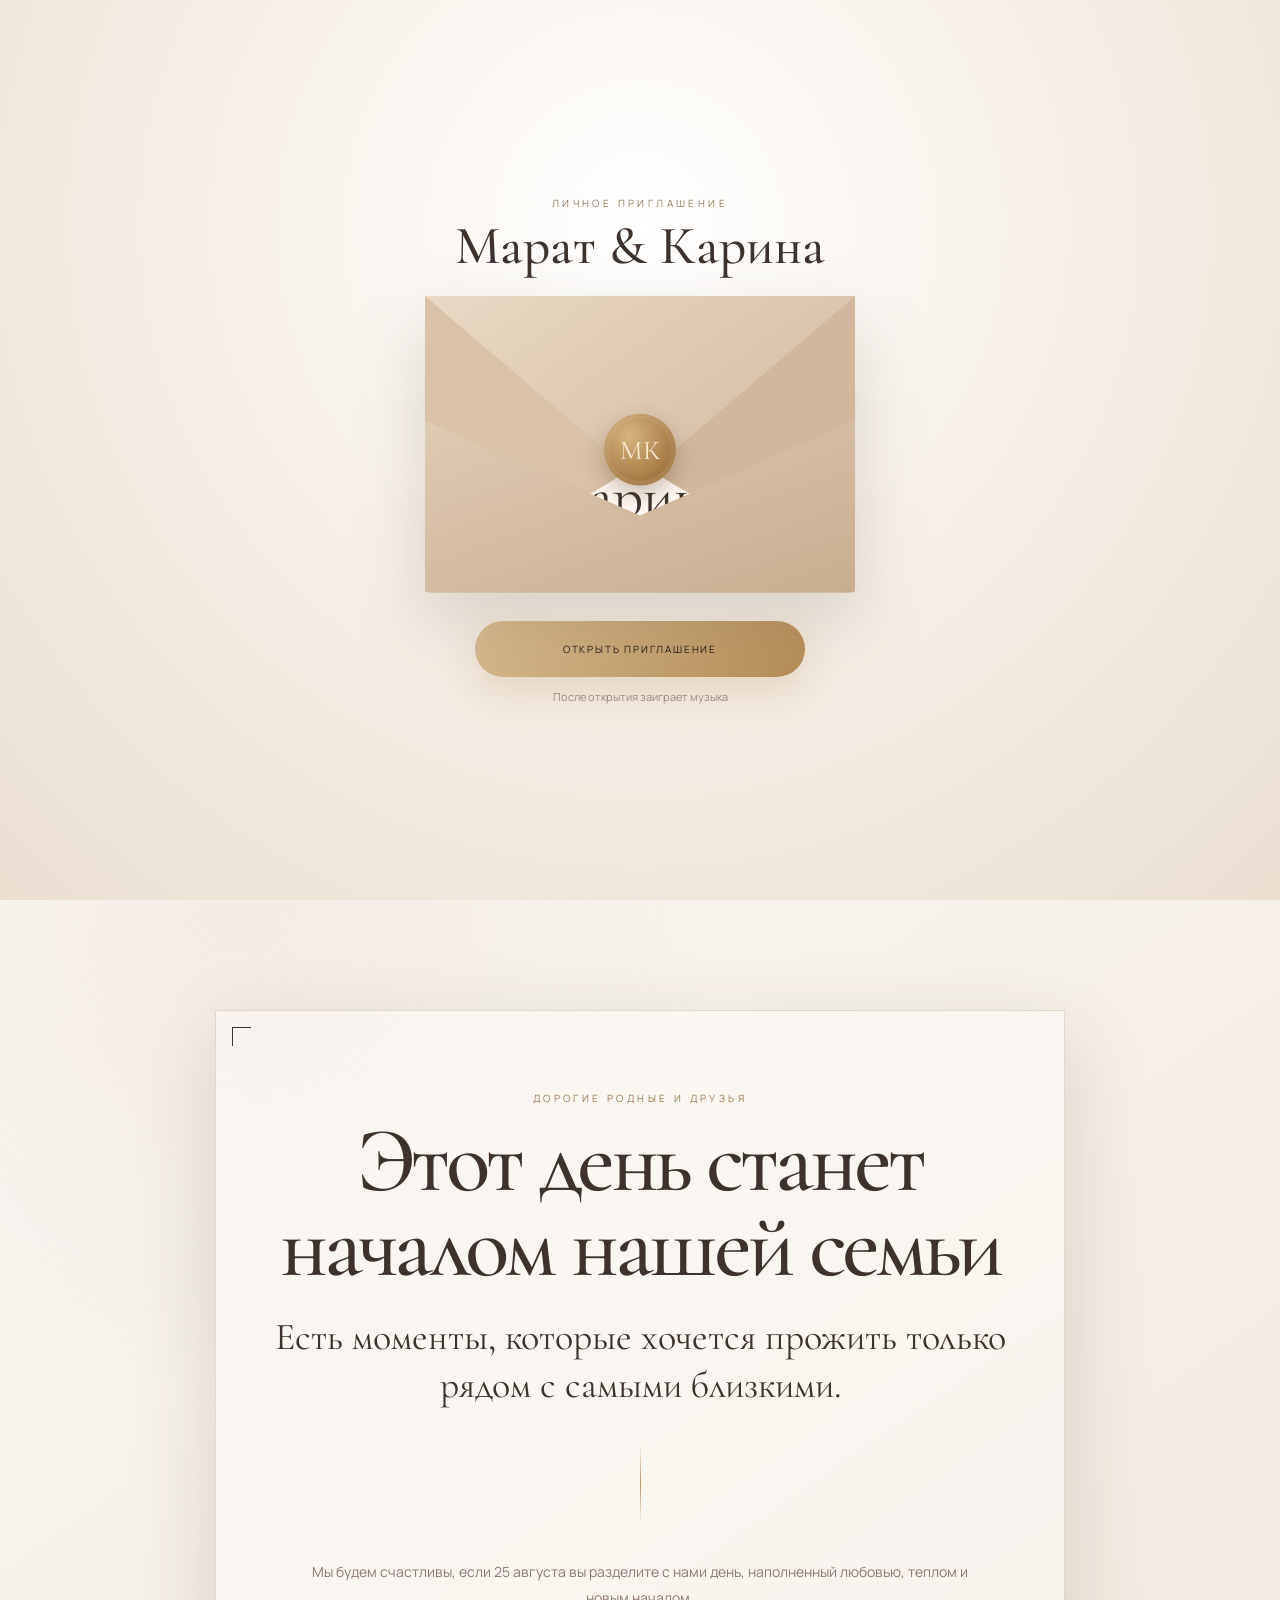
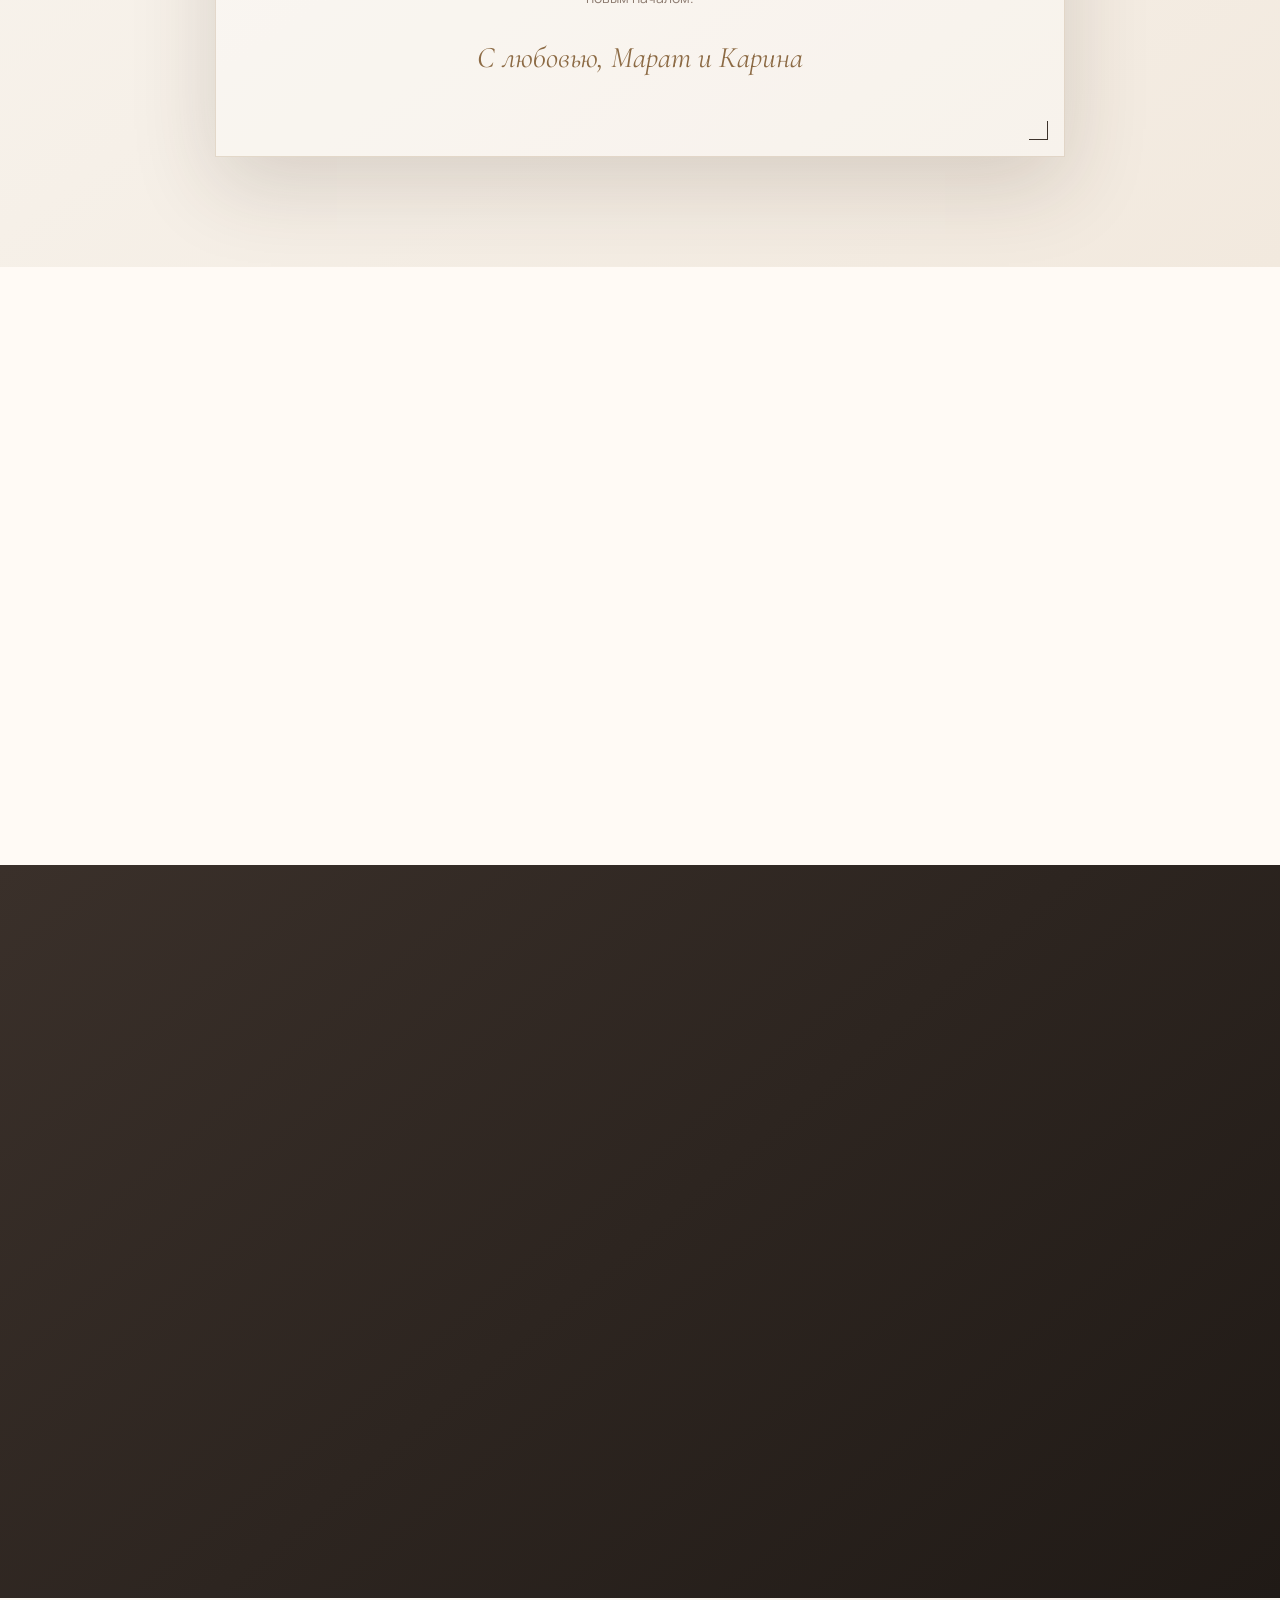
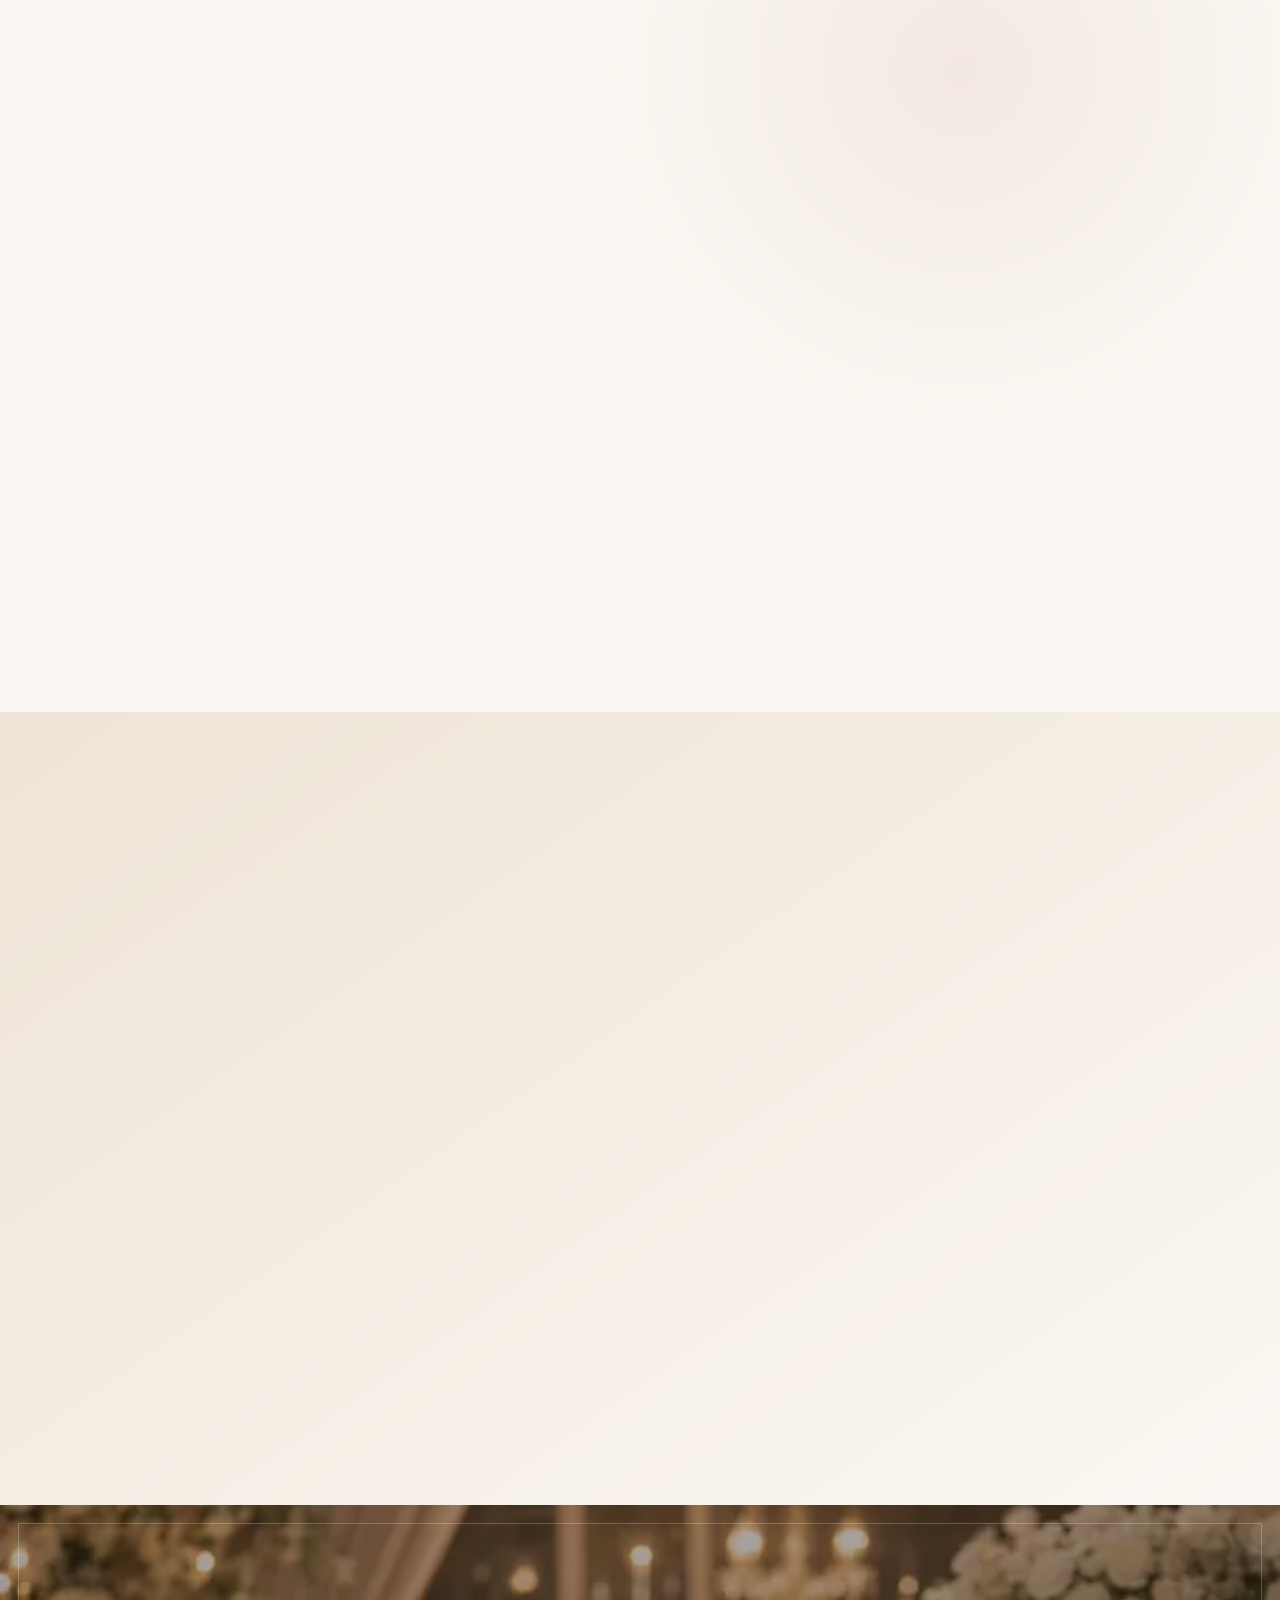
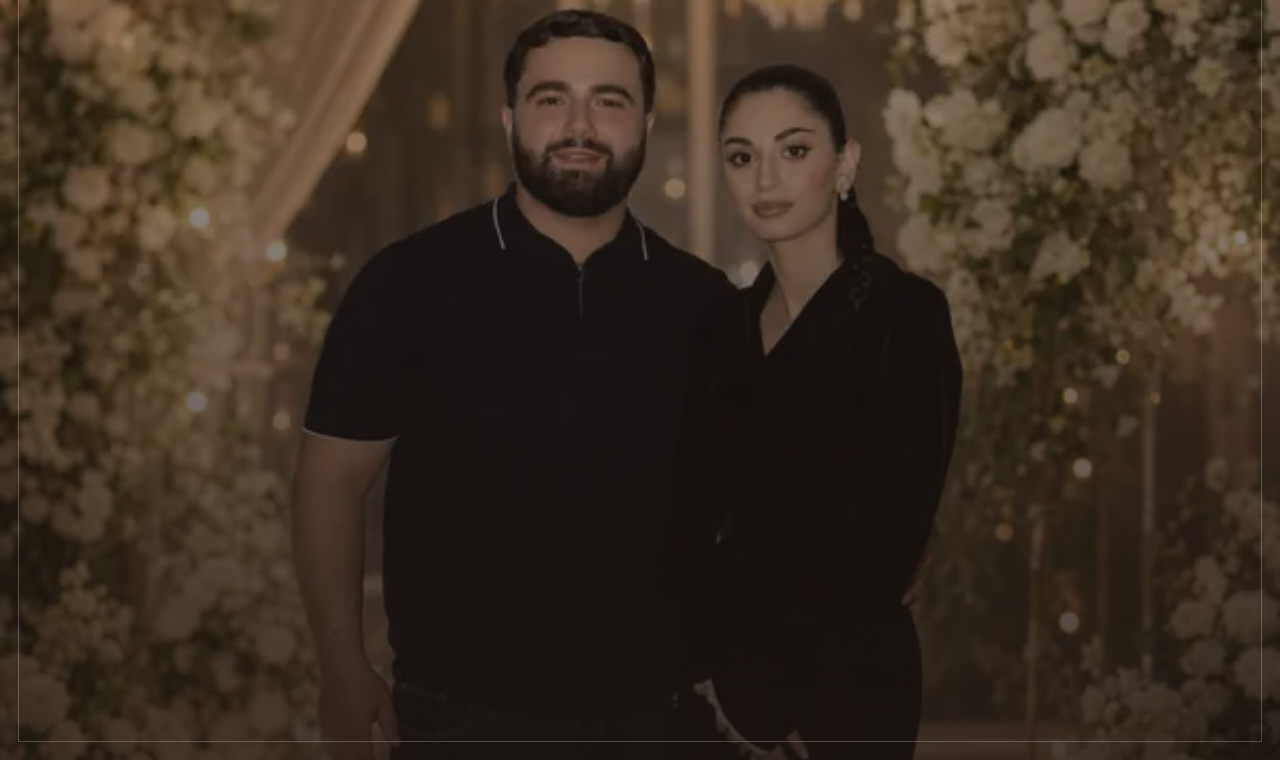
<file: index.html>
<!doctype html>
<html lang="ru">
<head>
<meta charset="utf-8">
<meta name="viewport" content="width=device-width,initial-scale=1,viewport-fit=cover">
<meta name="theme-color" content="#f3eee7">
<title>Марат & Карина — 25 августа 2026</title>
<style>
html,body{margin:0;height:100%;background:#f6efe7;color:#6e5b4f;font-family:Georgia,serif}
.loading{height:100%;display:grid;place-items:center;text-align:center;padding:24px}
.loading b{display:block;font-size:44px;font-weight:400;margin-bottom:14px}
.loading span{font:10px system-ui;letter-spacing:.28em;text-transform:uppercase}
</style>
</head>
<body>
<div class="loading"><div><b>Марат & Карина</b><span>открываем приглашение…</span></div></div>
<script>
Promise.all([
 fetch('parts/html01.txt').then(r=>{if(!r.ok)throw Error('html01');return r.text()}),
 fetch('parts/html02.txt').then(r=>{if(!r.ok)throw Error('html02');return r.text()}),
 fetch('parts/img01.txt').then(r=>{if(!r.ok)throw Error('img01');return r.text()}),
 fetch('parts/img02.txt').then(r=>{if(!r.ok)throw Error('img02');return r.text()}),
 fetch('parts/img03.txt').then(r=>{if(!r.ok)throw Error('img03');return r.text()}),
 fetch('parts/img04.txt').then(r=>{if(!r.ok)throw Error('img04');return r.text()})
]).then(([a,b,i1,i2,i3,i4])=>{
 const image=(i1+i2+i3+i4).replace(/\s/g,'');
 const page=(a+b).replaceAll('__HERO__','data:image/webp;base64,'+image);
 document.open();document.write(page);document.close();
}).catch(()=>{
 document.body.innerHTML='<div class="loading"><div><b>Марат & Карина</b><span>обновите страницу</span></div></div>';
});
</script>
</body>
</html>
</file>
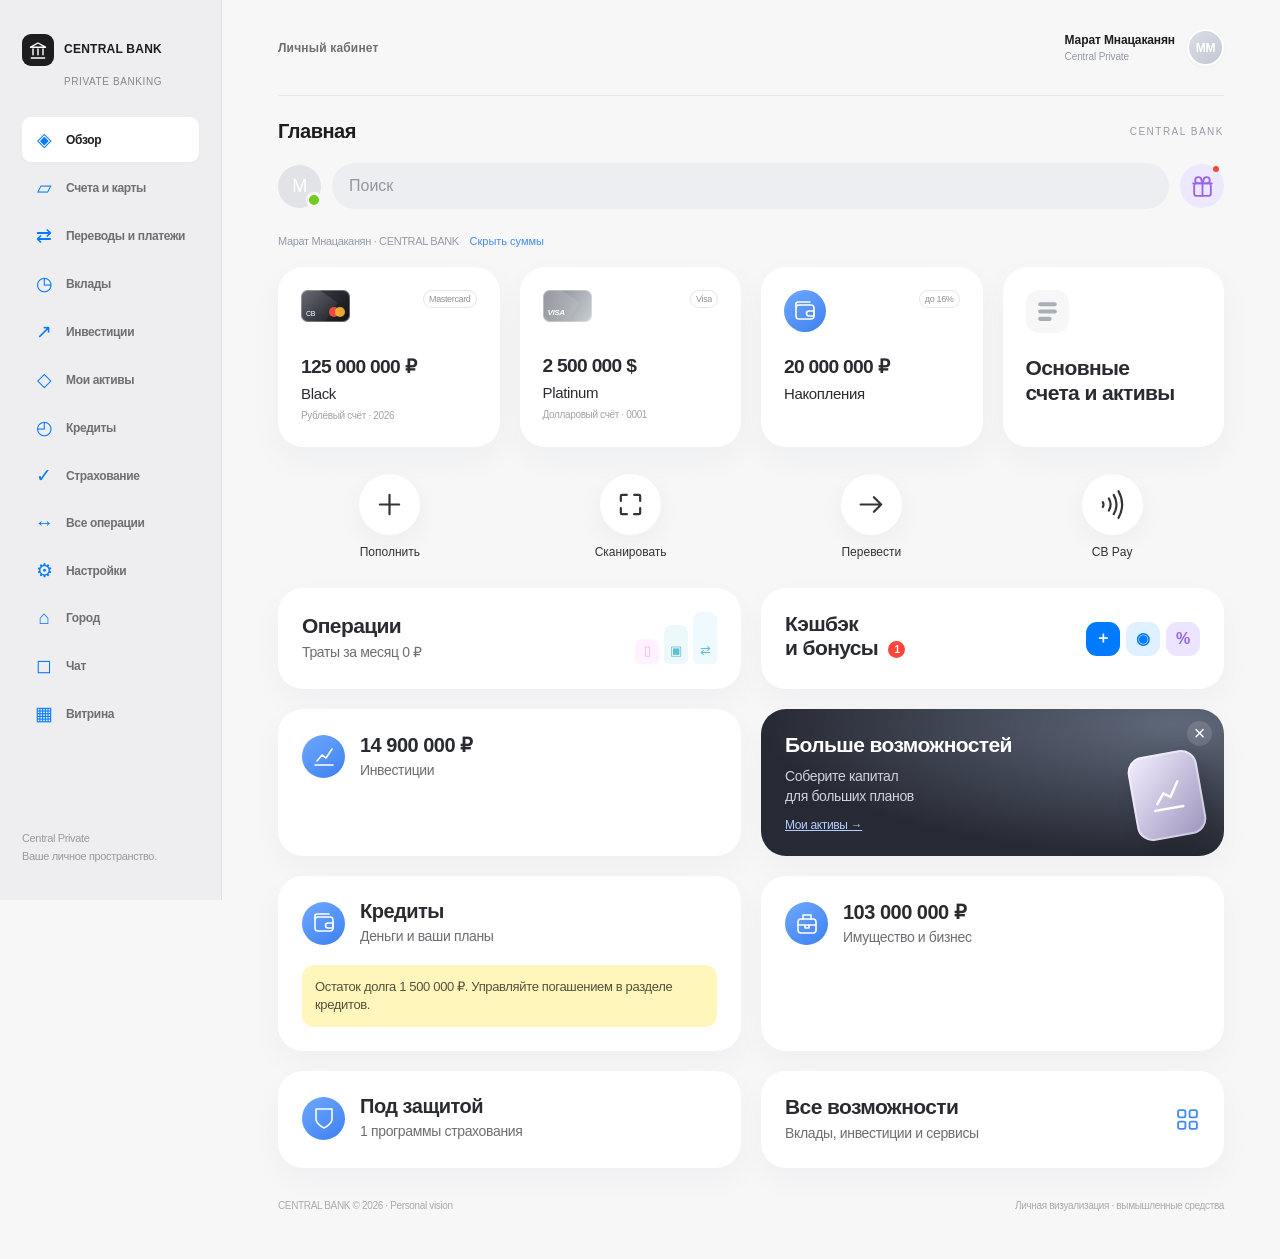
<file: central-bank/index.html>
<!doctype html>
<html lang="ru">
<head>
<meta charset="UTF-8"><meta name="viewport" content="width=device-width, initial-scale=1, maximum-scale=1, user-scalable=no, viewport-fit=cover"><meta name="theme-color" content="#f5f5f7">
<title>CENTRAL BANK — личный капитал</title>
<style>
:root{--bg:#f5f5f7;--panel:#fff;--text:#1d1d1f;--muted:#86868b;--line:#e7e7eb;--blue:#007aff;--gold:#007aff;--green:#248a3d}*{box-sizing:border-box}html{scroll-behavior:smooth}body{margin:0;color:var(--text);background:var(--bg);font:14px -apple-system,BlinkMacSystemFont,"SF Pro Display","Helvetica Neue",Arial,sans-serif;-webkit-font-smoothing:antialiased;letter-spacing:-.025em}button,input,select{font:inherit}button,a{-webkit-tap-highlight-color:transparent}button{cursor:pointer;color:inherit}button:focus-visible,a:focus-visible,input:focus-visible,select:focus-visible{outline:3px solid #007aff80;outline-offset:4px}button{transition:background .2s,transform .2s}button:active{transform:scale(.97)}svg{display:block}.ui-icon{width:21px;height:21px;stroke:currentColor;stroke-width:1.7;fill:none;stroke-linecap:round;stroke-linejoin:round;flex-shrink:0}aside{position:fixed;inset:0 auto 0 0;width:222px;border-right:1px solid #dedee5;background:#eeeef1;padding:34px 22px;display:flex;flex-direction:column;z-index:2}.brand{display:flex;gap:10px;align-items:center;font-size:12px;letter-spacing:.02em;font-weight:750;line-height:1.3}.brand br{display:none}.mark{width:32px;height:32px;display:grid;place-items:center;border-radius:9px;color:#fff;background:#1d1d1f}.mark .ui-icon{width:20px}.private{margin:10px 0 54px 42px;color:var(--muted);font-size:10px;letter-spacing:.06em}.nav{display:grid;gap:7px}.nav a{display:flex;gap:12px;align-items:center;color:#6e6e73;text-decoration:none;padding:12px 14px;border-radius:9px;font-weight:550;font-size:13px}.nav a.active{background:#fff;color:#1d1d1f;box-shadow:0 2px 5px #00000005}.nav a:hover{background:#ffffff99}.nav a.active .ui-icon{color:var(--blue)}.aside-bottom{margin-top:auto;color:#99999f;font-size:11px;line-height:1.7}.main{max-width:1520px;margin-left:222px;padding:0 56px 30px}header{height:96px;display:flex;align-items:center;justify-content:space-between;border-bottom:1px solid var(--line)}.eyebrow{font-size:12px;font-weight:550;letter-spacing:.015em;color:var(--muted)}.header-label{color:#6e6e73}.profile{display:flex;align-items:center;gap:12px}.profile-name{font-size:12px;font-weight:600;letter-spacing:-.01em}.profile small{display:block;color:var(--muted);font-size:10px;font-weight:400;margin-top:4px}.avatar{width:37px;height:37px;display:grid;place-items:center;border-radius:50%;background:linear-gradient(140deg,#dadde5,#c2c8d3);color:#fff;font-size:12px;font-weight:600;border:2px solid #fff;box-shadow:0 1px 4px #0000000a}.intro{margin:35px 0 26px;display:flex;align-items:center;justify-content:space-between}h1{font-size:39px;letter-spacing:-1.8px;line-height:1.1;margin:0 0 10px;font-weight:700}p{margin:0;color:var(--muted);line-height:1.5}.intro p{font-size:13px}.badge{font-size:10px;font-weight:600;color:#6e6e73;background:#e9e9ed;padding:7px 10px;border-radius:6px;letter-spacing:.03em}.wealth{position:relative;padding:7px 0 27px}.wealth-top{display:flex;align-items:center;gap:8px}.icon-btn{background:transparent;border:0;padding:5px;color:#a0a0a6}.icon-btn .ui-icon{width:17px;height:17px}.total{font-size:clamp(36px,4vw,58px);font-weight:650;letter-spacing:-2.4px;line-height:1.15;margin:10px 0 17px;font-variant-numeric:tabular-nums}.wealth-footer{display:flex;align-items:center;justify-content:space-between;gap:15px}.gain{display:flex;align-items:center;gap:6px;font-size:11px;color:#248a3d}.gain .ui-icon{width:14px;height:14px}.rate{font-size:11px;color:#99999f}.section-title{display:flex;justify-content:space-between;align-items:center;margin:10px 0 17px}h2{font-size:21px;font-weight:650;letter-spacing:-.7px;margin:0}.text-button{display:flex;align-items:center;gap:5px;background:none;border:0;color:var(--blue);font-size:12px;padding:7px 0}.text-button .ui-icon{width:14px;height:14px}.cards{display:grid;grid-template-columns:1fr 1fr;gap:24px}.card{position:relative;isolation:isolate;overflow:hidden;aspect-ratio:1.65;padding:25px 28px 23px;border-radius:19px;color:#37373c;background:radial-gradient(ellipse at 30% 0%,#fff 0%,transparent 50%),linear-gradient(120deg,#dddfe3,#f4f4f5 48%,#bfc2ca);box-shadow:0 16px 25px -15px #575b6470,inset 0 0 0 1px #fff9;display:flex;flex-direction:column;transition:transform .35s,box-shadow .35s;min-width:0}.card:before{content:'';position:absolute;inset:0;z-index:-1;opacity:.15;pointer-events:none;background-image:url("data:image/svg+xml,%3Csvg xmlns='http://www.w3.org/2000/svg' width='150' height='150'%3E%3Cfilter id='n'%3E%3CfeTurbulence type='fractalNoise' baseFrequency='.8' numOctaves='3' stitchTiles='stitch'/%3E%3C/filter%3E%3Crect width='100%25' height='100%25' opacity='.4' filter='url(%23n)'/%3E%3C/svg%3E")}.card:after{content:'';position:absolute;inset:-100% -30%;z-index:-1;background:linear-gradient(115deg,transparent 46%,#ffffff50 50%,transparent 54%);transform:translateX(-22%);pointer-events:none}.card:hover{transform:translateY(-5px);box-shadow:0 24px 32px -18px #575b6470}.card.dark{color:#f5f5f7;background:radial-gradient(ellipse at 0% 0%,#505157,transparent 60%),linear-gradient(125deg,#2e2f34,#121316 70%,#34353b);box-shadow:0 16px 25px -15px #1118,inset 0 0 0 1px #ffffff20}.card-top{display:flex;justify-content:space-between;align-items:center;font-size:11px;letter-spacing:1.2px;font-weight:650}.currency{font-size:10px;font-weight:500;letter-spacing:.6px;border:1px solid #00000020;border-radius:5px;padding:5px 7px}.dark .currency{border-color:#ffffff30;color:#b8b8bf}.card-label{font-size:10px;color:#71717a;margin-top:27px}.dark .card-label{color:#aaaab1}.card-balance{font-size:clamp(23px,2.7vw,36px);font-weight:550;letter-spacing:-1.2px;margin-top:7px;font-variant-numeric:tabular-nums;white-space:nowrap}.card-number{font-size:10px;letter-spacing:2px;margin-top:13px;color:#7d7d86}.dark .card-number{color:#93939b}.card-bottom{display:flex;align-items:end;justify-content:space-between;margin-top:auto;padding-top:20px;gap:8px}.card-bottom>span{font-size:9px;letter-spacing:1.3px;font-weight:500}.network{width:58px;height:27px;flex-shrink:0}.network.visa{width:57px;height:23px;fill:#f5f5f7}.actions{display:grid;grid-template-columns:repeat(3,1fr);gap:12px;margin:25px 0 0}.action{border:0;background:#fff;border-radius:13px;display:flex;align-items:center;justify-content:center;gap:10px;padding:18px 12px;font-size:12px;font-weight:550;box-shadow:0 2px 8px #00000003}.action:hover{background:#eaf2ff}.action i{color:var(--blue);font-style:normal}.action .ui-icon{width:19px;height:19px}.lower{display:grid;grid-template-columns:1.1fr 1fr;gap:23px;margin-top:31px}.panel{background:var(--panel);border:1px solid #ededf0;border-radius:17px;padding:25px}.panel-heading{display:flex;align-items:center;justify-content:space-between;gap:14px;margin-bottom:24px}.panel h2{font-size:17px;letter-spacing:-.5px}.period{font-size:9px;letter-spacing:.02em;color:var(--muted)}.chart{width:100%;height:115px;display:block}.chart-labels{display:flex;justify-content:space-between;font-size:8px;color:#aaaab0;letter-spacing:.03em;margin-top:13px}.chart-note{font-size:10px;color:#aaaab0;margin-top:17px}.transaction{display:flex;gap:11px;align-items:center;padding:14px 0;border-top:1px solid #f0f0f2}.transaction:first-child{border:0;padding-top:0}.transaction:last-child{padding-bottom:0}.tx-icon{width:34px;height:34px;display:grid;place-items:center;border-radius:10px;background:#f2f5fa;color:var(--blue);flex-shrink:0}.tx-icon .ui-icon{width:17px;height:17px}.tx-name{font-size:12px;font-weight:550}.tx-date{font-size:10px;color:#a0a0a6;margin-top:5px}.tx-amount{margin-left:auto;font-size:12px;color:#248a3d;font-weight:500;white-space:nowrap}.empty{font-size:12px;color:#a0a0a6;max-width:260px;line-height:1.7;padding:10px 0}footer{display:flex;align-items:center;justify-content:space-between;gap:15px;margin-top:30px;font-size:10px;color:#aaaab0;line-height:1.6}dialog{border:1px solid #ffffff90;border-radius:24px;padding:30px;width:min(440px,calc(100% - 32px));color:var(--text);background:#fafafdf5;box-shadow:0 25px 100px #0003;backdrop-filter:blur(30px)}dialog::backdrop{background:#12152555;backdrop-filter:blur(7px)}dialog h2{font-size:24px;margin-bottom:12px}dialog p{font-size:12px;margin-bottom:23px}label{display:block;font-size:12px;font-weight:500;margin:17px 0 8px}input,select{width:100%;border:1px solid #dddde3;background:#fff;border-radius:10px;color:var(--text);padding:13px;min-height:46px}.dialog-actions{display:flex;gap:10px;margin-top:25px}.primary{flex:1;background:var(--blue);color:#fff;border:0;border-radius:10px;padding:14px 20px;font-weight:600}.secondary{background:#e9e9ee;border:0;border-radius:10px;padding:14px 20px}.error{font-size:12px;color:#d33a30;margin-top:12px}#toast{position:fixed;bottom:25px;left:50%;transform:translateX(-50%);padding:15px 24px;color:#fff;background:#242426ec;backdrop-filter:blur(20px);border-radius:30px;font-size:12px;box-shadow:0 8px 25px #0002;z-index:5;max-width:calc(100% - 30px);text-align:center}#toast:empty{display:none}section{scroll-margin-top:25px}@keyframes appear{from{opacity:0;transform:translateY(15px)}to{opacity:1;transform:translateY(0)}}.intro,.wealth,.cards,.lower{animation:appear .6s both}.cards{animation-delay:.1s}.lower{animation-delay:.2s}@media(min-width:1500px){.main{padding-left:80px;padding-right:80px}}@media(max-width:1100px){aside{width:190px;padding:30px 16px}.main{margin-left:190px;padding:0 30px 25px}.card{padding:21px;aspect-ratio:auto;min-height:230px}.card-balance{font-size:26px}.card-label{margin-top:22px}.lower{grid-template-columns:1fr}.brand{font-size:10px}.cards{gap:17px}.total{font-size:46px}}@media(max-width:700px){aside{position:static;width:auto;border:0;border-bottom:1px solid #e5e5ea;background:#f5f5f7;padding:18px 22px;flex-direction:row}.brand{font-size:11px;letter-spacing:.06em}.mark{width:28px;height:28px;border-radius:8px}.private,.nav,.aside-bottom{display:none}.main{margin:0;padding:0 22px 25px}header{height:76px}.header-label{font-size:10px}.profile-name{font-size:11px}.profile small{font-size:9px}.profile{gap:9px}.avatar{width:33px;height:33px;font-size:10px}.intro{margin:28px 0 23px}h1{font-size:34px;letter-spacing:-1.5px}.intro p{font-size:12px}.badge{font-size:8px;padding:6px 8px}.wealth{padding:0 0 24px}.total{font-size:40px;letter-spacing:-1.9px;margin:10px 0 14px}.wealth-footer{align-items:start;flex-direction:column;gap:9px}.gain,.rate{font-size:10px}.section-title{margin:7px 0 15px}h2{font-size:21px}.text-button{font-size:11px}.cards{grid-template-columns:1fr;gap:20px}.card{padding:25px 27px 23px;aspect-ratio:1.62;min-height:218px;border-radius:18px}.card-top{font-size:10px}.card-label{margin-top:23px;font-size:10px}.card-balance{font-size:32px}.card-number{margin-top:10px}.card-bottom{padding-top:20px}.card-bottom>span{font-size:9px}.actions{gap:8px;margin-top:22px}.action{flex-direction:column;gap:10px;padding:17px 5px;font-size:10px;border-radius:13px}.action .ui-icon{width:22px;height:22px}.lower{gap:16px;margin-top:26px}.panel{padding:23px;border-radius:17px}.panel-heading{margin-bottom:22px}.panel h2{font-size:17px}.period{font-size:8px}footer{flex-direction:column;gap:4px;align-items:start;margin-top:25px;font-size:9px}.empty{max-width:none}}@media(max-width:360px){.main{padding-left:16px;padding-right:16px}.total{font-size:35px}.card-balance{font-size:29px}.card{padding:23px}.profile-name{font-size:10px}.panel{padding:20px}}@media(prefers-reduced-motion:reduce){html{scroll-behavior:auto}*,*:before,*:after{animation:none!important;transition:none!important}}
</style>
<link rel="stylesheet" href="services.css?v=12"><link rel="stylesheet" href="experience.css?v=12">
<link rel="stylesheet" href="features.css?v=12"><link rel="manifest" href="manifest.webmanifest?v=12"><link rel="apple-touch-icon" sizes="180x180" href="icons/shield-180.png?v=12"><link rel="icon" href="icons/shield-192.png?v=12"><meta name="apple-mobile-web-app-capable" content="yes"><meta name="apple-mobile-web-app-title" content="C Bank"><meta name="apple-mobile-web-app-status-bar-style" content="default"></head>
<body>
<dialog id="welcomeScreen" class="welcome-screen" open aria-label="Центробанк — вход"><div class="welcome-content" tabindex="-1" autofocus><img class="welcome-center-shield" src="icons/shield-192.png?v=12" width="112" height="112" alt="Щит C Bank" fetchpriority="high"></div><div class="welcome-bottom"><div class="welcome-spinner" aria-hidden="true"></div><div id="welcomeAuth" hidden><button id="welcomeFace" type="button">Войти с Face ID / ключом</button><button id="welcomePinToggle" type="button">Ввести резервный код</button><form id="welcomePinForm" hidden><label for="welcomePin">Код входа</label><input id="welcomePin" type="password" inputmode="numeric" pattern="[0-9]{6}" minlength="6" maxlength="6" autocomplete="current-password" required><button type="submit">Открыть C Bank</button></form></div><p id="welcomeAuthMessage" role="status"></p><button class="welcome-skip" type="button">Открыть приложение</button></div></dialog><script src="launch.js?v=12"></script>
<aside><div><div class="brand"><span class="mark"><svg class="ui-icon" viewBox="0 0 24 24" aria-hidden="true"><path d="m3 8 9-5 9 5M4 21h16M6 10v7m6-7v7m6-7v7M3 8h18"/></svg></span><span>CENTRAL<br> BANK</span></div><div class="private">PRIVATE BANKING</div></div><nav class="nav" aria-label="Разделы банка"><a href="#overview" data-route="overview"><span aria-hidden="true">◈</span>Обзор</a><a href="#accounts" data-route="accounts"><span aria-hidden="true">▱</span>Счета и карты</a><a href="#payments" data-route="payments"><span aria-hidden="true">⇄</span>Переводы и платежи</a><a href="#deposits" data-route="deposits"><span aria-hidden="true">◷</span>Вклады</a><a href="#investments" data-route="investments"><span aria-hidden="true">↗</span>Инвестиции</a><a href="#assets" data-route="assets"><span aria-hidden="true">◇</span>Мои активы</a><a href="#loans" data-route="loans"><span aria-hidden="true">◴</span>Кредиты</a><a href="#insurance" data-route="insurance"><span aria-hidden="true">✓</span>Страхование</a><a href="#history" data-route="history"><span aria-hidden="true">↔</span>Все операции</a><a href="#settings" data-route="settings"><span aria-hidden="true">⚙</span>Настройки</a></nav><div class="aside-bottom">Central Private<br>Ваше личное пространство.</div></aside>
<main class="main" id="overview">
<header><div class="eyebrow header-label">Личный кабинет</div><div class="profile"><div class="profile-name">Марат Мнацаканян<small>Central Private</small></div><div class="avatar">ММ</div></div></header>
<div id="overviewPage"><div id="legacyOverview"><section class="intro"><div><h1>Ваш Wallet.</h1><p>Марат, всё важное — в одном месте.</p></div><span class="badge">PRIVATE</span></section>
<section class="wealth" aria-label="Общий капитал"><div class="wealth-top"><span class="eyebrow">Общий баланс</span><button class="icon-btn" id="visibility" aria-label="Скрыть балансы" aria-pressed="false"><svg class="ui-icon" viewBox="0 0 24 24" aria-hidden="true"><path d="M2 12s4-7 10-7 10 7 10 7-4 7-10 7S2 12 2 12Z"/><circle cx="12" cy="12" r="3"/></svg></button></div><div class="total" id="total"></div><div class="wealth-footer"><span class="gain"><svg class="ui-icon" viewBox="0 0 24 24" aria-hidden="true"><path d="m4 16 6-6 4 4 6-10m-6 0h6v6"/></svg>Личный капитал</span><span class="rate">Расчётный курс · 1 USD = 95 ₽</span></div></section>
<section id="cards"><div class="section-title"><h2>Мои карты</h2><button class="text-button" id="edit">Настроить</button></div><div class="cards"><article class="card"><div class="card-top"><span>CENTRAL BANK</span><span class="currency">RUB</span></div><div class="card-label">Рублёвый счёт</div><div class="card-balance" id="rubBalance"></div><div class="card-number">•••• 2026</div><div class="card-bottom"><span>MARAT MNATSAKANYAN</span><svg class="network" viewBox="0 0 70 42" role="img" aria-label="Mastercard"><circle cx="26" cy="21" r="20" fill="#eb001b"/><circle cx="45" cy="21" r="20" fill="#f79e1b"/><path d="M35.5 3.4a20 20 0 0 1 0 35.2 20 20 0 0 1 0-35.2" fill="#ff5f00"/></svg></div></article><article class="card dark"><div class="card-top"><span>CENTRAL BANK</span><span class="currency">USD</span></div><div class="card-label">Долларовый счёт</div><div class="card-balance" id="usdBalance"></div><div class="card-number">•••• 0001</div><div class="card-bottom"><span>MARAT MNATSAKANYAN</span><svg class="network visa" viewBox="0 0 100 33" role="img" aria-label="Visa"><path d="M38 1 24 32H13L5 8C4 5 2 4 0 3V1h17l6 22L32 1zm4 0h9l-6 31h-9zm36 1-2 7c-3-1-5-2-8-2-3 0-5 1-5 3 0 4 14 4 14 12 0 7-6 11-15 11-4 0-8-1-11-2l2-7c3 2 6 2 9 2 3 0 5-1 5-3 0-4-14-4-14-12C53 4 59 0 68 0c4 0 7 1 10 2zm15-1h7v31h-8l-1-5H81l-2 5h-9L85 4c1-2 3-3 8-3zm-1 8-7 12h7z"/></svg></div></article></div></section>
<div class="actions"><button class="action" id="add"><i><svg class="ui-icon" viewBox="0 0 24 24" aria-hidden="true"><path d="M12 5v14M5 12h14"/></svg></i>Пополнить</button><button class="action" id="transfer"><i><svg class="ui-icon" viewBox="0 0 24 24" aria-hidden="true"><path d="M4 8h16m-4-4 4 4-4 4M20 16H4m4-4-4 4 4 4"/></svg></i>Обменять валюту</button><button class="action" id="reset"><i><svg class="ui-icon" viewBox="0 0 24 24" aria-hidden="true"><path d="M3 11a9 9 0 1 1 2 7M3 5v6h6"/></svg></i>Начать заново</button></div>
<div class="lower"><section class="panel"><div class="panel-heading"><h2>Ваши возможности</h2><span class="period">ВЗГЛЯД В БУДУЩЕЕ</span></div><svg class="chart" viewBox="0 0 500 135" preserveAspectRatio="none" role="img" aria-label="Декоративный график роста капитала"><defs><linearGradient id="fill" x1="0" y1="0" x2="0" y2="1"><stop stop-color="#007aff" stop-opacity=".2"/><stop offset="1" stop-color="#007aff" stop-opacity="0"/></linearGradient></defs><path d="M0 35H500M0 80H500M0 125H500" stroke="#f0f0f4" fill="none"/><path d="M0 122 C35 122 40 105 65 109 S100 88 130 92 S170 70 200 78 S240 52 270 60 S310 42 335 46 S375 22 400 28 S460 10 500 5 V135 H0Z" fill="url(#fill)"/><path d="M0 122 C35 122 40 105 65 109 S100 88 130 92 S170 70 200 78 S240 52 270 60 S310 42 335 46 S375 22 400 28 S460 10 500 5" stroke="#007aff" stroke-width="2" fill="none"/></svg><div class="chart-labels"><span>МЕЧТА</span><span>НАМЕРЕНИЕ</span><span>ДЕЙСТВИЕ</span><span>БУДУЩЕЕ</span></div><div class="chart-note">Визуализация роста вашего капитала.</div></section><section class="panel" id="history"><div class="panel-heading"><h2>История операций</h2><span class="period" id="txCount"></span></div><div id="transactions"></div></section></div>
</div><div id="homeDashboard"></div></div><div id="routePage" hidden></div><footer><span>CENTRAL BANK © <span id="year"></span> · Personal vision</span><span>Личная визуализация · вымышленные средства</span></footer>
</main><nav id="bottomNav" aria-label="Основная навигация"></nav>
<dialog id="modal"><form id="form"><h2 id="modalTitle"></h2><p id="modalDescription"></p><div id="fields"></div><div class="error" id="error" role="alert"></div><div class="dialog-actions"><button class="secondary" type="button" id="cancel">Отмена</button><button class="primary" type="submit">Сохранить</button></div></form></dialog><div id="toast" role="status"></div>
<script src="vendor/jsQR.js?v=12"></script><script src="vendor/qrcode.js?v=12"></script><script src="app.js?v=12"></script><script src="features.js?v=12"></script><script src="pay.js?v=12"></script><script src="auth-ui.js?v=12"></script>
</body></html>
</file>
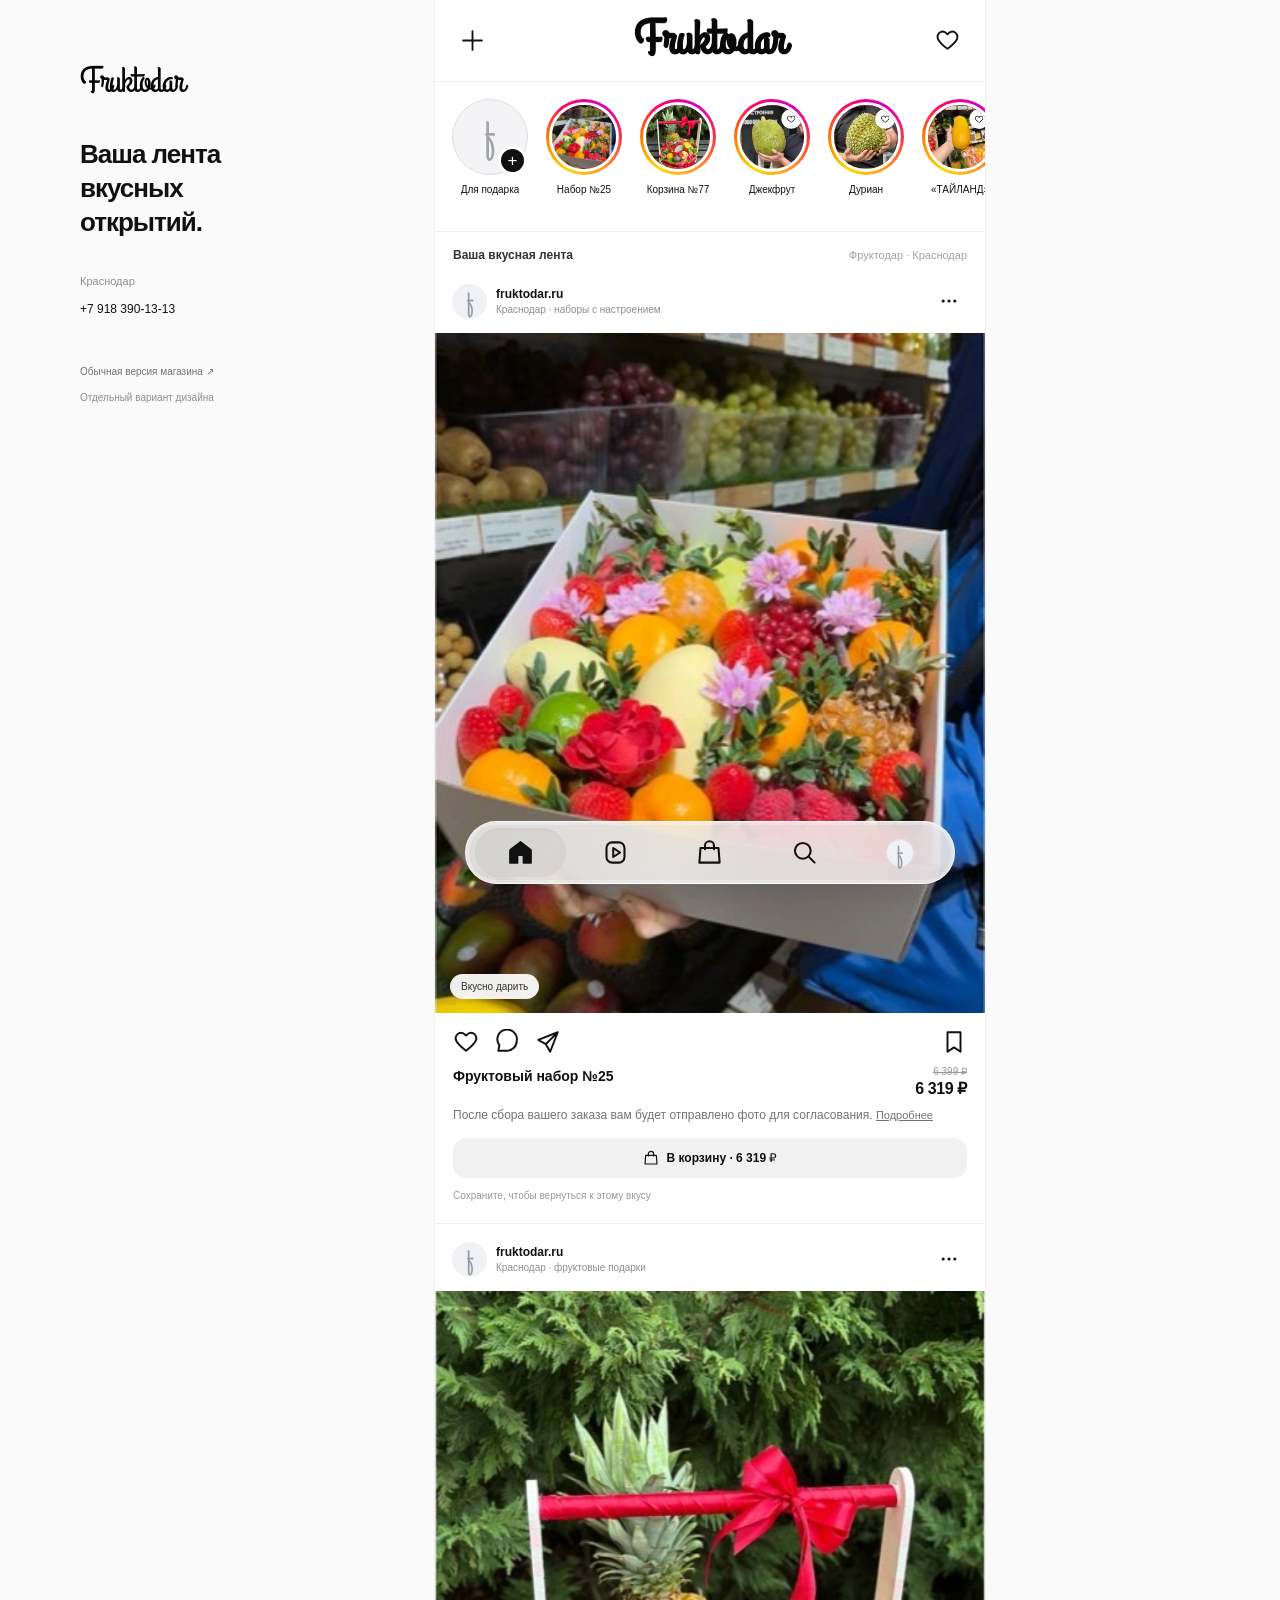
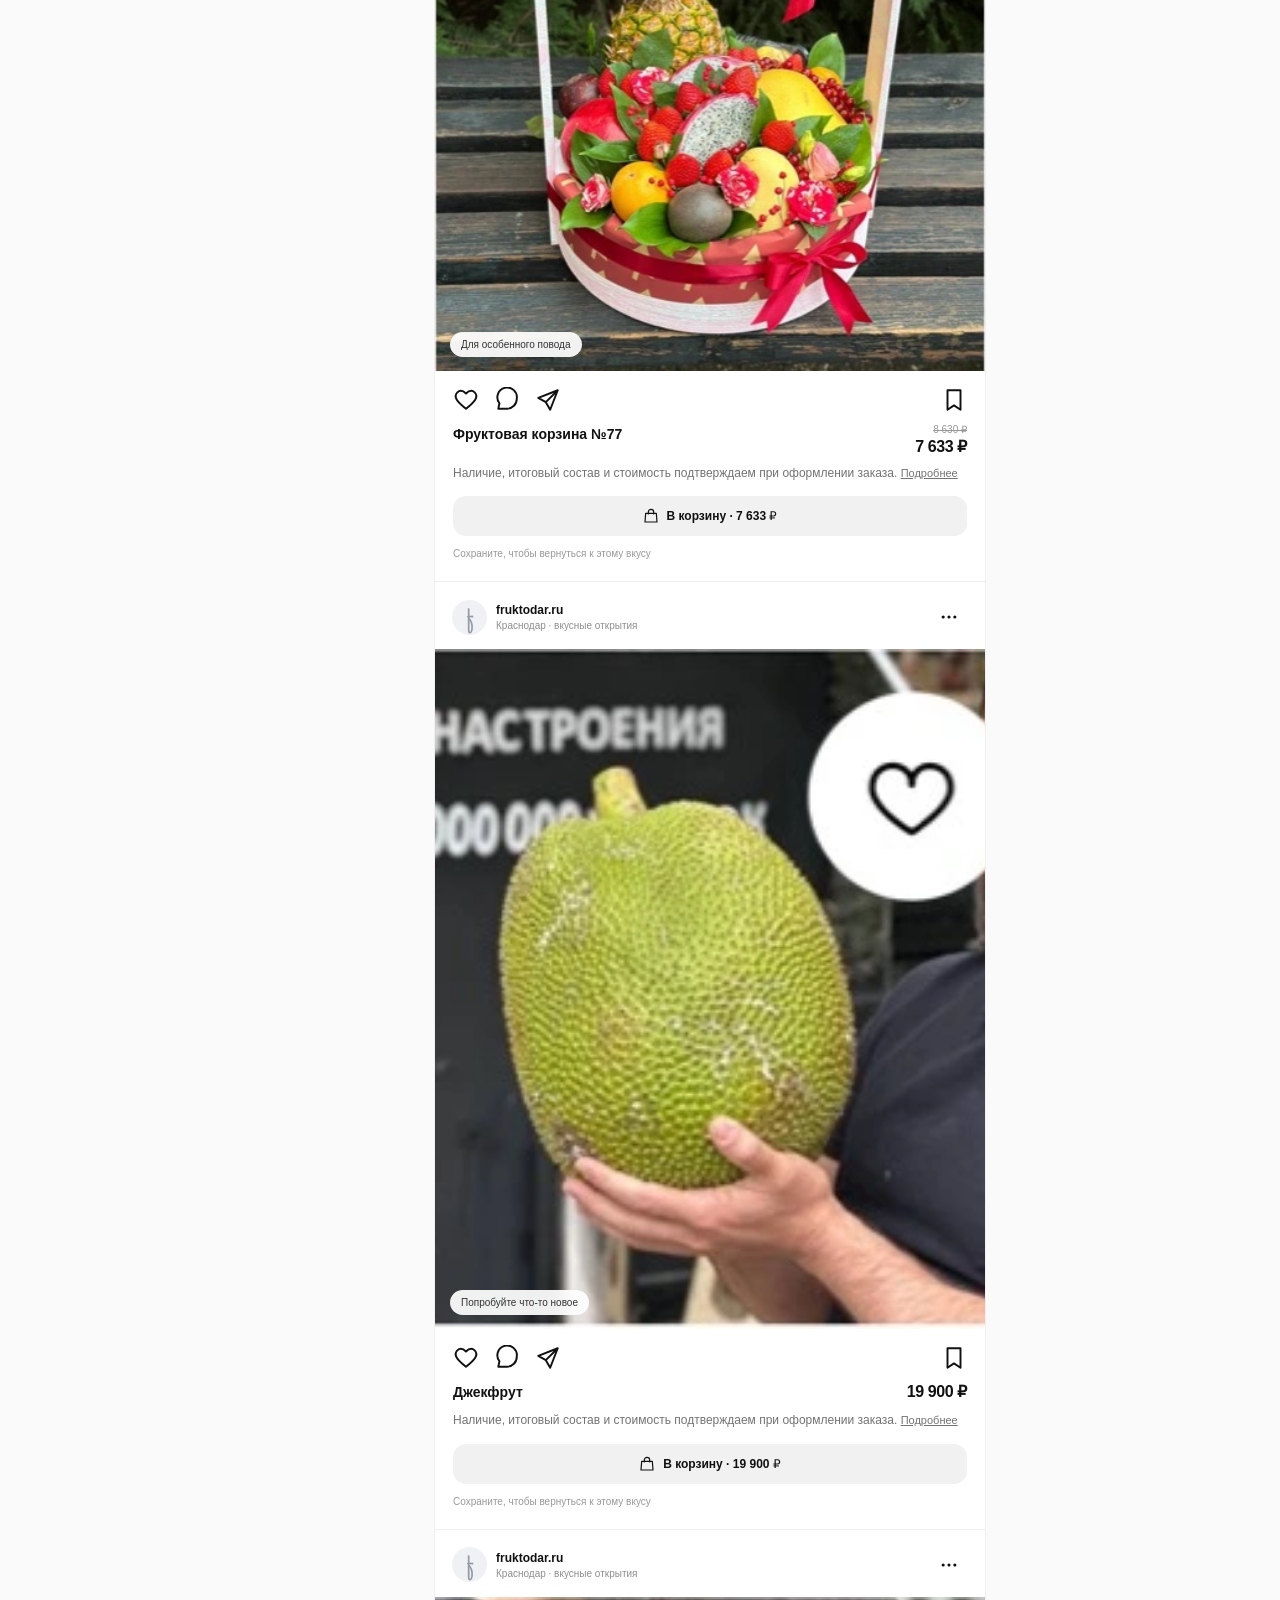
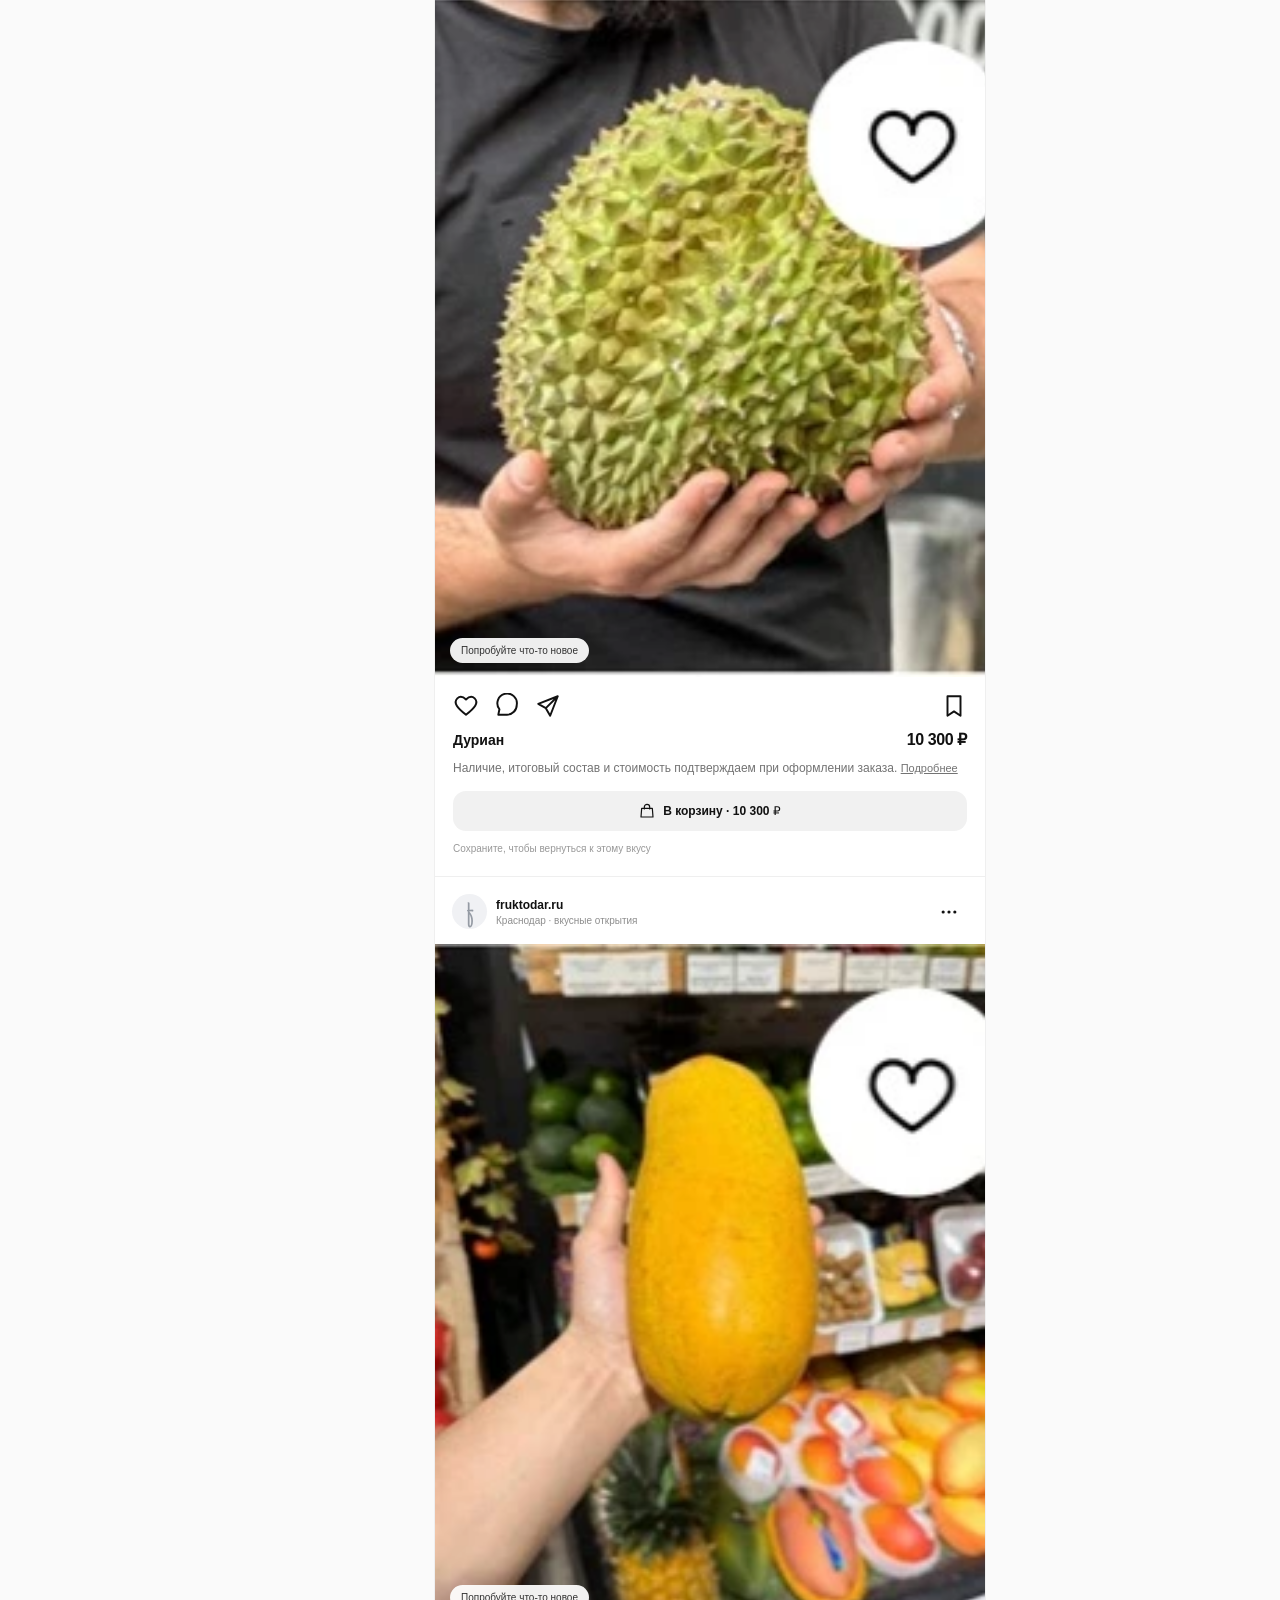
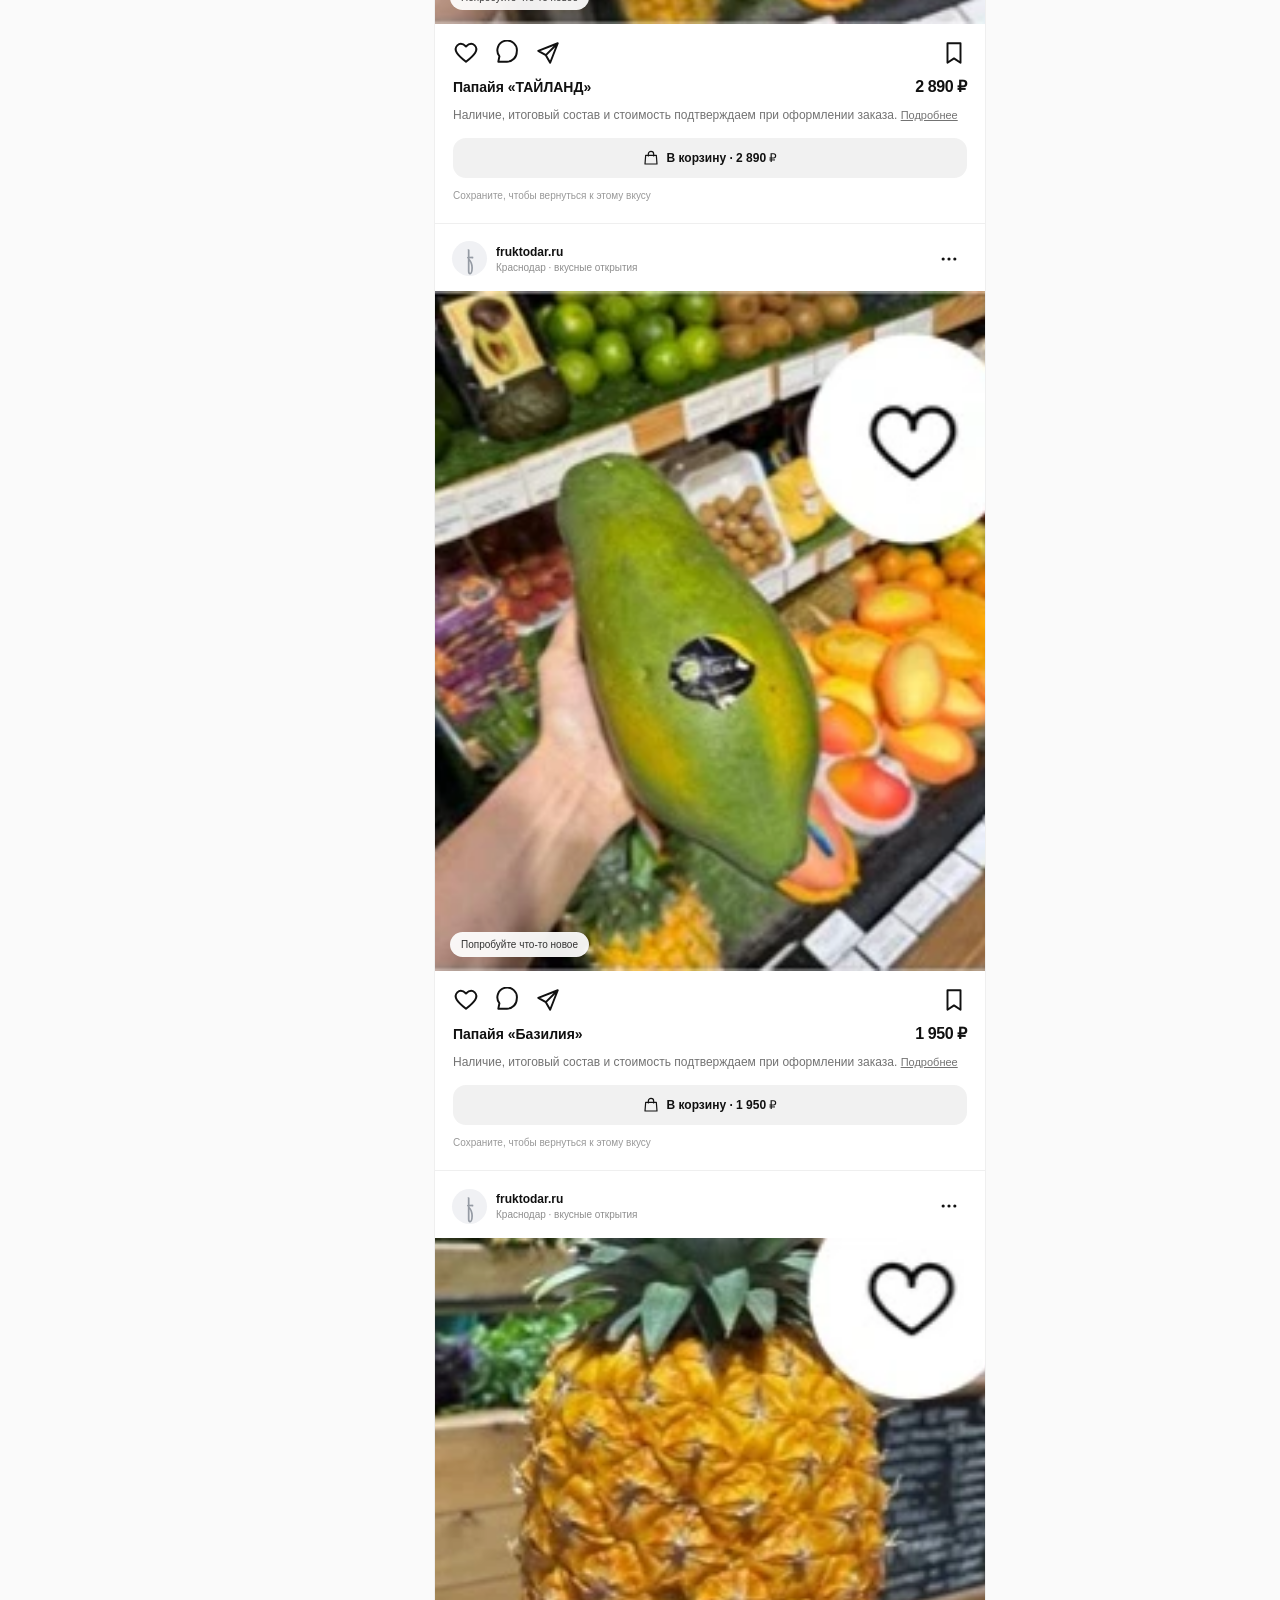
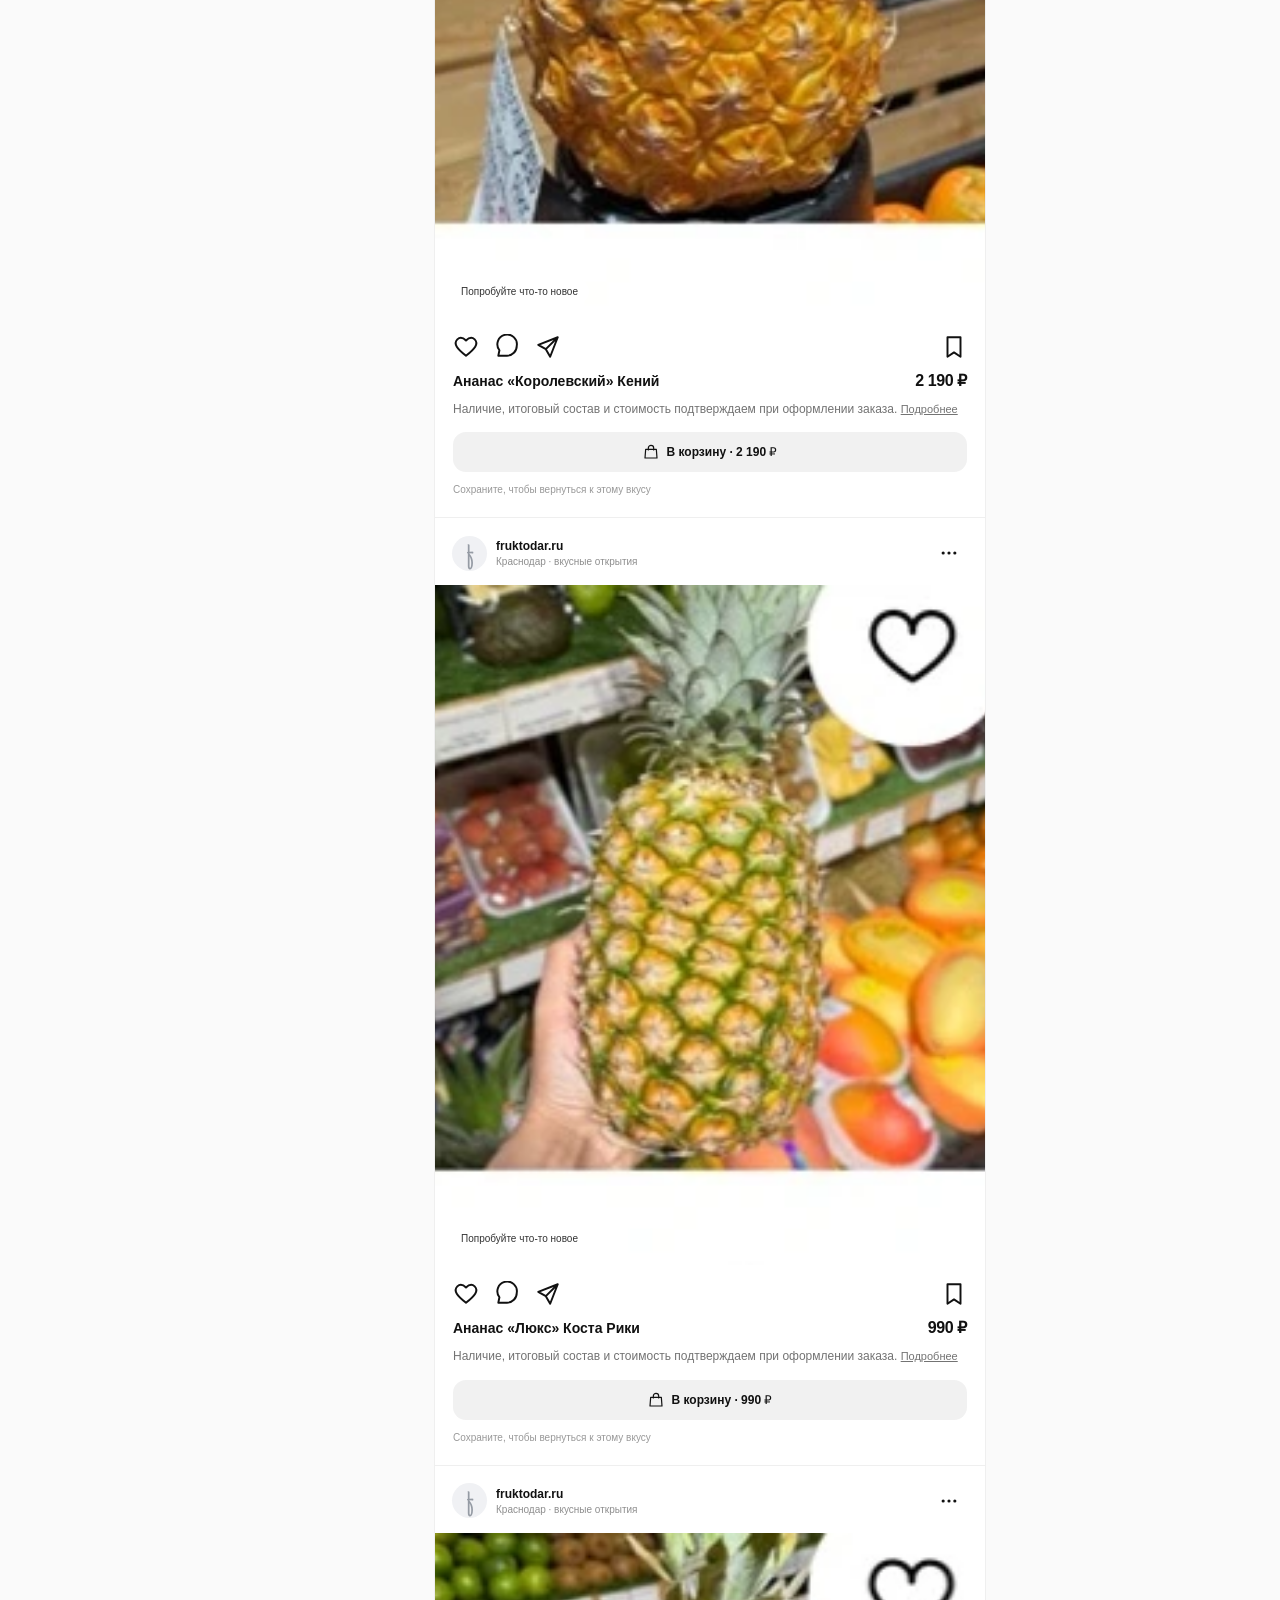
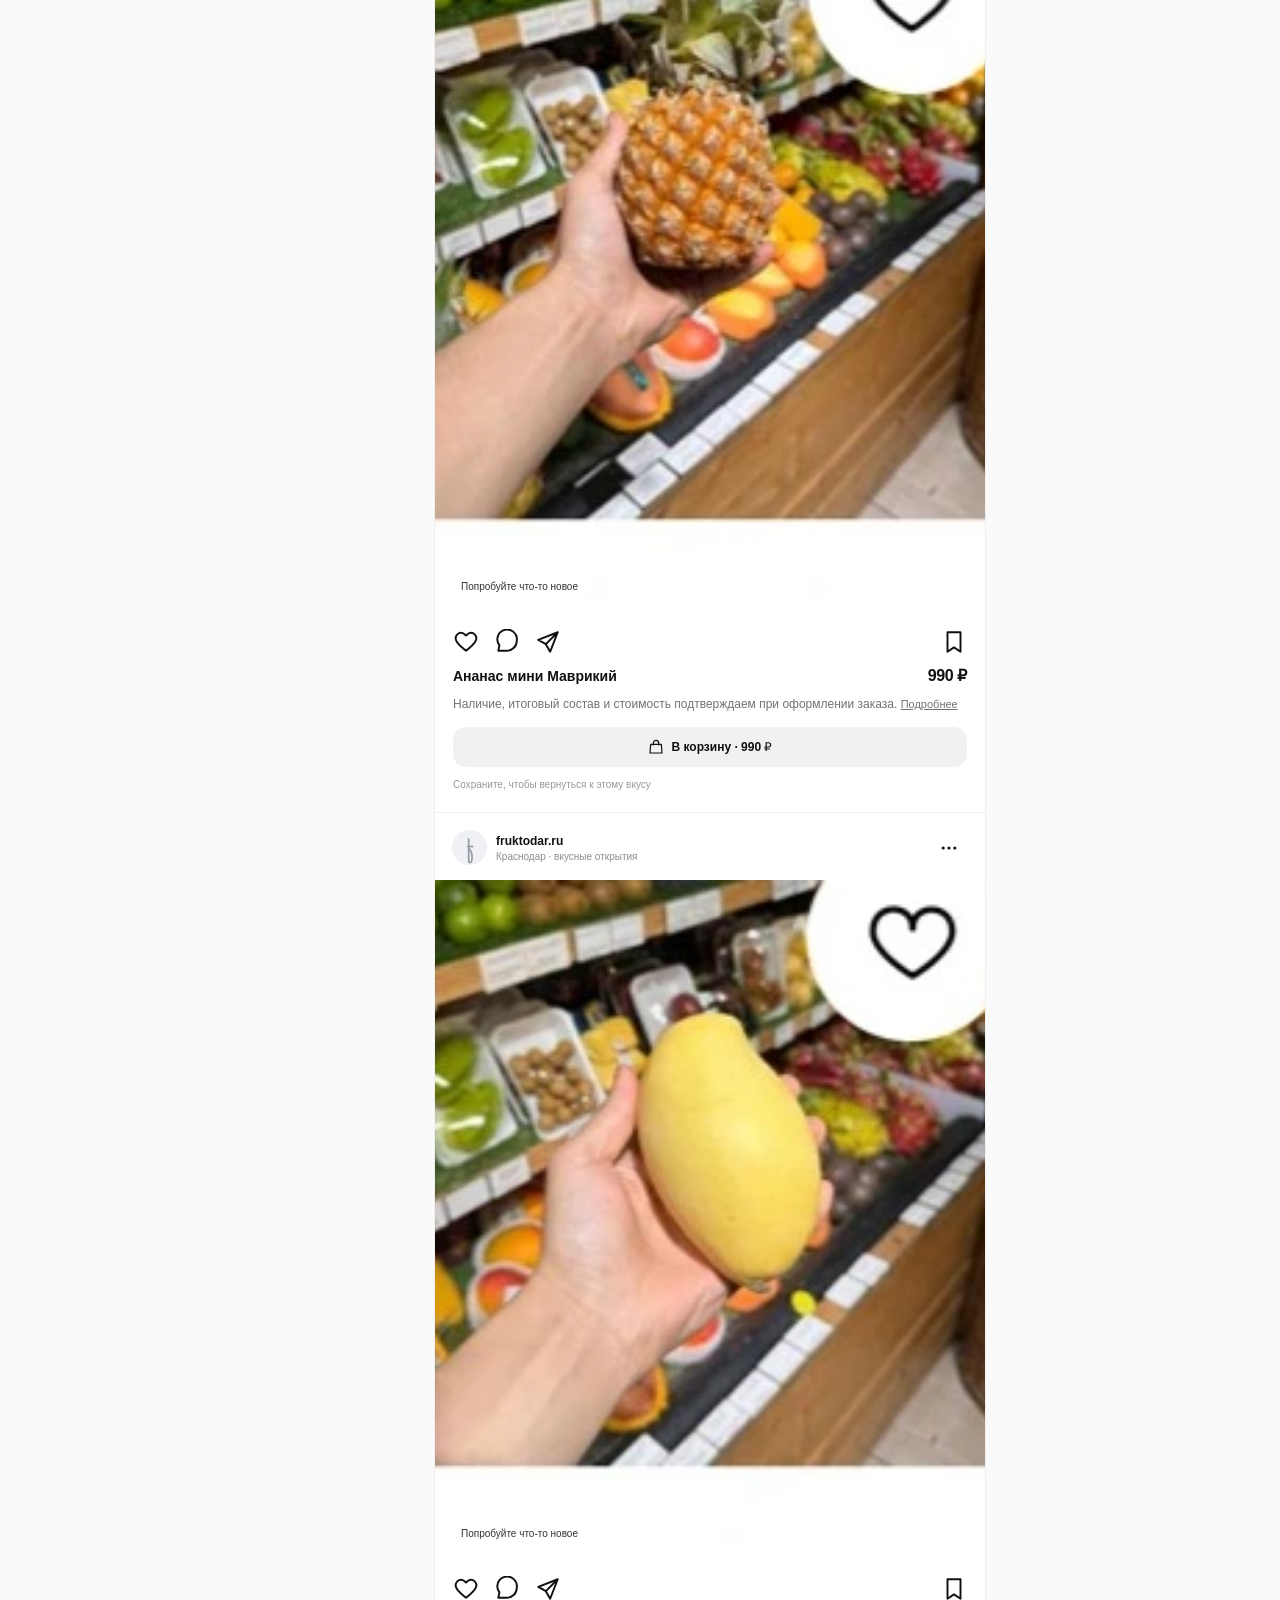
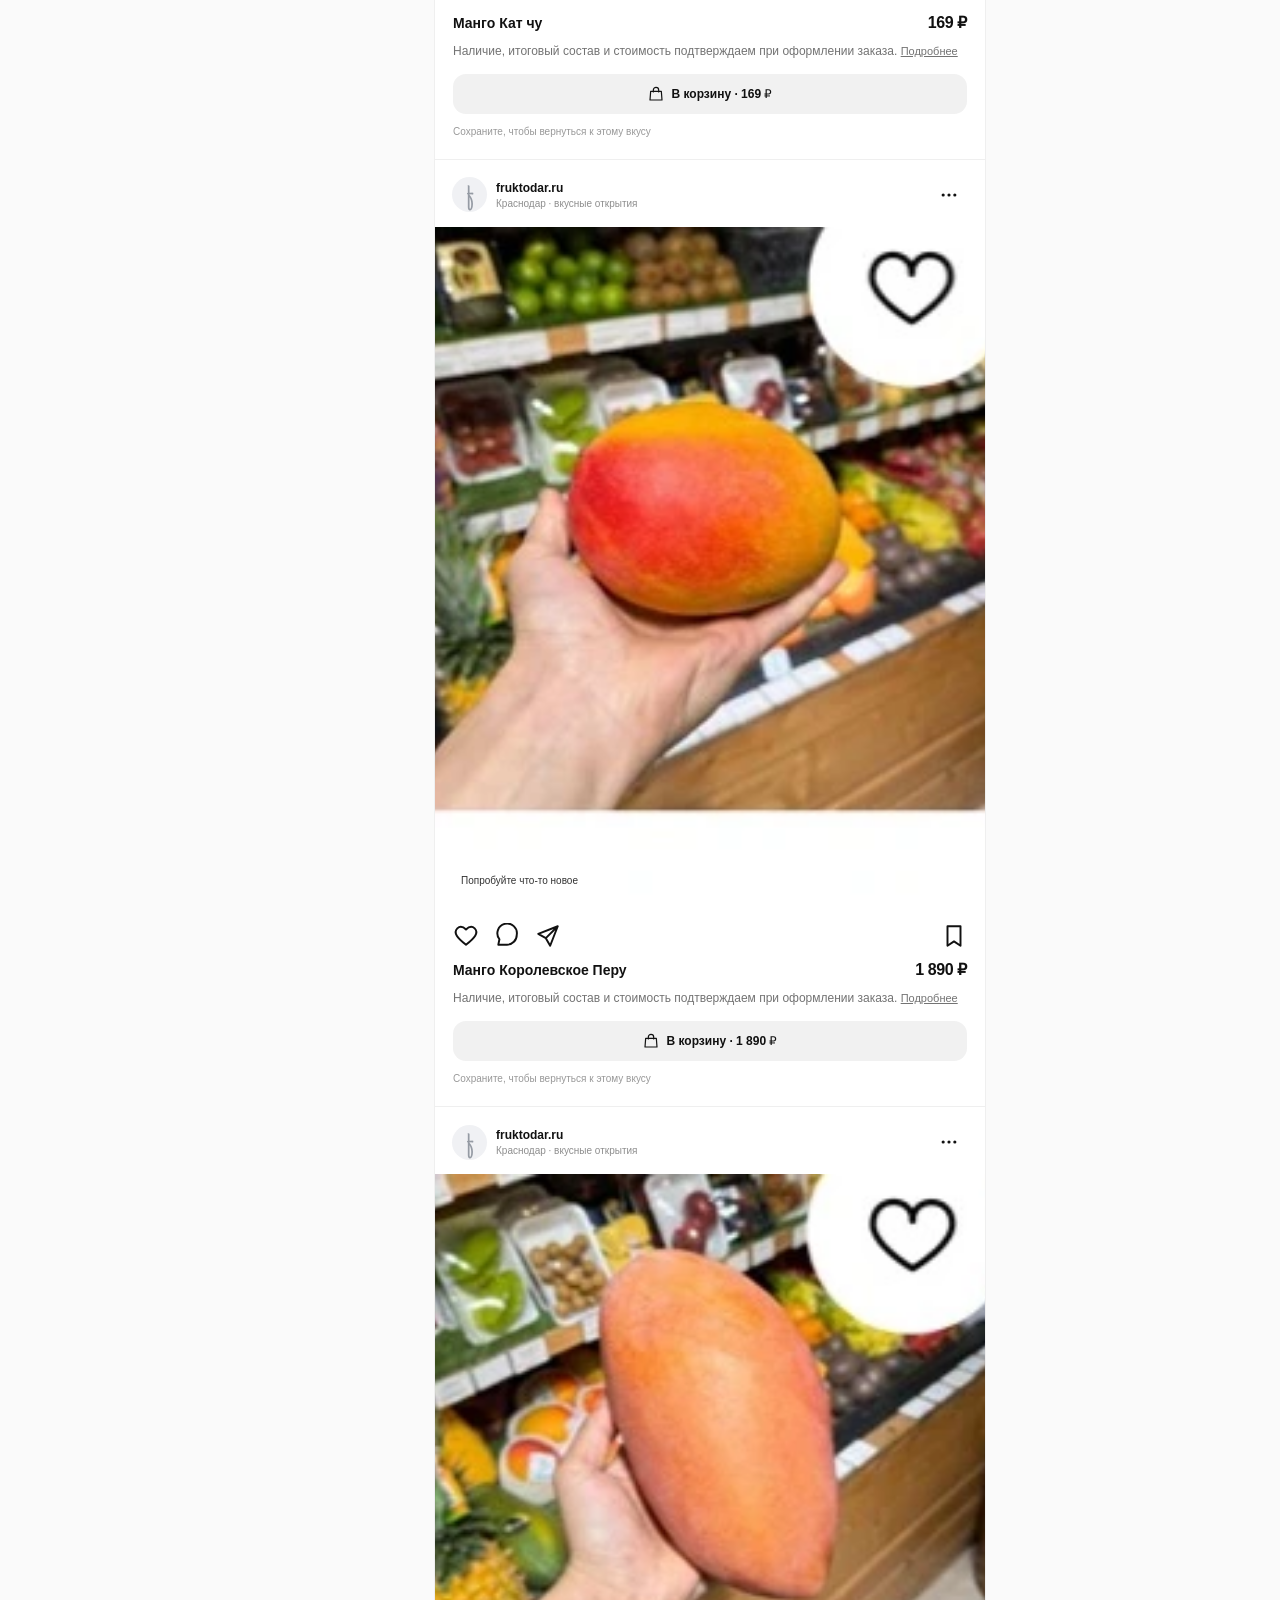
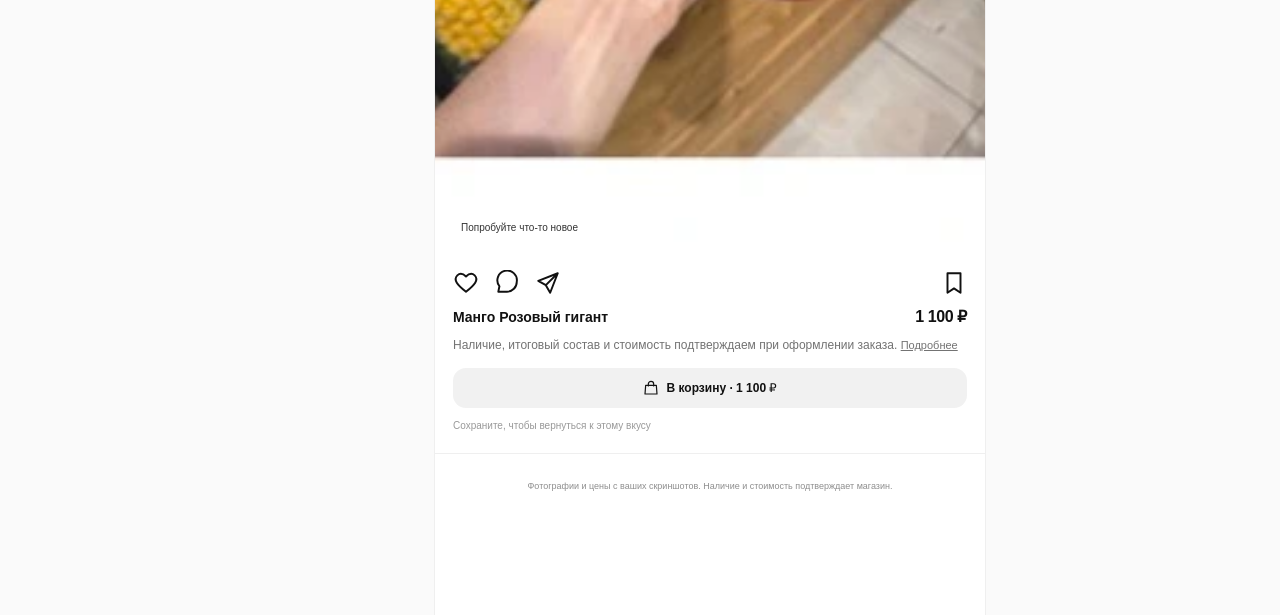
<file: fruktodar-social/index.html>
<!doctype html><html lang="ru"><head><meta charset="utf-8"><meta name="viewport" content="width=device-width,initial-scale=1,viewport-fit=cover"><meta name="theme-color" content="#ffffff"><meta name="robots" content="noindex,nofollow"><title>Фруктодар · вкусная лента</title><link rel="icon" href="../fruktodar-shop/assets/favicon.svg"><link rel="preload" href="fonts/GrandHotel-Regular.ttf" as="font" type="font/ttf" crossorigin><link rel="stylesheet" href="style.css?v=3"></head><body><aside class="desktop-note"><a class="script-logo" href="#feed">Fruktodar</a><p>Ваша лента<br>вкусных открытий.</p><span>Краснодар</span><a href="tel:+79183901313">+7 918 390-13-13</a><a class="compare-link" href="../fruktodar-shop/">Обычная версия магазина ↗</a><small>Отдельный вариант дизайна</small></aside><div class="app-shell"><header id="header" class="app-header"></header><main id="view" aria-busy="true"><div class="empty">Загружаем вкусное…</div></main><nav id="bottomNav" class="bottom-nav" aria-label="Главные разделы"></nav></div><dialog id="productDialog" class="product-dialog" aria-labelledby="productTitle"><button data-close="productDialog" class="dialog-close" aria-label="Закрыть товар">×</button><div id="productBody"></div></dialog><dialog id="orderDialog" class="order-dialog" aria-label="Подготовить заказ"><button data-close="orderDialog" class="dialog-close" aria-label="Закрыть">×</button><h2>Ваш фруктовый заказ</h2><p>Сохраните состав и позвоните нам. Подтвердим наличие, цену и получение.</p><div id="orderBody"></div><label for="comment">Пожелания</label><textarea id="comment" rows="3" maxlength="500" placeholder="В подарок, добавить больше манго…"></textarea><button class="primary full" id="copyOrder">Скопировать заказ</button><a class="secondary full" href="tel:+79183901313">Позвонить в Фруктодар</a><p class="fine">Заказ оформляется по телефону. Доставка рассчитывается отдельно.</p><textarea id="copyFallback" readonly hidden aria-label="Текст заказа"></textarea></dialog><dialog id="storyDialog" class="story-dialog" aria-label="Товарные истории"><div id="storyBars" class="story-bars"></div><div class="story-head"><span class="avatar">ф</span><div><strong id="storyName"></strong><small>Фруктодар · товар из каталога</small></div><button id="storySound" class="icon-button" aria-label="Включить звук" hidden></button><button id="storyPause" class="icon-button" aria-label="Пауза"></button><button id="storyClose" class="icon-button" aria-label="Закрыть историю"></button></div><div id="storyMedia" class="story-media"></div><div class="story-tap-zones"><button id="storyPrev" aria-label="Предыдущая история"></button><button id="storyNext" aria-label="Следующая история"></button></div><button id="storyProduct" class="story-cta">Подробнее о товаре</button></dialog><div id="toast" class="toast" role="status"></div><script src="owner-store.js?v=1"></script><script src="app.js?v=3"></script></body></html>
</file>
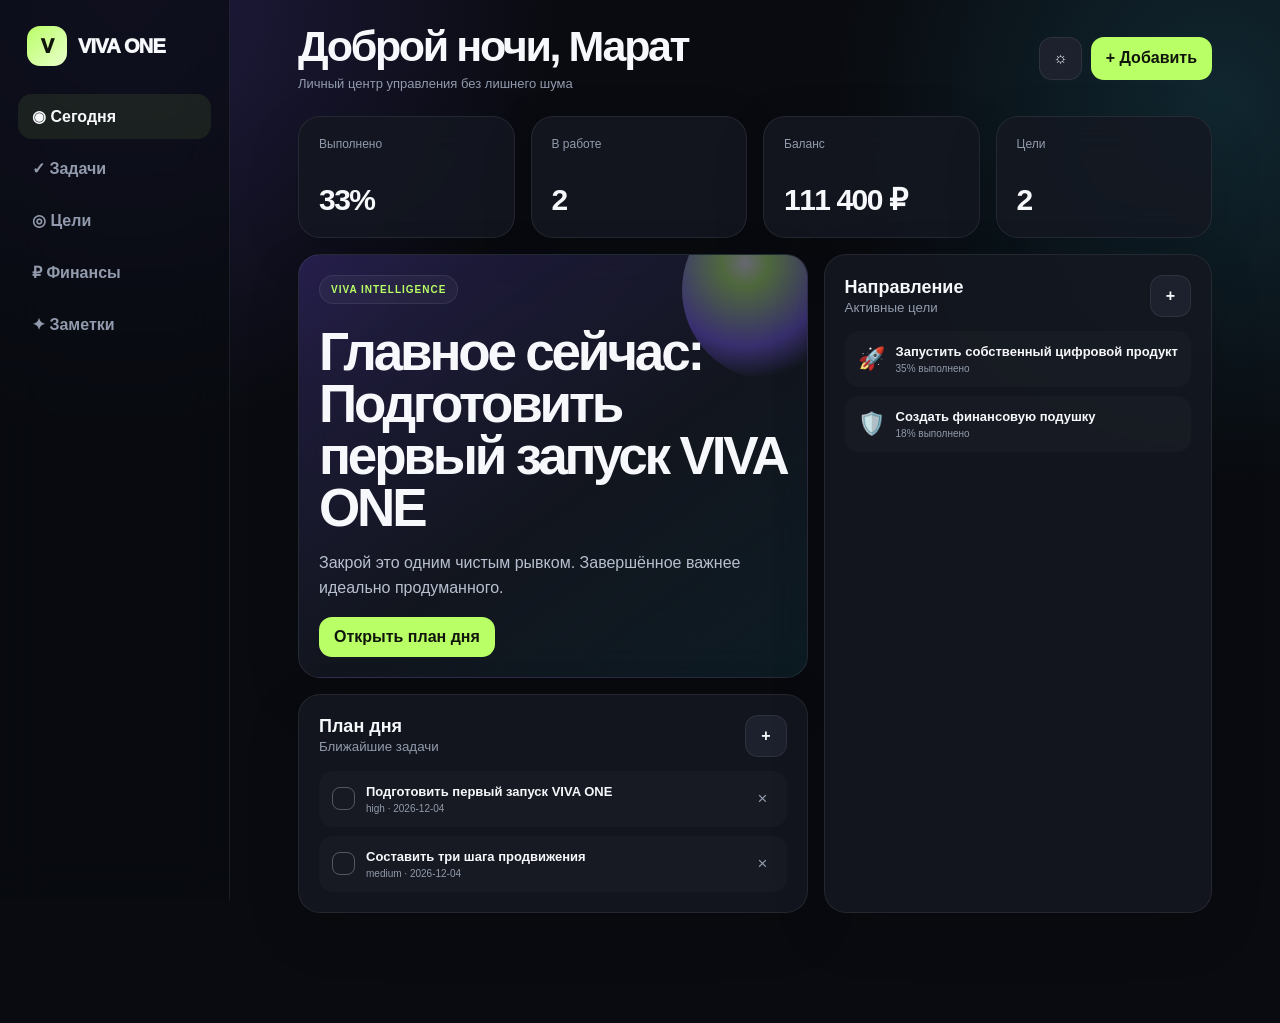
<file: viva-one/index.html>
<!doctype html><html lang="ru"><head><meta charset="utf-8"><meta name="viewport" content="width=device-width,initial-scale=1,viewport-fit=cover"><meta name="theme-color" content="#090b10"><title>VIVA ONE</title><link rel="manifest" href="manifest.webmanifest"><link rel="icon" href="icon.svg"><style>
:root{--bg:#090b10;--p:#141821;--p2:#1c212d;--t:#f7f8fb;--m:#929bad;--l:#ffffff14;--a:#b9ff66;--v:#7c5cff;--r:22px;--bad:#ff6b7b;--ok:#67e8a5}*{box-sizing:border-box}body{margin:0;min-height:100vh;background:radial-gradient(circle at 10% 0,#7c5cff33,transparent 28%),radial-gradient(circle at 95% 10%,#40d9ff22,transparent 25%),var(--bg);color:var(--t);font-family:Inter,-apple-system,BlinkMacSystemFont,"Segoe UI",sans-serif}body.light{--bg:#f1f4f8;--p:#fff;--p2:#edf0f5;--t:#11141b;--m:#6f7787;--l:#11182718}button,input,textarea,select{font:inherit}.app{max-width:1200px;margin:auto;min-height:100vh}.side{position:fixed;inset:0 auto 0 0;width:230px;padding:26px 18px;border-right:1px solid var(--l);background:#090b10a8;backdrop-filter:blur(22px)}body.light .side{background:#f1f4f8d8}.brand{display:flex;gap:11px;align-items:center;padding:0 9px 28px;font-weight:950;font-size:20px;letter-spacing:-.04em}.logo{width:40px;height:40px;border-radius:13px;display:grid;place-items:center;background:linear-gradient(135deg,var(--a),#eaffcd);color:#10150b}.nav{display:grid;gap:7px}.nav button{border:0;background:0;color:var(--m);text-align:left;padding:13px 14px;border-radius:14px;font-weight:750;cursor:pointer}.nav button.active,.nav button:hover{background:#b9ff6615;color:var(--t)}.main{margin-left:230px;padding:25px 28px 110px}.top{display:flex;justify-content:space-between;align-items:center;gap:12px;margin-bottom:25px}.top h1{font-size:clamp(28px,5vw,43px);line-height:1;margin:0;letter-spacing:-.055em}.top p{margin:8px 0 0;color:var(--m);font-size:13px}.actions{display:flex;gap:9px}.btn{border:0;border-radius:13px;padding:11px 15px;background:var(--a);color:#10150b;font-weight:850;cursor:pointer}.ghost{background:var(--p2);color:var(--t);border:1px solid var(--l)}.round{width:43px;height:43px;padding:0}.grid{display:grid;gap:16px}.stats{grid-template-columns:repeat(4,1fr);margin-bottom:16px}.card{background:#141821d9;border:1px solid var(--l);border-radius:var(--r);padding:20px;backdrop-filter:blur(18px);box-shadow:0 18px 55px #0002}body.light .card{background:#ffffffdf}.stat{min-height:122px;display:flex;flex-direction:column;justify-content:space-between}.stat span{color:var(--m);font-size:12px}.stat strong{font-size:30px;letter-spacing:-.05em}.dash{grid-template-columns:1.35fr .75fr}.hero{min-height:305px;background:linear-gradient(145deg,#7c5cff38,#141821dc 55%,#40d9ff15);position:relative;overflow:hidden}.hero:after{content:"";position:absolute;width:180px;height:180px;border-radius:50%;right:-55px;top:-55px;background:radial-gradient(circle at 35% 35%,#fff,var(--a) 14%,var(--v) 50%,transparent 70%);opacity:.35}.badge{display:inline-block;padding:8px 11px;border:1px solid var(--l);border-radius:99px;background:#ffffff0a;color:var(--a);font-size:10px;font-weight:850;letter-spacing:.1em}.hero h2{font-size:clamp(32px,5vw,53px);line-height:.98;letter-spacing:-.06em;margin:22px 0 13px;max-width:720px}.hero p{color:#b8c0d0;line-height:1.6;max-width:660px}.rowhead{display:flex;justify-content:space-between;align-items:center;gap:10px;margin-bottom:14px}.rowhead h2{font-size:18px;margin:0}.rowhead small{color:var(--m)}.list{display:grid;gap:9px}.item{display:flex;align-items:center;gap:11px;padding:12px;border-radius:14px;background:#ffffff05;border:1px solid transparent}.item:hover{border-color:var(--l)}.check{width:23px;height:23px;border:1px solid #ffffff44;border-radius:8px;background:0;color:#111;cursor:pointer}.check.done{background:var(--a);border-color:var(--a)}.grow{flex:1;min-width:0}.title{font-size:13px;font-weight:800;white-space:nowrap;overflow:hidden;text-overflow:ellipsis}.done .title{text-decoration:line-through;color:var(--m)}.meta{font-size:10px;color:var(--m);margin-top:4px}.del{border:0;background:0;color:var(--m);cursor:pointer;font-size:17px}.del:hover{color:var(--bad)}.page{display:none}.page.active{display:block;animation:in .25s ease}@keyframes in{from{opacity:0;transform:translateY(6px)}}.twocol{grid-template-columns:1fr 1fr}.goal{min-height:210px;display:flex;flex-direction:column}.goal h3{margin:14px 0 7px}.goal p{color:var(--m);font-size:12px;line-height:1.5}.bar{height:8px;background:var(--p2);border-radius:99px;overflow:hidden;margin-top:auto}.bar i{display:block;height:100%;background:linear-gradient(90deg,var(--v),#40d9ff);border-radius:99px}.money{font-size:clamp(42px,8vw,68px);font-weight:950;letter-spacing:-.07em;margin:20px 0}.moneygrid{grid-template-columns:1fr 1fr}.moneybox{padding:14px;border:1px solid var(--l);border-radius:15px;background:#ffffff05}.moneybox small{color:var(--m)}.moneybox strong{display:block;margin-top:5px}.inc{color:var(--ok)}.exp{color:var(--bad)}.note{align-items:flex-start}.note p{color:var(--m);font-size:12px;line-height:1.45;margin:5px 0 0}.empty{text-align:center;color:var(--m);padding:30px}.bottom{display:none}.modalbg{display:none;position:fixed;inset:0;background:#000a;backdrop-filter:blur(7px);z-index:50;align-items:flex-end;justify-content:center;padding:15px}.modalbg.show{display:flex}.modal{width:min(540px,100%);max-height:90vh;overflow:auto;background:var(--p);border:1px solid var(--l);border-radius:25px;padding:21px}.modal h2{margin:0 0 18px}.fields{display:grid;gap:12px}.field label{display:block;color:var(--m);font-size:10px;font-weight:800;margin:0 0 6px 3px}.field input,.field textarea,.field select{width:100%;border:1px solid var(--l);background:var(--p2);color:var(--t);border-radius:13px;padding:12px;outline:0}.field textarea{min-height:100px;resize:vertical}.formactions{display:flex;justify-content:flex-end;gap:9px;margin-top:17px}.install{display:none;margin-bottom:15px;padding:13px 15px;border-radius:15px;background:#b9ff6613;border:1px solid #b9ff6630;justify-content:space-between;align-items:center}.install.show{display:flex}@media(max-width:900px){.side{width:190px}.main{margin-left:190px;padding:20px}.stats{grid-template-columns:1fr 1fr}.dash{grid-template-columns:1fr}}@media(max-width:680px){.side{display:none}.main{margin:0;padding:17px 13px 95px}.top h1{font-size:30px}.top .add{display:none}.stats{gap:9px}.card{padding:16px;border-radius:19px}.stat{min-height:105px}.stat strong{font-size:25px}.twocol{grid-template-columns:1fr}.bottom{display:flex;position:fixed;left:9px;right:9px;bottom:calc(9px + env(safe-area-inset-bottom));z-index:30;padding:6px;border-radius:19px;border:1px solid var(--l);background:#10131ae8;backdrop-filter:blur(20px)}body.light .bottom{background:#fffffff0}.bottom button{flex:1;border:0;background:0;color:var(--m);padding:8px 3px;border-radius:13px;font-size:9px;font-weight:800}.bottom button.active{color:var(--a);background:#b9ff6613}.modalbg{padding:0}.modal{border-radius:25px 25px 0 0}.hero h2{font-size:37px}}
</style></head><body><div class="app"><aside class="side"><div class="brand"><div class="logo">V</div>VIVA ONE</div><nav class="nav"><button class="active" data-page="today">◉ Сегодня</button><button data-page="tasks">✓ Задачи</button><button data-page="goals">◎ Цели</button><button data-page="money">₽ Финансы</button><button data-page="notes">✦ Заметки</button></nav></aside><main class="main"><div id="install" class="install"><div><b>Установить VIVA ONE</b><div style="color:var(--m);font-size:11px">Работает как приложение</div></div><button class="btn" id="installBtn">Установить</button></div><header class="top"><div><h1 id="heading">Доброй ночи, Марат</h1><p id="sub">Личный центр управления без лишнего шума</p></div><div class="actions"><button class="btn ghost round" id="theme">☼</button><button class="btn add" data-add="task">+ Добавить</button></div></header>
<section class="page active" id="today"><div class="stats grid"><article class="card stat"><span>Выполнено</span><strong id="doneStat">0%</strong></article><article class="card stat"><span>В работе</span><strong id="activeStat">0</strong></article><article class="card stat"><span>Баланс</span><strong id="balanceStat">0 ₽</strong></article><article class="card stat"><span>Цели</span><strong id="goalStat">0</strong></article></div><div class="dash grid"><div class="grid"><article class="card hero"><span class="badge">VIVA INTELLIGENCE</span><h2 id="brief">Сегодня главное — не распыляться.</h2><p id="briefText">Выбери одно дело, которое двигает тебя вперёд, и закрой его первым.</p><button class="btn" data-page="tasks">Открыть план дня</button></article><article class="card"><div class="rowhead"><div><h2>План дня</h2><small>Ближайшие задачи</small></div><button class="btn ghost" data-add="task">+</button></div><div class="list" id="todayList"></div></article></div><article class="card"><div class="rowhead"><div><h2>Направление</h2><small>Активные цели</small></div><button class="btn ghost" data-add="goal">+</button></div><div class="list" id="goalMini"></div></article></div></section>
<section class="page" id="tasks"><div class="rowhead"><div><h2>Все задачи</h2><small id="taskCount"></small></div><button class="btn" data-add="task">+ Новая задача</button></div><article class="card"><div class="list" id="taskList"></div></article></section>
<section class="page" id="goals"><div class="rowhead"><div><h2>Карта целей</h2><small>Куда направлена энергия</small></div><button class="btn" data-add="goal">+ Новая цель</button></div><div class="twocol grid" id="goalGrid"></div></section>
<section class="page" id="money"><div class="twocol grid"><article class="card hero"><span class="badge">ЛИЧНЫЙ БАЛАНС</span><div class="money" id="balance">0 ₽</div><div class="moneygrid grid"><div class="moneybox"><small>Доходы</small><strong class="inc" id="income">0 ₽</strong></div><div class="moneybox"><small>Расходы</small><strong class="exp" id="expense">0 ₽</strong></div></div><div style="display:flex;gap:8px;margin-top:17px"><button class="btn" data-add="income">+ Доход</button><button class="btn ghost" data-add="expense">− Расход</button></div></article><article class="card"><div class="rowhead"><div><h2>Операции</h2><small>Последние движения</small></div></div><div class="list" id="txList"></div></article></div></section>
<section class="page" id="notes"><div class="rowhead"><div><h2>Заметки</h2><small>Идеи, решения и мысли</small></div><button class="btn" data-add="note">+ Новая заметка</button></div><article class="card"><div class="list" id="noteList"></div></article></section></main></div>
<nav class="bottom"><button class="active" data-page="today">Сегодня</button><button data-page="tasks">Задачи</button><button data-page="goals">Цели</button><button data-page="money">Деньги</button><button data-page="notes">Заметки</button></nav>
<div class="modalbg" id="modal"><form class="modal" id="form"><div class="rowhead"><h2 id="modalTitle">Добавить</h2><button type="button" class="btn ghost round" id="close">×</button></div><div class="fields" id="fields"></div><div class="formactions"><button type="button" class="btn ghost" id="cancel">Отмена</button><button class="btn">Сохранить</button></div></form></div><script>
(()=>{'use strict';const K='viva-one-github-v1',D=()=>new Date().toISOString().slice(0,10),id=()=>Math.random().toString(36).slice(2)+Date.now().toString(36),rub=n=>new Intl.NumberFormat('ru-RU').format(+n||0)+' ₽',esc=s=>String(s??'').replace(/[&<>"']/g,c=>({'&':'&amp;','<':'&lt;','>':'&gt;','"':'&quot;',"'":'&#39;'}[c]));const demo=()=>({theme:'dark',tasks:[{id:id(),title:'Подготовить первый запуск VIVA ONE',date:D(),priority:'high',done:false},{id:id(),title:'Составить три шага продвижения',date:D(),priority:'medium',done:false},{id:id(),title:'Закрыть 25 минут фокуса',date:D(),priority:'low',done:true}],goals:[{id:id(),title:'Запустить собственный цифровой продукт',text:'Первая публичная версия, которую можно показать людям.',progress:35,emoji:'🚀'},{id:id(),title:'Создать финансовую подушку',text:'Видеть движение и увеличивать запас.',progress:18,emoji:'🛡️'}],tx:[{id:id(),title:'Доход',amount:120000,type:'income',cat:'Работа',date:D()},{id:id(),title:'Покупки',amount:8600,type:'expense',cat:'Дом',date:D()}],notes:[{id:id(),title:'Идея бренда',text:'VIVA ONE должен ощущаться как дорогой и спокойный личный центр управления.'}]});let S;try{S=JSON.parse(localStorage.getItem(K))||demo()}catch{S=demo()}const $=q=>document.querySelector(q),$$=q=>[...document.querySelectorAll(q)],save=()=>localStorage.setItem(K,JSON.stringify(S));function empty(t){return `<div class="empty">${t}</div>`}function task(t){return `<div class="item ${t.done?'done':''}"><button class="check ${t.done?'done':''}" data-toggle="${t.id}">${t.done?'✓':''}</button><div class="grow"><div class="title">${esc(t.title)}</div><div class="meta">${esc(t.priority)} · ${esc(t.date||'без срока')}</div></div><button class="del" data-del-task="${t.id}">×</button></div>`}function render(){const tasks=[...S.tasks].sort((a,b)=>+a.done-+b.done),done=S.tasks.filter(x=>x.done).length,pct=S.tasks.length?Math.round(done/S.tasks.length*100):100;$('#doneStat').textContent=pct+'%';$('#activeStat').textContent=S.tasks.length-done;$('#goalStat').textContent=S.goals.length;$('#todayList').innerHTML=tasks.filter(x=>!x.done).slice(0,4).map(task).join('')||empty('На сегодня всё закрыто ✨');$('#taskList').innerHTML=tasks.map(task).join('')||empty('Добавь первую задачу');$('#taskCount').textContent=`${S.tasks.length-done} в работе · ${done} готово`;const next=tasks.find(x=>!x.done);$('#brief').textContent=next?'Главное сейчас: '+next.title:'Основные задачи закрыты.';$('#briefText').textContent=next?'Закрой это одним чистым рывком. Завершённое важнее идеально продуманного.':'Отдых тоже часть сильной системы.';$('#goalMini').innerHTML=S.goals.slice(0,4).map(g=>`<div class="item"><div style="font-size:22px">${esc(g.emoji)}</div><div class="grow"><div class="title">${esc(g.title)}</div><div class="meta">${g.progress}% выполнено</div></div></div>`).join('')||empty('Добавь цель');$('#goalGrid').innerHTML=S.goals.map(g=>`<article class="card goal"><div class="rowhead"><div style="font-size:28px">${esc(g.emoji)}</div><button class="del" data-del-goal="${g.id}">×</button></div><h3>${esc(g.title)}</h3><p>${esc(g.text)}</p><div class="bar"><i style="width:${Math.max(0,Math.min(100,+g.progress||0))}%"></i></div><div class="meta" style="margin-top:8px">${g.progress}% выполнено</div></article>`).join('')||empty('Добавь первую цель');const inc=S.tx.filter(x=>x.type==='income').reduce((a,x)=>a+(+x.amount||0),0),exp=S.tx.filter(x=>x.type==='expense').reduce((a,x)=>a+(+x.amount||0),0),bal=inc-exp;$('#balance').textContent=$('#balanceStat').textContent=rub(bal);$('#income').textContent='+ '+rub(inc);$('#expense').textContent='− '+rub(exp);$('#txList').innerHTML=[...S.tx].reverse().map(x=>`<div class="item"><div class="grow"><div class="title">${esc(x.title)}</div><div class="meta">${esc(x.cat)} · ${esc(x.date)}</div></div><b class="${x.type==='income'?'inc':'exp'}">${x.type==='income'?'+':'−'} ${rub(x.amount)}</b><button class="del" data-del-tx="${x.id}">×</button></div>`).join('')||empty('Операций пока нет');$('#noteList').innerHTML=S.notes.map(n=>`<div class="item note"><div class="grow"><div class="title">${esc(n.title)}</div><p>${esc(n.text)}</p></div><button class="del" data-del-note="${n.id}">×</button></div>`).join('')||empty('Запиши первую мысль');document.body.classList.toggle('light',S.theme==='light');$('#theme').textContent=S.theme==='light'?'☾':'☼'}function go(p){$$('.page').forEach(x=>x.classList.toggle('active',x.id===p));$$('[data-page]').forEach(x=>x.classList.toggle('active',x.dataset.page===p));const names={today:'Доброй ночи, Марат',tasks:'Задачи',goals:'Цели',money:'Финансы',notes:'Заметки'};$('#heading').textContent=names[p];window.scrollTo(0,0)}let type='';function open(t){type=t;const cfg={task:['Новая задача',`<div class="field"><label>ЗАДАЧА</label><input name="title" required maxlength="100" placeholder="Что нужно сделать?"></div><div class="field"><label>СРОК</label><input name="date" type="date" value="${D()}"></div><div class="field"><label>ПРИОРИТЕТ</label><select name="priority"><option value="high">Высокий</option><option value="medium" selected>Средний</option><option value="low">Спокойный</option></select></div>`],goal:['Новая цель',`<div class="field"><label>ЦЕЛЬ</label><input name="title" required maxlength="100"></div><div class="field"><label>ПОЧЕМУ ЭТО ВАЖНО</label><textarea name="text"></textarea></div><div class="field"><label>ПРОГРЕСС, %</label><input name="progress" type="number" min="0" max="100" value="0"></div><div class="field"><label>СИМВОЛ</label><input name="emoji" value="🎯"></div>`],income:['Добавить доход',txFields('income')],expense:['Добавить расход',txFields('expense')],note:['Новая заметка',`<div class="field"><label>ЗАГОЛОВОК</label><input name="title" required></div><div class="field"><label>ТЕКСТ</label><textarea name="text" required></textarea></div>`]}[t];$('#modalTitle').textContent=cfg[0];$('#fields').innerHTML=cfg[1];$('#modal').classList.add('show');setTimeout(()=>$('#fields input')?.focus(),80)}function txFields(t){return `<div class="field"><label>НАЗВАНИЕ</label><input name="title" required></div><div class="field"><label>СУММА</label><input name="amount" type="number" min="0" required></div><div class="field"><label>КАТЕГОРИЯ</label><input name="cat" value="${t==='income'?'Работа':'Другое'}"></div><input type="hidden" name="type" value="${t}">`}function close(){$('#modal').classList.remove('show');$('#form').reset()}document.addEventListener('click',e=>{const p=e.target.closest('[data-page]');if(p)go(p.dataset.page);const a=e.target.closest('[data-add]');if(a)open(a.dataset.add);const tog=e.target.closest('[data-toggle]');if(tog){const x=S.tasks.find(x=>x.id===tog.dataset.toggle);if(x)x.done=!x.done;save();render()}for(const [sel,key] of [['[data-del-task]','tasks'],['[data-del-goal]','goals'],['[data-del-tx]','tx'],['[data-del-note]','notes']]){const b=e.target.closest(sel);if(b){const attr=Object.keys(b.dataset)[0];S[key]=S[key].filter(x=>x.id!==b.dataset[attr]);save();render()}}});$('#form').onsubmit=e=>{e.preventDefault();const f=Object.fromEntries(new FormData(e.target));if(type==='task')S.tasks.push({id:id(),title:f.title,date:f.date,priority:f.priority,done:false});if(type==='goal')S.goals.push({id:id(),title:f.title,text:f.text,progress:+f.progress||0,emoji:f.emoji||'🎯'});if(type==='income'||type==='expense')S.tx.push({id:id(),title:f.title,amount:+f.amount,type:f.type,cat:f.cat,date:D()});if(type==='note')S.notes.push({id:id(),title:f.title,text:f.text});save();render();close()};$('#close').onclick=$('#cancel').onclick=close;$('#modal').onclick=e=>{if(e.target===$('#modal'))close()};$('#theme').onclick=()=>{S.theme=S.theme==='light'?'dark':'light';save();render()};let prompt;window.addEventListener('beforeinstallprompt',e=>{e.preventDefault();prompt=e;$('#install').classList.add('show')});$('#installBtn').onclick=async()=>{if(prompt){prompt.prompt();await prompt.userChoice;prompt=null;$('#install').classList.remove('show')}};if('serviceWorker'in navigator)addEventListener('load',()=>navigator.serviceWorker.register('./sw.js').catch(()=>{}));render()})();
</script></body></html>
</file>
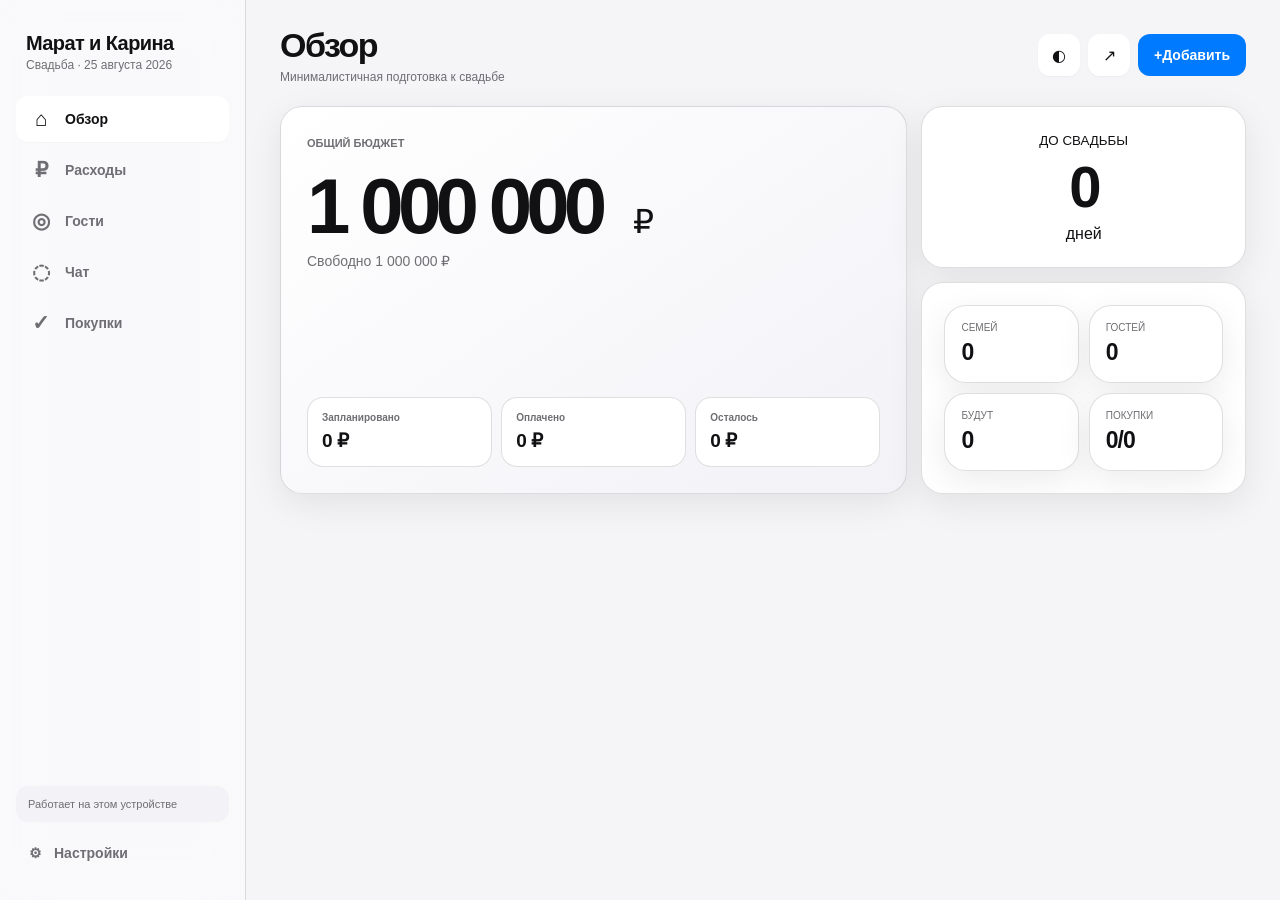
<file: wedding-budget/index.html>
<!doctype html><html lang="ru" data-theme="light"><head><meta charset="utf-8"><meta name="viewport" content="width=device-width,initial-scale=1,viewport-fit=cover"><meta name="theme-color" content="#f5f5f7"><title>Свадьба — Марат и Карина</title><link rel="stylesheet" href="stable.css?v=3"></head><body><div class="shell"><aside class="sidebar"><button class="brand" data-route="dashboard"><strong>Марат и Карина</strong><small>Свадьба · 25 августа 2026</small></button><nav class="side-nav" id="sideNav"></nav><div class="side-bottom"><div class="sync-pill" id="syncStatus">Работает на этом устройстве</div><button class="nav-btn" data-route="settings"><span id="settingsIcon"></span><span>Настройки</span></button></div></aside><main class="main"><header class="topbar"><div><h1 id="pageTitle">Обзор</h1><p>Минималистичная подготовка к свадьбе</p></div><div class="top-actions"><button class="icon-btn" id="themeBtn"></button><button class="icon-btn" id="shareBtn"></button><button class="primary-btn" id="addBtn"><span id="addIcon"></span><span class="label-text">Добавить</span></button></div></header><section class="view" id="view"></section></main><nav class="mobile-nav" id="mobileNav"></nav></div><div class="toast-stack" id="toasts"></div><script src="mini.js?v=3"></script><script src="share-fix.js?v=1"></script></body></html>
</file>
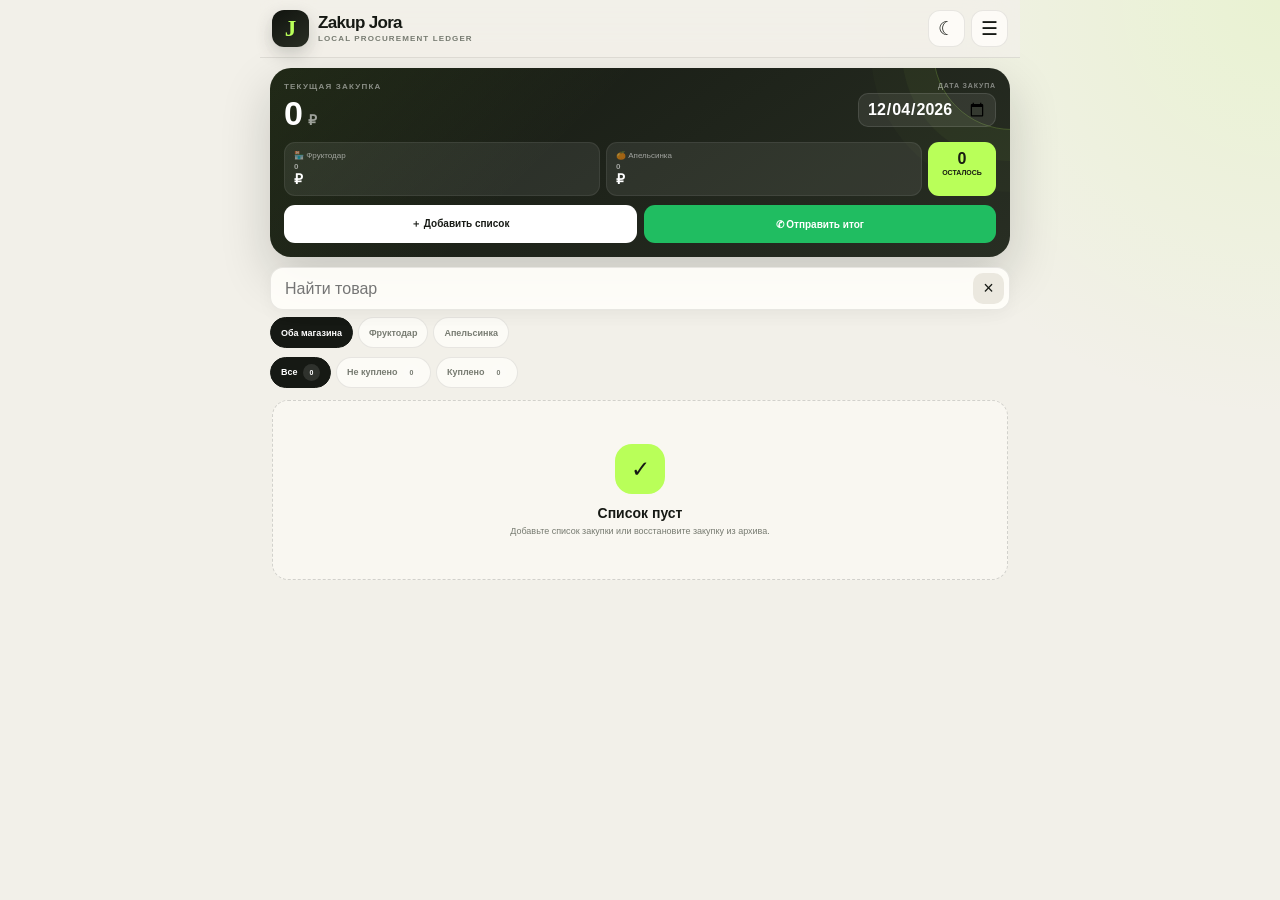
<file: zakup-jora-safari-v2/index.html>
<!doctype html>
<html lang="ru">
<head>
<meta charset="utf-8">
<meta name="viewport" content="width=device-width,initial-scale=1,viewport-fit=cover">
<meta name="theme-color" content="#11140f">
<meta name="apple-mobile-web-app-capable" content="yes">
<meta name="apple-mobile-web-app-status-bar-style" content="black-translucent">
<meta name="apple-mobile-web-app-title" content="Zakup Jora">
<link rel="manifest" href="manifest.webmanifest">
<link rel="icon" href="icon.svg" type="image/svg+xml">
<link rel="apple-touch-icon" href="icon.svg">
<title>Zakup Jora</title>
<style>
html,body{margin:0;height:100%;background:#11140f;color:#b9ff59;font-family:-apple-system,BlinkMacSystemFont,sans-serif}
body{display:grid;place-items:center}
.loader{text-align:center}
.loader b{display:grid;place-items:center;width:62px;height:62px;margin:auto;border-radius:20px;background:#1d221a;font:700 35px Georgia}
.loader span{display:block;margin-top:12px;color:#fff;font-size:12px}
</style>
</head>
<body>
<div class="loader"><b>J</b><span>Открываем Zakup Jora…</span></div>
<script>
(async()=>{
  const names=["part1.txt", "part2.txt", "part3.txt"];
  const chunks=await Promise.all(names.map(name=>fetch(name).then(response=>{
    if(!response.ok)throw new Error(name);
    return response.text();
  })));
  const binary=atob(chunks.join("").replace(/\s/g,""));
  const bytes=new Uint8Array(binary.length);
  for(let i=0;i<binary.length;i++)bytes[i]=binary.charCodeAt(i);
  const html=await new Response(
    new Blob([bytes]).stream().pipeThrough(new DecompressionStream("gzip"))
  ).text();
  document.open();
  document.write(html);
  document.close();
})().catch(()=>{
  document.body.innerHTML='<div class="loader"><b>J</b><span>Обновите страницу при наличии интернета</span></div>';
});
</script>
</body>
</html>
</file>
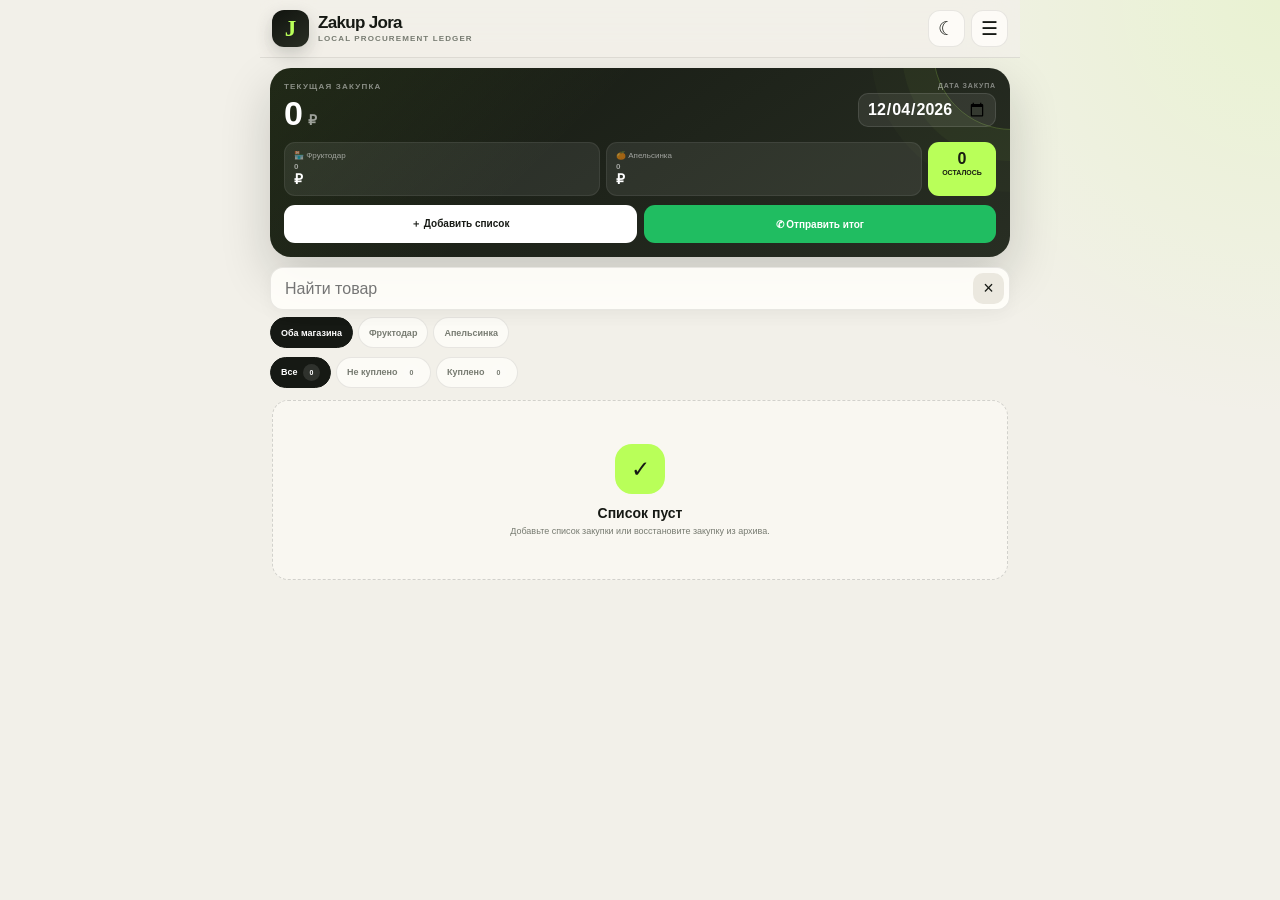
<file: zakup-jora-v5/index.html>
<!doctype html><html lang="ru"><head><meta charset="utf-8"><meta name="viewport" content="width=device-width,initial-scale=1,viewport-fit=cover"><meta name="theme-color" content="#11140f"><meta name="apple-mobile-web-app-capable" content="yes"><meta name="apple-mobile-web-app-status-bar-style" content="black-translucent"><meta name="apple-mobile-web-app-title" content="Zakup Jora"><link rel="manifest" href="manifest.webmanifest"><link rel="icon" href="icon.svg"><title>Zakup Jora</title><style>html,body{margin:0;height:100%;background:#11140f;color:#b9ff59;font-family:-apple-system,sans-serif}body{display:grid;place-items:center}.l{text-align:center}.l b{display:grid;place-items:center;width:62px;height:62px;margin:auto;border-radius:20px;background:#1d221a;font:700 35px Georgia}.l span{display:block;margin-top:12px;color:#fff;font-size:12px}</style></head><body><div class="l"><b>J</b><span>Открываем Zakup Jora…</span></div><script>(async()=>{const n=["part1.txt", "part2.txt", "part3.txt", "part4.txt"];const x=await Promise.all(n.map(f=>fetch(f).then(r=>{if(!r.ok)throw Error(f);return r.text()})));const b=atob(x.join('').replace(/\s/g,'')),a=new Uint8Array(b.length);for(let i=0;i<b.length;i++)a[i]=b.charCodeAt(i);const h=await new Response(new Blob([a]).stream().pipeThrough(new DecompressionStream('gzip'))).text();document.open();document.write(h);document.close()})().catch(()=>document.body.innerHTML='<div class="l"><b>J</b><span>Обновите страницу при наличии интернета</span></div>')</script></body></html>
</file>
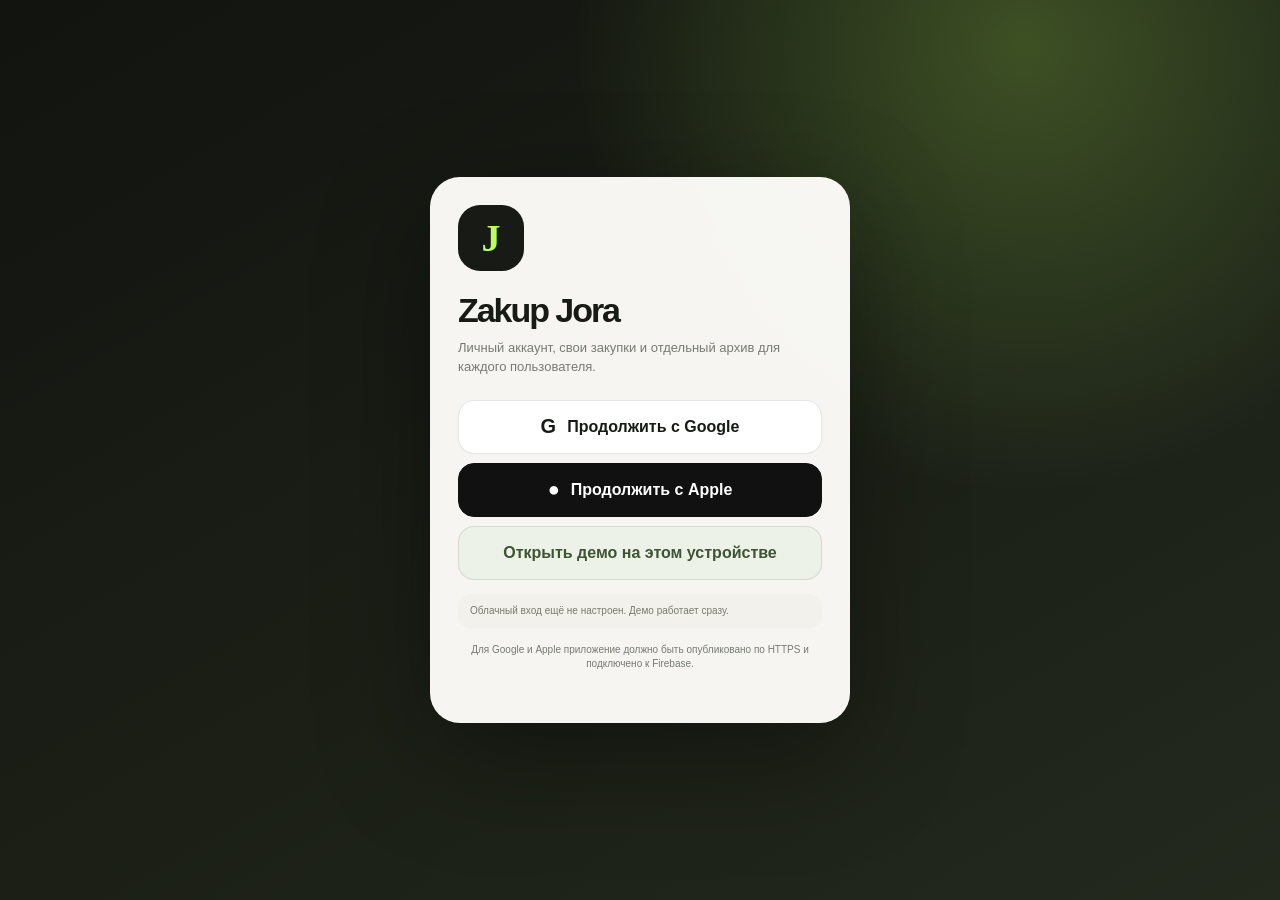
<file: zakup-jora/index.html>
<!doctype html><html lang="ru"><head><meta charset="utf-8"><meta name="viewport" content="width=device-width,initial-scale=1,viewport-fit=cover"><meta name="theme-color" content="#121510"><meta name="apple-mobile-web-app-capable" content="yes"><meta name="apple-mobile-web-app-status-bar-style" content="black-translucent"><meta name="apple-mobile-web-app-title" content="Zakup Jora"><link rel="manifest" href="manifest.webmanifest"><link rel="icon" href="icon.svg" type="image/svg+xml"><title>Zakup Jora</title><style>html,body{margin:0;height:100%;background:#121510;color:#baff59;font-family:-apple-system,BlinkMacSystemFont,sans-serif}body{display:grid;place-items:center}.l{text-align:center}.l b{display:block;font-size:42px}.l span{display:block;margin-top:8px;color:#fff;font-size:12px}</style></head><body><div class="l"><b>J</b><span>Открываем Zakup Jora…</span></div><script>(async()=>{const names=['part1.txt','part2.txt','part3.txt','part4.txt'];const xs=await Promise.all(names.map(n=>fetch(n).then(r=>{if(!r.ok)throw Error(n);return r.text()})));const b=atob(xs.join('').replace(/\s/g,'')),a=new Uint8Array(b.length);for(let i=0;i<b.length;i++)a[i]=b.charCodeAt(i);const t=await new Response(new Blob([a]).stream().pipeThrough(new DecompressionStream('gzip'))).text();document.open();document.write(t);document.close()})().catch(()=>document.body.innerHTML='<div class="l"><b>J</b><span>Обновите страницу</span></div>');</script></body></html>
</file>
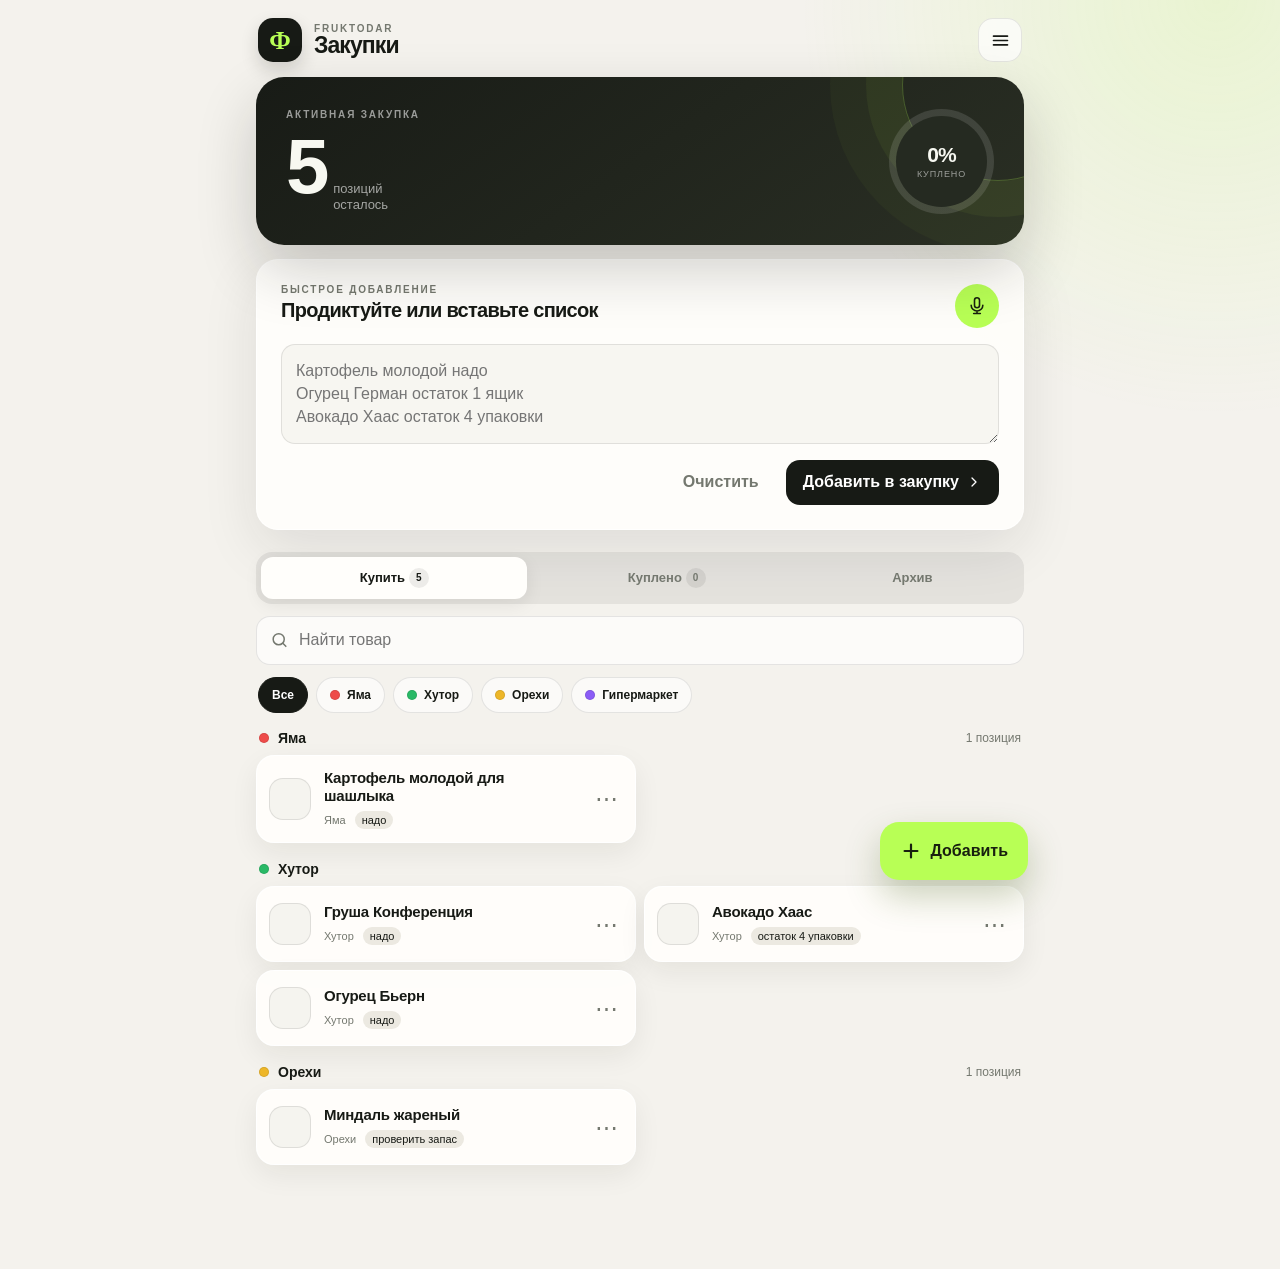
<file: zakupki/index.html>
<!doctype html>
<html lang="ru">
<head>
  <meta charset="utf-8" />
  <meta name="viewport" content="width=device-width,initial-scale=1,viewport-fit=cover" />
  <meta name="theme-color" content="#11130f" />
  <meta name="description" content="Удобный список закупки Фруктодар с цветными кружками, историей и офлайн-режимом." />
  <title>Фруктодар — Закупки</title>
  <link rel="manifest" href="manifest.webmanifest" />
  <link rel="stylesheet" href="styles.css" />
</head>
<body>
  <div class="app-shell">
    <header class="topbar">
      <div class="brand">
        <div class="brand-mark" aria-hidden="true">Ф</div>
        <div>
          <div class="eyebrow">FRUKTODAR</div>
          <h1>Закупки</h1>
        </div>
      </div>
      <button class="icon-btn" id="menuBtn" aria-label="Открыть настройки" title="Настройки">
        <svg viewBox="0 0 24 24" aria-hidden="true"><path d="M4 7h16M4 12h16M4 17h16"/></svg>
      </button>
    </header>

    <main>
      <section class="hero-card">
        <div>
          <span class="hero-label">Активная закупка</span>
          <div class="hero-count"><strong id="activeCount">0</strong><span>позиций осталось</span></div>
        </div>
        <div class="progress-ring" id="progressRing" style="--progress:0deg">
          <div><strong id="progressText">0%</strong><span>куплено</span></div>
        </div>
      </section>

      <section class="quick-entry-card">
        <div class="section-title-row">
          <div>
            <span class="section-kicker">Быстрое добавление</span>
            <h2>Продиктуйте или вставьте список</h2>
          </div>
          <button class="voice-btn" id="voiceBtn" type="button" aria-label="Голосовой ввод" title="Голосовой ввод">
            <svg viewBox="0 0 24 24" aria-hidden="true"><path d="M12 14a3 3 0 0 0 3-3V5a3 3 0 1 0-6 0v6a3 3 0 0 0 3 3Z"/><path d="M19 11a7 7 0 0 1-14 0M12 18v3M8 21h8"/></svg>
          </button>
        </div>
        <textarea id="bulkInput" rows="3" placeholder="Картофель молодой надо&#10;Огурец Герман остаток 1 ящик&#10;Авокадо Хаас остаток 4 упаковки"></textarea>
        <div class="quick-actions">
          <button class="ghost-btn" id="clearBulkBtn" type="button">Очистить</button>
          <button class="primary-btn" id="parseBtn" type="button">
            <span>Добавить в закупку</span>
            <svg viewBox="0 0 24 24" aria-hidden="true"><path d="m9 18 6-6-6-6"/></svg>
          </button>
        </div>
      </section>

      <section class="toolbar">
        <div class="tabs" role="tablist" aria-label="Разделы списка">
          <button class="tab active" data-view="active" role="tab">Купить <span id="activeBadge">0</span></button>
          <button class="tab" data-view="bought" role="tab">Куплено <span id="boughtBadge">0</span></button>
          <button class="tab" data-view="archive" role="tab">Архив</button>
        </div>

        <div class="search-wrap">
          <svg viewBox="0 0 24 24" aria-hidden="true"><circle cx="11" cy="11" r="7"/><path d="m20 20-3.5-3.5"/></svg>
          <input id="searchInput" type="search" placeholder="Найти товар" autocomplete="off" />
          <button id="clearSearchBtn" class="search-clear hidden" aria-label="Очистить поиск">×</button>
        </div>

        <div class="filter-row" id="filterRow" aria-label="Фильтр по месту закупки">
          <button class="filter-chip active" data-filter="all">Все</button>
          <button class="filter-chip" data-filter="red"><i class="dot red"></i>Яма</button>
          <button class="filter-chip" data-filter="green"><i class="dot green"></i>Хутор</button>
          <button class="filter-chip" data-filter="yellow"><i class="dot yellow"></i>Орехи</button>
          <button class="filter-chip" data-filter="purple"><i class="dot purple"></i>Гипермаркет</button>
        </div>
      </section>

      <section id="listContainer" class="list-container" aria-live="polite"></section>
    </main>

    <button class="fab" id="addBtn" type="button" aria-label="Добавить товар">
      <svg viewBox="0 0 24 24" aria-hidden="true"><path d="M12 5v14M5 12h14"/></svg>
      <span>Добавить</span>
    </button>
  </div>

  <dialog id="itemDialog" class="modal">
    <form method="dialog" id="itemForm" class="modal-card">
      <div class="modal-header">
        <div>
          <span class="section-kicker">Новая позиция</span>
          <h2 id="itemDialogTitle">Добавить товар</h2>
        </div>
        <button class="icon-btn close-btn" value="cancel" aria-label="Закрыть" type="submit">×</button>
      </div>
      <input type="hidden" id="editingId" />
      <label class="field-label">Название товара
        <input id="itemName" required maxlength="120" placeholder="Например, огурец Бьерн" autocomplete="off" />
      </label>
      <label class="field-label">Количество или остаток
        <input id="itemAmount" maxlength="80" placeholder="Например, 2 ящика / запаса нет" autocomplete="off" />
      </label>
      <fieldset class="marker-fieldset">
        <legend>Где покупать</legend>
        <div class="marker-options">
          <label class="marker-option red-option"><input type="radio" name="marker" value="red"><span><i class="dot red"></i><b>Яма</b><small>местное</small></span></label>
          <label class="marker-option green-option"><input type="radio" name="marker" value="green" checked><span><i class="dot green"></i><b>Хутор</b><small>импортное</small></span></label>
          <label class="marker-option yellow-option"><input type="radio" name="marker" value="yellow"><span><i class="dot yellow"></i><b>Орехи</b><small>сухофрукты</small></span></label>
          <label class="marker-option purple-option"><input type="radio" name="marker" value="purple"><span><i class="dot purple"></i><b>Магазин</b><small>Лента / Ашан</small></span></label>
        </div>
      </fieldset>
      <label class="field-label">Комментарий
        <textarea id="itemNote" rows="2" maxlength="180" placeholder="Цена, поставщик, важное уточнение"></textarea>
      </label>
      <div class="modal-actions">
        <button class="ghost-btn" value="cancel" type="submit">Отмена</button>
        <button class="primary-btn" id="saveItemBtn" value="default" type="submit">Сохранить</button>
      </div>
    </form>
  </dialog>

  <dialog id="settingsDialog" class="modal">
    <div class="modal-card settings-card">
      <div class="modal-header">
        <div>
          <span class="section-kicker">Управление</span>
          <h2>Настройки и данные</h2>
        </div>
        <button class="icon-btn close-btn" id="closeSettingsBtn" aria-label="Закрыть">×</button>
      </div>
      <div class="settings-list">
        <button id="shareBtn" class="settings-action"><span class="settings-icon">↗</span><span><b>Отправить список</b><small>Поделиться активной закупкой</small></span></button>
        <button id="exportBtn" class="settings-action"><span class="settings-icon">⇩</span><span><b>Скачать резервную копию</b><small>Все позиции в JSON-файле</small></span></button>
        <label class="settings-action file-action"><span class="settings-icon">⇧</span><span><b>Восстановить из файла</b><small>Импорт резервной копии</small></span><input type="file" id="importInput" accept="application/json" /></label>
        <button id="archiveBoughtBtn" class="settings-action"><span class="settings-icon">✓</span><span><b>Перенести купленное в архив</b><small>Очистить раздел «Куплено»</small></span></button>
        <button id="clearAllBtn" class="settings-action danger"><span class="settings-icon">×</span><span><b>Удалить все данные</b><small>Действие нельзя отменить</small></span></button>
      </div>
      <div class="sync-note"><span>Офлайн-режим</span><p>Список сохраняется на этом устройстве и работает без интернета.</p></div>
    </div>
  </dialog>

  <div id="toast" class="toast" role="status" aria-live="polite"></div>

  <template id="emptyTemplate">
    <div class="empty-state">
      <div class="empty-icon">✓</div>
      <h3></h3>
      <p></p>
    </div>
  </template>

  <script src="app.js" defer></script>
</body>
</html>
</file>
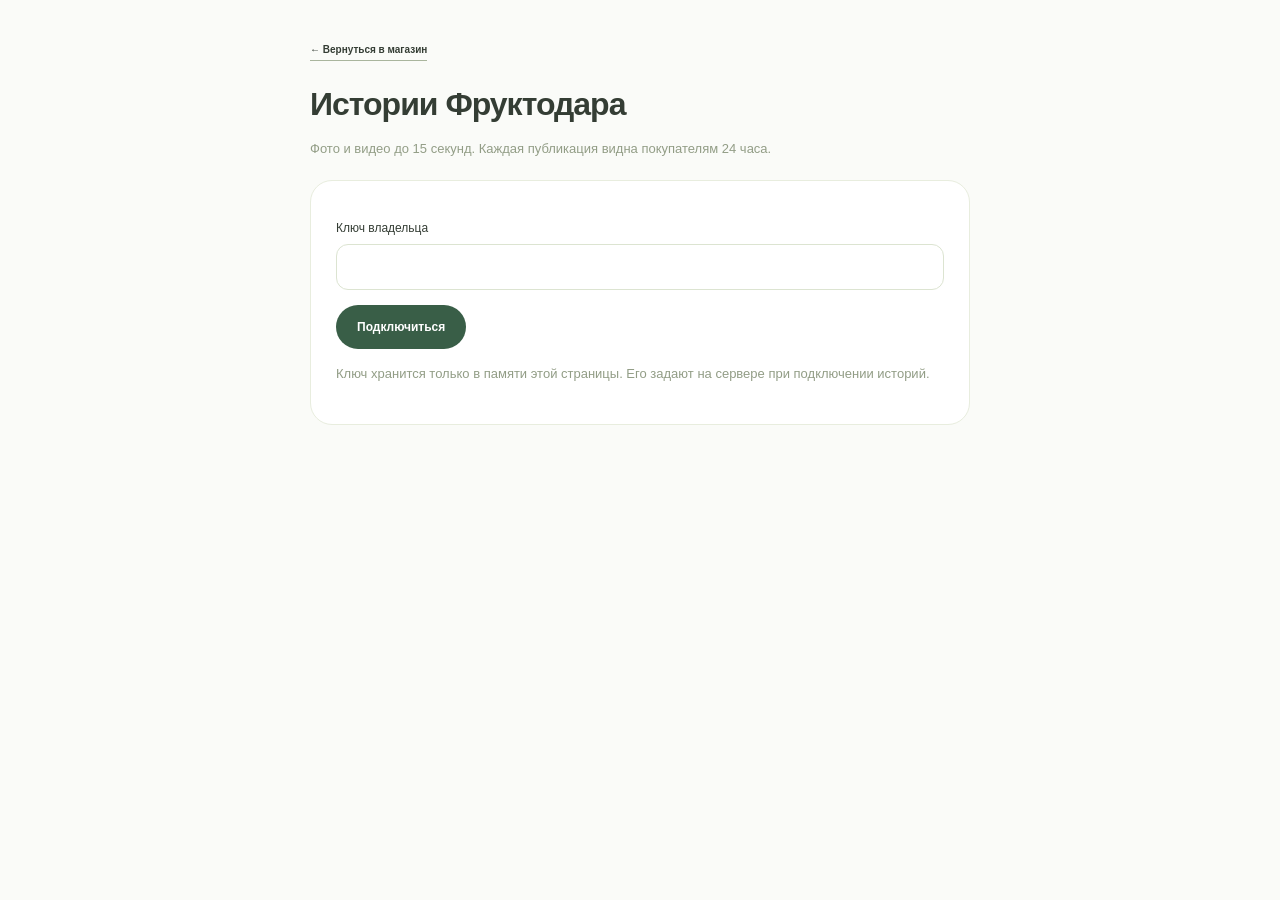
<file: fruktodar-shop/admin.html>
<!doctype html><html lang="ru"><head><meta charset="utf-8"><meta name="viewport" content="width=device-width,initial-scale=1"><meta name="robots" content="noindex,nofollow"><title>Истории · Фруктодар</title><link rel="stylesheet" href="style.css?v=2"><link rel="stylesheet" href="stories.css?v=2"></head><body class="owner-page"><main><a class="text-link" href="./">← Вернуться в магазин</a><h1>Истории Фруктодара</h1><p>Фото и видео до 15 секунд. Каждая публикация видна покупателям 24 часа.</p><form id="ownerLogin" class="owner-panel"><label for="ownerToken">Ключ владельца</label><input id="ownerToken" type="password" autocomplete="off" required><button class="button dark" type="submit">Подключиться</button><p>Ключ хранится только в памяти этой страницы. Его задают на сервере при подключении историй.</p></form><form id="ownerUpload" class="owner-panel" hidden><label for="storyTitle">Название</label><input id="storyTitle" maxlength="80" required placeholder="Например, манго сегодня"><label for="storyFile">Фото или видео</label><input id="storyFile" type="file" accept="image/jpeg,image/png,image/webp,video/mp4,video/quicktime,video/webm" required><p>До 25 МБ. Видео до 15 секунд. Файл будет виден всем покупателям сайта.</p><button class="button dark" id="publishStory" type="submit">Опубликовать на 24 часа</button><button class="button light" id="ownerLogout" type="button">Выйти</button></form><p id="ownerStatus" role="status"></p><div id="ownerStories" class="owner-stories"></div></main><script src="stories-config.js?v=2"></script><script src="admin.js?v=2"></script></body></html>
</file>
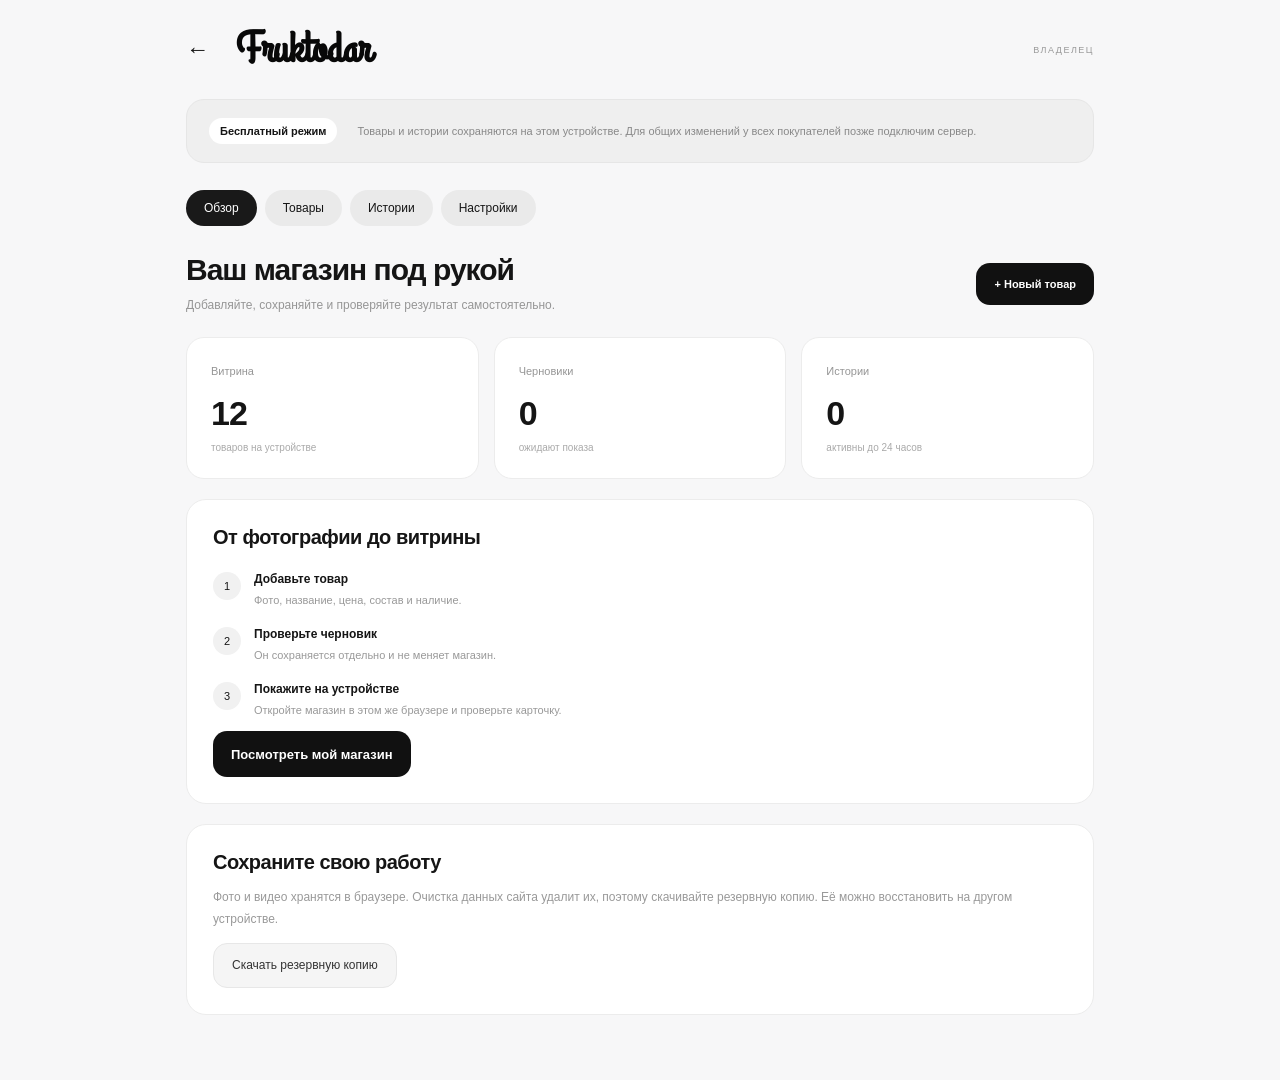
<file: fruktodar-social/owner.html>
<!doctype html><html lang="ru"><head><meta charset="utf-8"><meta name="viewport" content="width=device-width,initial-scale=1,viewport-fit=cover"><meta name="robots" content="noindex,nofollow"><title>Fruktodar · кабинет владельца</title><link rel="icon" href="../fruktodar-shop/assets/favicon.svg"><link rel="stylesheet" href="style.css?v=3"><link rel="stylesheet" href="owner.css?v=1"></head><body class="owner-body"><div class="owner-shell"><header class="owner-header"><a href="./#profile" class="owner-back" aria-label="Вернуться в магазин">←</a><a class="script-logo" href="./#feed">Fruktodar</a><span class="owner-label">ВЛАДЕЛЕЦ</span></header><div class="owner-mode"><span>Бесплатный режим</span><p>Товары и истории сохраняются на этом устройстве. Для общих изменений у всех покупателей позже подключим сервер.</p></div><section id="ownerGate" hidden class="owner-card owner-gate"><h1>Вход в кабинет</h1><p id="gateText">Введите код владельца этого устройства.</p><form id="gateForm"><label for="gatePin">Код · 6 цифр</label><input id="gatePin" type="password" inputmode="numeric" minlength="6" maxlength="6" pattern="[0-9]{6}" required autocomplete="current-password"><button class="primary full" type="submit">Открыть кабинет</button></form><p class="owner-error" id="gateError" role="alert"></p></section><div id="ownerWorkspace" hidden><nav id="ownerTabs" class="owner-tabs" aria-label="Разделы кабинета"><button data-tab="overview">Обзор</button><button data-tab="products">Товары</button><button data-tab="stories">Истории</button><button data-tab="settings">Настройки</button></nav><main id="ownerView"></main></div><div id="ownerLoading" class="empty">Открываем ваш кабинет…</div></div><dialog id="productEditor" class="owner-editor" aria-labelledby="editorTitle"><button type="button" data-owner-close="productEditor" class="dialog-close" aria-label="Закрыть">×</button><form id="productForm"><h2 id="editorTitle">Новый товар</h2><div class="editor-photo"><img id="editorImage" alt="Предпросмотр фотографии" hidden><span id="photoPlaceholder">Добавьте фотографию товара</span></div><label for="productPhoto">Фотография · JPG, PNG или WebP</label><input id="productPhoto" type="file" accept="image/jpeg,image/png,image/webp"><label for="productName">Название</label><input id="productName" maxlength="100" required placeholder="Например, манго сладкое"><div class="owner-form-grid"><div><label for="productPrice">Цена · ₽</label><input id="productPrice" type="number" min="0.01" max="10000000" step="0.01" required inputmode="decimal"></div><div><label for="productOldPrice">Старая цена · необязательно</label><input id="productOldPrice" type="number" min="0.01" max="10000000" step="0.01" inputmode="decimal"></div></div><div class="owner-form-grid"><div><label for="productCategory">Категория</label><select id="productCategory"><option value="fruits">Фрукты</option><option value="exotic">Экзотика</option><option value="sets">Наборы</option><option value="baskets">Корзины</option></select></div><div><label for="productUnit">Цена за</label><select id="productUnit"><option value="шт.">Штуку</option><option value="кг">Килограмм</option><option value="уп.">Упаковку</option><option value="набор">Набор</option><option value="корзина">Корзину</option></select></div></div><label for="productDescription">Описание</label><textarea id="productDescription" rows="3" maxlength="2000"></textarea><label for="productComposition">Состав · каждый пункт с новой строки</label><textarea id="productComposition" rows="4" placeholder="Манго&#10;Питахайя&#10;Маракуйя"></textarea><label class="owner-check"><input type="checkbox" id="productAvailable" checked> В наличии</label><p id="editorError" class="owner-error" role="alert"></p><div class="owner-editor-actions"><button type="submit" class="secondary" id="saveDraft">Сохранить черновик</button><button type="button" class="primary" id="showProduct">Показать на устройстве</button></div><p class="owner-fine">Черновик не меняет витрину. «Показать» обновляет магазин только в этом браузере. Публичный сайт и другие устройства остаются без изменений.</p></form></dialog><dialog id="storyEditor" class="owner-editor" aria-labelledby="storyEditorTitle"><button class="dialog-close" data-owner-close="storyEditor" aria-label="Закрыть">×</button><form id="ownerStoryForm"><h2 id="storyEditorTitle">Новая история</h2><label for="ownerStoryTitle">Название</label><input id="ownerStoryTitle" maxlength="80" required placeholder="Свежая поставка манго"><label for="ownerStoryFile">Фото или видео до 15 секунд</label><input id="ownerStoryFile" type="file" accept="image/jpeg,image/png,image/webp,video/mp4,video/webm,video/quicktime" required><label for="ownerStoryProduct">Переход к товару · необязательно</label><select id="ownerStoryProduct"></select><p class="owner-fine">История будет доступна на этом устройстве 24 часа. Видео — до 25 МБ; общий объём фото и видео — до 50 МБ.</p><p id="ownerStoryError" class="owner-error" role="alert"></p><button class="primary full" id="showStory" type="submit">Показать историю на устройстве</button></form></dialog><dialog id="restoreDialog" class="owner-editor" aria-label="Восстановить копию"><h2>Восстановить резервную копию?</h2><p class="muted">Текущие товары и истории кабинета будут заменены данными из файла. Перед продолжением сохраните свою копию.</p><div class="owner-editor-actions"><button class="secondary" data-owner-close="restoreDialog">Отмена</button><button class="primary" id="confirmRestore">Восстановить</button></div><p id="restoreError" class="owner-error" role="alert"></p></dialog><div id="ownerToast" class="toast" role="status"></div><script src="owner-store.js?v=1"></script><script src="owner.js?v=1"></script></body></html>
</file>
<file: central-bank/services.css>
[hidden]{display:none!important}.nav{gap:3px}.nav a{padding:11px 12px;font-size:12px}.nav a>span{width:20px;text-align:center;font-size:19px;color:#007aff}.private{margin-bottom:30px}aside{overflow-y:auto}.aside-bottom{padding-top:25px}.page-heading{margin:35px 0 27px;display:flex;justify-content:space-between;align-items:center;gap:15px}.page-heading h1{font-size:34px}.page-heading p{font-size:13px}.grid-2{display:grid;grid-template-columns:1fr 1fr;gap:20px}.grid-3{display:grid;grid-template-columns:repeat(3,1fr);gap:18px}.stack{display:grid;gap:18px}.product{position:relative;background:#fff;border:1px solid #ededf0;border-radius:18px;padding:26px;min-width:0}.product h2{font-size:19px;margin:0 0 9px}.product p{font-size:12px;line-height:1.7}.product .value{display:block;font-size:30px;letter-spacing:-1.1px;font-weight:600;margin:18px 0 8px;font-variant-numeric:tabular-nums}.product .caption{font-size:11px;color:var(--muted)}.product .row{margin-top:20px}.product.hero{color:#fff;background:linear-gradient(125deg,#293445,#121a28);border-color:#293445}.hero p,.hero .caption{color:#acb8c9}.tag{display:inline-flex;align-items:center;background:#edf8ef;color:#248a3d;border-radius:6px;padding:5px 8px;font-size:10px;font-weight:550;line-height:1.2}.tag.blue{background:#eaf3ff;color:#007aff}.tag.gray{background:#f0f0f3;color:#777780}.tag.orange{background:#fff1e5;color:#a85c13}.row{display:flex;align-items:center;justify-content:space-between;gap:13px}.gap{margin-top:22px}.section-heading{display:flex;align-items:center;justify-content:space-between;gap:12px;margin:30px 0 17px}.service-btn{border:0;background:#eef4ff;color:#007aff;border-radius:10px;padding:11px 15px;font-size:12px;font-weight:550}.service-btn:hover{background:#dceaff}.service-btn.solid{background:#007aff;color:white}.service-btn.danger{background:#fff0ef;color:#c43b33}.service-btn:disabled{opacity:.5;cursor:default}.product-icon{display:grid;place-items:center;width:43px;height:43px;border-radius:13px;background:#eef4ff;color:#007aff;font-size:21px;margin-bottom:22px}.fact-list{margin:20px 0 0;padding:0;list-style:none}.fact-list li{display:flex;align-items:center;justify-content:space-between;gap:20px;border-top:1px solid #f0f0f2;padding:13px 0;font-size:12px}.fact-list li span:first-child{color:var(--muted)}.fact-list li:last-child{padding-bottom:0}.section-note{font-size:11px;color:#99999f;line-height:1.7;margin:17px 0}.asset-bar{height:8px;display:flex;overflow:hidden;border-radius:8px;margin:24px 0;gap:3px}.asset-bar span{display:block;height:100%;min-width:3px;background:#007aff}.asset-bar span:nth-child(2){background:#6b5ce7}.asset-bar span:nth-child(3){background:#5ac8a8}.asset-bar span:nth-child(4){background:#e8b85d}.asset-bar span:nth-child(5){background:#e98b8b}.asset-dot{width:8px;height:8px;border-radius:50%;display:inline-block;margin-right:8px;background:#007aff}.holding{display:flex;align-items:center;gap:13px;padding:18px 0;border-bottom:1px solid #f0f0f2}.holding:last-child{border:0;padding-bottom:0}.holding-icon{width:42px;height:42px;border-radius:12px;display:grid;place-items:center;background:#f4f4f7;font-weight:650;font-size:14px;flex-shrink:0}.holding-info{flex:1;min-width:0}.holding-info strong{display:block;font-size:13px;font-weight:550}.holding-info small{display:block;font-size:10px;color:var(--muted);margin-top:5px}.holding-price{text-align:right;font-size:13px;font-weight:550}.holding-price small{display:block;font-size:10px;color:var(--muted);margin-top:6px}.toolbar{display:flex;align-items:center;gap:10px;flex-wrap:wrap;margin:0 0 20px}.toolbar input{flex:1;min-width:140px}.toolbar select{width:auto;min-width:145px}.history-list .transaction{padding:20px 0}.history-list .transaction:first-child{padding-top:5px}.account-extra{padding:18px 4px 0}.account-extra .row{flex-wrap:wrap}.account-extra .caption{font-size:11px;color:var(--muted)}.account-state{font-size:11px;color:#248a3d;margin-bottom:13px}.account-state.frozen{color:#c43b33}.muted-card{filter:saturate(.2);opacity:.65}.goal-input{margin-top:15px}.settings-row{padding:18px 0;border-top:1px solid #eeeef2}.settings-row:first-child{border:0}.settings-row strong{font-size:13px;font-weight:550;display:block}.settings-row small{font-size:11px;color:var(--muted);display:block;margin-top:6px;line-height:1.6}.switch{position:relative;width:45px;height:27px;border-radius:30px;border:0;background:#d1d1d6;flex-shrink:0}.switch[aria-checked=true]{background:#34c759}.switch:after{content:'';position:absolute;width:23px;height:23px;border-radius:50%;background:#fff;left:2px;top:2px;box-shadow:0 2px 3px #0002;transition:transform .2s}.switch[aria-checked=true]:after{transform:translateX(18px)}.payment-preview{background:#f4f5f8;padding:14px;border-radius:11px;font-size:12px;color:#6e6e73;margin:17px 0}.modal-help{font-size:11px;line-height:1.7;color:var(--muted);margin-top:15px}.empty-state{padding:35px 0;color:var(--muted);font-size:13px;text-align:center}.mobile-page-label{display:none}.tx-amount.outgoing{color:#1d1d1f}.quick-services{display:grid;grid-template-columns:repeat(4,1fr);gap:12px;margin:22px 0 0}.quick-service{display:flex;flex-direction:column;gap:10px;padding:18px;border:0;border-radius:14px;background:#fff;text-decoration:none;color:var(--text);font-size:12px}.quick-service span{color:#007aff;font-size:22px}.quick-service:hover{background:#eaf2ff}#overviewSummary .product{padding:22px}#overviewSummary .value{font-size:24px}.chart-note{line-height:1.6}@media(max-width:1100px){.grid-3{grid-template-columns:1fr 1fr}.product{padding:22px}.grid-2{gap:17px}.product .value{font-size:26px}.quick-services{grid-template-columns:1fr 1fr}.nav a{font-size:11px}}@media(max-width:700px){aside{padding:16px 22px 0;display:block;overflow:visible}.brand{margin-bottom:16px}.nav{display:flex;overflow-x:auto;gap:7px;padding:0 0 13px;scrollbar-width:none;margin-right:-22px}.nav::-webkit-scrollbar{display:none}.nav a{white-space:nowrap;flex-shrink:0;padding:9px 12px;background:#eaeaf0;border-radius:20px;font-size:11px;gap:7px}.nav a>span{font-size:15px;width:auto}.nav a.active{background:#1d1d1f;color:#fff}.nav a.active>span{color:#fff}.grid-2,.grid-3{grid-template-columns:1fr}.page-heading{margin-top:27px}.page-heading h1{font-size:30px}.page-heading p{font-size:12px}.product{padding:23px}.product .value{font-size:28px}.section-heading h2{font-size:20px}.section-heading{margin-top:26px}.toolbar{gap:8px}.toolbar select{min-width:130px;font-size:12px}.history-list .tx-name{font-size:11px}.history-list .tx-amount{font-size:11px}.quick-services{gap:10px}.quick-service{padding:17px}.holding{gap:10px;flex-wrap:wrap}.holding-info{min-width:90px}.holding-price{font-size:12px}.holding .service-btn{padding:9px 12px;font-size:11px}.fact-list li{gap:10px}.settings-row{gap:15px}header{height:72px}}
.cards{grid-template-columns:repeat(2,minmax(0,1fr))}.card{width:100%;max-width:100%}.cards>div{min-width:0}.value,.total{overflow-wrap:anywhere}.fact-list li span:last-child{text-align:right;overflow-wrap:anywhere}.product h2,.holding-info strong,.tx-name{overflow-wrap:anywhere}@media(max-width:700px){.cards{grid-template-columns:minmax(0,1fr)}}@media(max-width:360px){.card{aspect-ratio:auto;min-height:210px}.card-balance{font-size:27px}.card-bottom>span{font-size:8px;letter-spacing:.8px}.network{width:48px}}
</file>
<file: central-bank/experience.css>
:root{--blue:#428bf2;--bg:#f7f7f8;--panel:#fff}body{background:var(--bg);letter-spacing:-.025em}#legacyOverview{display:none}#homeDashboard{padding-top:24px}.main{padding-bottom:45px}.home-top{display:flex;align-items:center;gap:11px;margin-bottom:26px}.home-avatar{width:43px;height:43px;border-radius:50%;background:#e2e3e7;color:#fff;display:grid;place-items:center;text-decoration:none;font-size:18px;position:relative;flex-shrink:0}.home-avatar:after{content:'';position:absolute;right:-1px;bottom:0;width:10px;height:10px;border:3px solid var(--bg);background:#70ce1b;border-radius:50%}.home-search{flex:1;min-width:0;background:#eceef1;border:0;border-radius:24px;padding:13px 17px;font-size:16px;color:#333;max-height:45px}.home-search::placeholder{color:#92979f}.gift-button{width:44px;height:44px;border-radius:50%;border:0;background:#eee8ff;color:#9965ef;display:grid;place-items:center;position:relative;flex-shrink:0}.gift-button:after{content:'';position:absolute;right:5px;top:2px;width:6px;height:6px;border-radius:50%;background:#ff453a}.ref-icon{width:25px;height:25px;display:block;fill:none;stroke:currentColor;stroke-width:1.8;stroke-linecap:round;stroke-linejoin:round}.search-results{margin:-10px 0 20px;border-radius:20px;background:#fff;padding:10px;box-shadow:0 8px 25px #00000008}.search-results:empty{display:none}.search-result{display:block;border:0;background:transparent;text-align:left;text-decoration:none;padding:12px;color:#222;font-size:14px;width:100%;border-radius:10px}.search-result:hover{background:#f4f5f7}.tile-grid{display:grid;grid-template-columns:repeat(4,minmax(0,1fr));gap:20px}.bank-tile{display:flex;flex-direction:column;align-items:start;text-align:left;background:#fff;border:0;border-radius:25px;padding:23px;min-width:0;min-height:180px;color:#292b30;text-decoration:none;box-shadow:0 12px 30px #20232d0b;position:relative;transition:transform .2s}.bank-tile:hover{transform:translateY(-3px)}.tile-top{display:flex;justify-content:space-between;align-items:start;width:100%;gap:7px;min-height:45px;margin-bottom:20px}.mini-card{position:relative;width:49px;height:32px;border-radius:7px;background:linear-gradient(130deg,#424650,#111216);box-shadow:inset 0 0 0 1px #ffffff50;overflow:hidden;color:#fff;font-size:7px;display:flex;align-items:end;padding:5px;flex-shrink:0}.mini-card:before{content:'';position:absolute;width:50px;height:50px;background:linear-gradient(110deg,#fff4,transparent);transform:rotate(35deg);left:-23px;top:-6px}.mini-card .mini-network{position:absolute;right:5px;bottom:5px;display:flex}.mini-network i{width:10px;height:10px;border-radius:50%;background:#ef4b44}.mini-network i+i{background:#ffb534;margin-left:-4px;opacity:.9}.mini-card.silver{background:linear-gradient(120deg,#7b7f87,#cbd0d7);color:white}.mini-card.silver b{font-size:8px;font-style:italic}.tile-badge{font-size:9px;white-space:nowrap;color:#8e9299;border:1px solid #e5e6e9;border-radius:12px;padding:3px 5px}.tile-amount{font-size:22px;font-weight:680;letter-spacing:-.7px;white-space:nowrap;max-width:100%;margin-bottom:6px;font-variant-numeric:tabular-nums}.tile-name{font-size:15px;line-height:1.3}.tile-name small{display:block;font-size:10px;color:#a0a3ab;margin-top:5px}.round-blue{display:grid;place-items:center;width:42px;height:42px;flex-shrink:0;color:#fff;border-radius:50%;background:linear-gradient(145deg,#6ea8ff,#3d80f0)}.round-blue .ref-icon{width:24px;height:24px;stroke-width:1.6}.neutral-icon{border-radius:13px;background:#f7f7f8;color:#a9adb5;width:43px;height:43px;display:grid;place-items:center}.tile-all{font-size:21px;font-weight:650;line-height:1.2;letter-spacing:-.6px}.quick-row{display:flex;gap:25px;overflow-x:auto;scrollbar-width:none;padding:26px 4px 28px}.quick-row::-webkit-scrollbar{display:none}.round-action{display:flex;flex-direction:column;align-items:center;gap:10px;border:0;background:none;min-width:76px;color:#333;flex:1;font-size:12px;white-space:nowrap;text-decoration:none}.round-action .action-circle{width:61px;height:61px;border-radius:50%;background:#fff;box-shadow:0 8px 25px #20232d0c;display:grid;place-items:center}.action-circle .ref-icon{width:29px;height:29px;stroke-width:1.8}.home-widgets{display:grid;grid-template-columns:1fr 1fr;gap:20px}.widget{display:block;width:100%;border:0;background:#fff;border-radius:25px;padding:24px;text-align:left;text-decoration:none;color:#292b30;box-shadow:0 12px 30px #20232d09;position:relative;overflow:hidden}.widget h2{font-size:21px;letter-spacing:-.6px;margin:0 0 5px;font-weight:680}.widget p{font-size:14px;color:#6c6e73;line-height:1.4}.widget .row{gap:15px}.widget.wide{grid-column:1/-1}.widget-title{min-width:0}.widget-title strong{font-size:20px;font-weight:650;letter-spacing:-.5px;display:block;margin-bottom:4px}.widget-title p{font-size:14px}.widget .round-blue{width:43px;height:43px}.widget-link{cursor:pointer}.widget-link:hover{background:#fdfdff}.operation-illustration{height:52px;display:flex;align-items:end;gap:5px;flex-shrink:0}.operation-illustration i{width:24px;border-radius:8px 8px 5px 5px;display:grid;place-items:end center;font-style:normal;font-size:13px;padding-bottom:6px;color:#60bfd0;background:#ecf8fc}.operation-illustration i:nth-child(1){height:25px;background:#fff1fd;color:#eab6e5}.operation-illustration i:nth-child(2){height:39px}.operation-illustration i:nth-child(3){height:52px;background:#eefaff}.bonus-logos{display:flex;gap:6px;flex-shrink:0}.bonus-logos span{width:34px;height:34px;border-radius:11px;display:grid;place-items:center;background:#dff1ff;color:#007aff;font-weight:700;font-size:16px}.bonus-logos span:first-child{background:#007aff;color:white}.bonus-logos span:last-child{background:#ede5ff;color:#9765ef}.notice-pill{background:#fff6bb;padding:13px;border-radius:12px;margin-top:18px;font-size:13px;line-height:1.4;color:#55513d}.offer-banner{background:radial-gradient(ellipse at 90% 10%,#5f687a,transparent 70%),#272a34;color:#fff;min-height:138px;padding-right:110px;display:flex;align-items:center}.offer-banner p{color:#d1d3da;margin-top:10px}.offer-art{position:absolute;right:22px;bottom:18px;width:70px;height:85px;transform:rotate(-10deg);border-radius:16px;background:linear-gradient(135deg,#f3efff,#9d93bd);box-shadow:inset 0 0 0 2px #fff7,9px 9px 25px #0003;display:grid;place-items:center;color:#fff;font-size:35px}.offer-close{position:absolute;right:12px;top:12px;z-index:1;border:0;border-radius:50%;width:25px;height:25px;display:grid;place-items:center;background:#ffffff20;color:inherit;font-size:20px}.widget-caption{font-size:10px;color:#989ca5;margin-top:15px}.ref-page{padding:25px 0 0}.ref-page-title{text-align:center;font-size:20px;letter-spacing:-.5px;font-weight:650;margin:4px 0 25px}.ref-stack{display:grid;gap:21px}.ref-panel{border:0;background:#fff;border-radius:25px;padding:24px;box-shadow:0 12px 30px #20232d09;min-width:0}.ref-panel h2{font-size:23px;letter-spacing:-.7px;margin:0 0 12px;font-weight:680}.ref-panel p{font-size:14px;color:#969aa3;line-height:1.4}.template-row{display:flex;gap:13px;margin-bottom:23px;overflow-x:auto}.template-add{display:flex;flex-direction:column;justify-content:space-between;align-items:start;width:112px;min-height:111px;border:0;border-radius:17px;padding:15px;color:#428bf2;background:#eef0f5;font-size:12px;line-height:1.4;text-align:left;flex-shrink:0}.template-add .ref-icon{width:27px;height:27px}.template-add strong{font-weight:550}.planned-button{display:block;width:100%;border:0;padding:13px;border-radius:12px;background:#f6f6f8;color:#428bf2;margin-top:18px;font-size:14px}.small-pill-row{display:grid;grid-template-columns:1fr 1fr;gap:18px}.small-pill{background:#fff;border:0;border-radius:25px;padding:17px;text-decoration:none;color:#333;font-size:14px;display:flex;align-items:center;gap:10px;min-width:0;box-shadow:0 8px 25px #20232d08}.small-pill .ref-icon{color:#428bf2;width:21px;height:21px}.recipient-input{border:0;background:#f7f7f9;border-radius:14px;margin:5px 0 19px;font-size:16px;padding:16px;min-width:0;width:100%}.contact-row{display:flex;gap:20px;overflow-x:auto;scrollbar-width:none}.contact{border:0;background:none;display:flex;flex-direction:column;gap:8px;align-items:center;min-width:58px;color:#4e5158;font-size:11px;padding:0;text-align:center}.contact-avatar{width:52px;height:52px;display:grid;place-items:center;background:linear-gradient(140deg,#cdd3dc,#b3bac5);color:#fff;font-size:23px;border-radius:50%}.contact:first-child .contact-avatar{background:linear-gradient(140deg,#98c6fb,#4c88df)}.service-slider{display:flex;gap:10px;overflow-x:auto;margin-right:-24px;padding-right:24px;scrollbar-width:none}.service-square{border:0;border-radius:15px;min-width:94px;width:94px;min-height:105px;padding:13px;background:#f5f6f9;color:#292d34;display:flex;flex-direction:column;align-items:start;justify-content:space-between;font-size:12px;text-align:left;line-height:1.35;text-decoration:none;flex-shrink:0}.service-square .ref-icon{width:28px;height:28px;color:#428bf2;stroke-width:2}.ref-panel .panel-title-row{display:flex;justify-content:space-between;align-items:center;gap:10px;margin-bottom:13px}.panel-title-row h2{margin:0}.panel-title-row a{font-size:14px;color:#428bf2;text-decoration:none}.yellow-banner{position:relative;overflow:hidden;padding:24px 110px 24px 24px;min-height:125px;background:linear-gradient(110deg,#ffe345,#ffd83c,#edb44e);color:#403917;border-radius:25px;text-decoration:none;display:flex;align-items:center}.yellow-banner h2{font-size:22px;letter-spacing:-.6px;margin:0 0 9px}.yellow-banner p{font-size:13px;line-height:1.4;color:#716025}.yellow-art{position:absolute;right:25px;bottom:18px;width:57px;height:58px;border-radius:12px;background:linear-gradient(135deg,#ffed8c,#f5c24c);box-shadow:6px 6px 15px #9e760c44,inset 0 0 0 2px #fff7;display:grid;place-items:center;font-size:31px}.showcase-hero{position:relative;border-radius:26px;background:linear-gradient(150deg,#bcc3d3,#7d8496);min-height:335px;text-align:center;padding:35px 30px;color:white;overflow:hidden;margin-bottom:22px}.showcase-art{height:125px;display:grid;place-items:center;margin:0 auto 25px;font-size:75px;color:#ffe14a;filter:drop-shadow(4px 8px 5px #252c4b44);font-weight:750}.showcase-hero h1{font-size:28px;letter-spacing:-.8px;margin:0 0 13px}.showcase-hero p{color:#f0f0f4;font-size:14px;max-width:340px;margin:0 auto 20px}.yellow-button{border:0;border-radius:30px;padding:10px 22px;background:#ffe342;color:#4b4325;font-size:13px;font-weight:650}.service-four{display:grid;grid-template-columns:repeat(4,minmax(0,1fr));gap:14px}.service-four a,.service-four button{border:0;background:none;text-decoration:none;color:#4e5057;text-align:center;display:flex;align-items:center;flex-direction:column;gap:9px;font-size:11px;line-height:1.4;padding:0}.service-four .service-icon{display:grid;place-items:center;width:53px;height:53px;border-radius:16px;background:#f5f6fa;color:#428bf2}.service-icon .ref-icon{width:29px;height:29px}.showcase-list{margin-top:22px}.showcase-list .widget{min-height:120px}.chat-messages{display:flex;flex-direction:column;gap:13px;min-height:260px;padding-bottom:15px}.chat-bubble{max-width:90%;padding:14px 17px;border-radius:18px;background:#fff;font-size:14px;line-height:1.6;align-self:flex-start;box-shadow:0 5px 15px #00000005;overflow-wrap:anywhere}.chat-bubble.user{background:#e0edff;align-self:flex-end}.chat-author{font-size:10px;color:#8b93a2;margin-bottom:5px}.chat-form{display:flex;align-items:center;gap:10px}.chat-form input{min-width:0;border:0;background:#fff;border-radius:20px}.chat-form button{width:43px;height:43px;border:0;border-radius:50%;background:#428bf2;color:#fff;display:grid;place-items:center;flex-shrink:0}.chat-suggestions{display:flex;gap:8px;flex-wrap:wrap;margin:15px 0}.chat-suggestions button{font-size:11px;padding:9px 12px;border:0;border-radius:16px;color:#428bf2;background:#eaf2ff}.offer-categories{display:grid;grid-template-columns:1fr 1fr;gap:14px}.cashback-option{background:#fff;padding:22px;border-radius:22px;border:2px solid transparent;text-align:left;color:#333;box-shadow:0 8px 25px #00000005;min-width:0}.cashback-option.selected{border-color:#428bf2;background:#f2f7ff}.cashback-option strong{font-size:28px;color:#428bf2;display:block;margin-bottom:15px}.cashback-option span{font-size:15px}.cashback-option small{display:block;color:#9299a4;font-size:11px;margin-top:9px}.ref-footnote{font-size:10px;line-height:1.6;color:#969ca6;margin-top:20px}.bottom-nav{display:none}.unread-dot{display:inline-block;background:#ff453a;color:#fff;border-radius:50%;width:17px;height:17px;line-height:17px;text-align:center;font-size:10px;vertical-align:middle;margin-left:5px}.home-ident{display:flex;align-items:center;justify-content:space-between;margin-bottom:21px}.home-ident h1{font-size:20px;letter-spacing:-.5px;margin:0}.home-ident small{font-size:11px;color:#979da8}.home-balance{font-size:11px;color:#969ca6;margin-bottom:20px}.home-balance button{border:0;background:none;color:#428bf2;padding:0 0 0 8px;font-size:11px}.profile small{color:#9299a4}#bottomNav{display:none}.ref-grid{display:grid;grid-template-columns:1fr 1fr;gap:21px}.ref-grid .full{grid-column:1/-1}.tile-grid button{font-family:inherit}.card{border-radius:22px}.product,.panel{border-radius:24px;border-color:transparent;box-shadow:0 12px 30px #20232d07}.ref-page-title small{display:block;font-size:10px;color:#969ca6;font-weight:400;letter-spacing:0;margin-top:7px}#toast{bottom:90px}.blue-link{color:#428bf2;text-decoration:none}.tile-full-link{display:block;background:none;border:0;color:#428bf2;padding:12px 0 0;font-size:12px}.desktop-brand{color:#969ca6;letter-spacing:1.5px;font-size:10px}.recipient-button{display:block;border:0;background:#eaf2ff;color:#428bf2;width:100%;padding:11px;border-radius:12px;margin:-7px 0 20px}.template-saved{font-size:12px;background:#fff;min-width:112px;border-radius:17px;border:0;display:flex;flex-direction:column;align-items:start;justify-content:space-between;gap:10px;text-align:left;padding:15px;color:#363a41;box-shadow:0 6px 18px #00000007}.template-saved small{font-size:10px;color:#9ba1aa}.notification-toggle{border:0;background:transparent;color:#9299a4;display:flex;align-items:center;justify-content:center;gap:7px;font-size:12px;padding:10px;width:100%;margin:0 0 18px}.notification-toggle .ref-icon{width:16px;height:16px}@media(max-width:1100px){.tile-grid{grid-template-columns:repeat(2,minmax(0,1fr))}.home-widgets,.ref-grid{grid-template-columns:1fr}.tile-grid{gap:20px}.home-widgets .wide,.ref-grid .full{grid-column:auto}.bank-tile{min-height:155px}.tile-amount{font-size:21px}}@media(max-width:700px){aside{display:none}header{display:none}.main{padding:0 16px 105px;margin:0}#homeDashboard{padding-top:19px}.home-top{margin-bottom:22px}.home-avatar{width:43px;height:43px}.home-ident{display:none}.home-balance{margin:0 0 20px;font-size:10px}.bank-tile{padding:20px 18px;min-height:151px;border-radius:25px;box-shadow:0 11px 26px #242b380c}.tile-grid{gap:20px}.tile-top{min-height:35px;margin-bottom:20px}.tile-amount{font-size:20px;letter-spacing:-.7px}.tile-name{font-size:15px}.tile-name small{font-size:9px}.tile-all{font-size:20px}.tile-badge{font-size:8px;padding:2px 4px}.mini-card{width:45px;height:30px}.round-blue{width:40px;height:40px}.quick-row{gap:16px;padding:25px 0;overflow:visible;justify-content:space-between}.round-action{font-size:11px;min-width:0;flex:1;gap:9px}.round-action .action-circle{width:57px;height:57px}.action-circle .ref-icon{width:27px;height:27px}.home-widgets{gap:21px}.widget{border-radius:25px;padding:21px}.widget h2{font-size:20px}.widget p{font-size:14px}.operation-illustration{height:47px}.operation-illustration i{width:22px}.bonus-logos span{width:32px;height:32px}.offer-banner{padding-right:108px;min-height:117px}.offer-art{height:72px;width:59px;right:24px;bottom:16px;font-size:30px}.offer-banner p{font-size:13px}.widget-title strong{font-size:19px}.widget-title p{font-size:14px}.notice-pill{font-size:13px}.ref-page{padding-top:24px}.ref-page-title{margin:0 0 23px;font-size:19px}.ref-panel{border-radius:25px;padding:21px}.ref-panel h2{font-size:22px}.ref-panel p{font-size:14px}.ref-stack,.ref-grid{gap:21px}.ref-grid .full{grid-column:auto}.small-pill-row{gap:16px}.small-pill{font-size:13px;padding:15px}.recipient-input{font-size:15px;padding:15px}.template-add{width:105px;min-height:105px}.service-slider{margin-right:-21px;padding-right:21px}.service-square{width:91px;min-width:91px;min-height:99px}.yellow-banner{padding:21px 100px 21px 21px;min-height:119px}.yellow-banner h2{font-size:21px}.yellow-banner p{font-size:12px}.yellow-art{right:22px;width:54px;height:54px}.showcase-hero{margin:-24px -16px 22px;border-radius:0 0 27px 27px;min-height:360px;padding:32px 24px}.showcase-hero h1{font-size:25px}.showcase-hero p{font-size:14px}.showcase-art{height:145px;font-size:85px;margin-bottom:20px}.service-four{gap:9px}.service-four .service-icon{width:47px;height:47px;border-radius:14px}.service-four a,.service-four button{font-size:10px}.service-four .ref-icon{width:27px;height:27px}.page-heading{margin-top:26px}.page-heading h1{font-size:27px}.product,.panel{border-radius:24px}.product .value{font-size:27px}#bottomNav{position:fixed;display:flex;align-items:start;justify-content:space-around;bottom:0;left:0;right:0;min-height:75px;padding:9px 8px max(15px,env(safe-area-inset-bottom));background:#fafafbdf;backdrop-filter:blur(25px);-webkit-backdrop-filter:blur(25px);border-top:1px solid #e4e5e880;z-index:10;gap:0}#bottomNav a{display:flex;align-items:center;flex-direction:column;gap:5px;flex:1;min-width:0;text-decoration:none;color:#a1a5ad;font-size:9px;font-weight:550;letter-spacing:.02em}#bottomNav a[aria-current=page]{color:#428bf2}#bottomNav .ref-icon{width:26px;height:26px;stroke-width:2.2}#bottomNav .nav-logo{font-size:16px;font-weight:800;border-radius:7px;width:25px;height:27px;display:grid;place-items:center;background:currentColor;position:relative}#bottomNav .nav-logo b{color:#fff}footer{margin-top:24px;padding-bottom:3px;line-height:1.5}dialog{border-radius:25px;padding:25px}#toast{bottom:95px;min-width:200px}.ref-footnote{font-size:9px}.ref-panel .panel-title-row{margin-bottom:15px}.chat-messages{min-height:280px}.chat-bubble{font-size:13px}.cashback-option{padding:20px}.cashback-option strong{font-size:26px}.cashback-option span{font-size:14px}.ref-page .page-heading{margin-top:0}.notification-toggle{margin-bottom:15px}.home-search{font-size:16px}}@media(max-width:360px){.main{padding-left:14px;padding-right:14px}.tile-grid{gap:14px}.bank-tile{padding:17px 14px;min-height:145px}.tile-amount{font-size:18px}.tile-name{font-size:13px}.tile-badge{font-size:7px}.tile-top{gap:4px}.tile-all{font-size:18px}.round-action .action-circle{width:51px;height:51px}.round-action{font-size:10px}.quick-row{gap:10px}.widget h2{font-size:18px}.widget p{font-size:12px}.bonus-logos span{width:27px;height:27px}.ref-panel{padding:19px}.ref-panel h2{font-size:21px}.small-pill{font-size:12px;padding:13px}.tile-name small{font-size:8px}.home-search{padding:12px}.showcase-hero{margin-left:-14px;margin-right:-14px}.page-heading h1{font-size:25px}.offer-banner{padding-right:85px}.offer-art{right:18px;width:50px;height:65px}.ref-grid .full{min-width:0}.offer-categories{gap:10px}.cashback-option{padding:17px}}
.offer-art .ref-icon{width:38px;height:38px;stroke-width:1.5}.yellow-art .ref-icon{width:34px;height:34px;stroke-width:1.5}.showcase-art{filter:none;height:170px;margin-top:-10px;margin-bottom:17px}.showcase-art>svg{width:260px;max-width:100%;height:165px}.showcase-hero{min-height:380px}.showcase-list .widget{box-shadow:0 12px 30px #20232d09}@media(max-width:700px){.showcase-art{height:170px}.showcase-hero{min-height:390px}}.tile-amount{font-size:clamp(16px,1.5vw,22px)}@media(max-width:1100px){.tile-amount{font-size:22px}}@media(max-width:700px){.tile-amount{font-size:20px}}@media(max-width:360px){.tile-amount{font-size:18px}}
</file>
<file: central-bank/features.css>
.feature-title{display:flex;align-items:center;justify-content:space-between;margin:0 0 25px;gap:10px}.feature-title h1{font-size:19px;letter-spacing:-.4px;margin:0;text-align:center}.feature-title>a{color:#428bf2;font-size:34px;text-decoration:none;line-height:1;width:28px}.feature-title>span{width:28px;flex-shrink:0}.phone-progress{display:flex;gap:6px;margin-bottom:25px}.phone-progress span{height:4px;border-radius:4px;background:#e7eaf0;flex:1}.phone-progress .on{background:#428bf2}.feature-primary{display:block;width:100%;margin-top:22px;border-radius:13px}.transfer-person{text-align:center}.transfer-person .contact-avatar{margin:0 auto 18px;background:linear-gradient(135deg,#98baf9,#428bf2);width:65px;height:65px;font-size:27px}.transfer-person h2{margin-bottom:7px}.transfer-sum{display:block;font-size:34px;letter-spacing:-1.3px;margin:24px 0;overflow-wrap:anywhere}.transfer-check{width:68px;height:68px;background:#dcf7e5;color:#26a85c;border-radius:50%;display:grid;place-items:center;font-size:35px;margin:0 auto 22px}.details-tabs{display:flex;gap:10px;margin-bottom:22px}.details-tabs button{flex:1;background:#eaeef5;border:0;border-radius:13px;padding:13px;font-size:13px}.details-tabs .selected{background:#428bf2;color:#fff}.card-detail-number{font-size:23px;font-variant-numeric:tabular-nums;letter-spacing:1px;margin:25px 0;overflow-wrap:anywhere}.camera-stage{background:#181c24;border-radius:24px;overflow:hidden;position:relative;aspect-ratio:1;min-height:260px}.camera-stage video{position:absolute;inset:0;width:100%;height:100%;object-fit:cover}.camera-shade{position:absolute;inset:0;background:#0002}.camera-frame{position:absolute;inset:20%;border:1px solid #ffffff30;border-radius:16px;box-shadow:0 0 0 150px #0003}.camera-frame i{position:absolute;width:28px;height:28px;border:3px solid #fff}.camera-frame i:nth-child(1){top:-2px;left:-2px;border-right:0;border-bottom:0;border-radius:15px 0 0}.camera-frame i:nth-child(2){top:-2px;right:-2px;border-left:0;border-bottom:0;border-radius:0 15px 0 0}.camera-frame i:nth-child(3){bottom:-2px;left:-2px;border-right:0;border-top:0;border-radius:0 0 0 15px}.camera-frame i:nth-child(4){bottom:-2px;right:-2px;border-left:0;border-top:0;border-radius:0 0 15px}.camera-hint{position:absolute;bottom:7%;left:0;right:0;text-align:center;color:#fff;font-size:13px}.scan-status{font-size:12px;margin:17px 0;color:#7d8695;line-height:1.6}.scanner-actions{display:flex;gap:12px}.scanner-actions>*{flex:1;text-align:center}.image-picker{margin:0;display:grid;place-items:center;cursor:pointer}.image-picker input{position:absolute;width:1px;height:1px;opacity:0}textarea{font:inherit;resize:vertical;border:1px solid #dddde3;border-radius:12px;padding:13px;width:100%;background:#f8f9fb}.receive-qr{max-width:270px;margin:25px auto;background:white;padding:12px;border-radius:12px}.receive-qr svg{width:100%;height:auto}.qr-raw{overflow-wrap:anywhere;white-space:pre-wrap;font-size:12px!important;max-height:230px;overflow:auto;background:#f5f6f9;padding:15px;border-radius:12px}.install-logo{border-radius:20px;margin-bottom:18px}.install-steps{padding-left:22px;line-height:1.8;font-size:14px;color:#676e79}.install-steps li{margin:12px 0}@media(min-width:701px){.camera-stage{max-width:500px;margin:auto}.scanner-actions{max-width:500px;margin:auto}.scan-status{text-align:center}}@media(max-width:360px){.card-detail-number{font-size:19px}.transfer-sum{font-size:29px}.feature-title h1{font-size:17px}}
html{-webkit-text-size-adjust:100%;text-size-adjust:100%}html,body{touch-action:pan-x pan-y}button,a,input,select,textarea,label{touch-action:pan-x pan-y}dialog.welcome-screen{position:fixed;inset:0;width:100vw;max-width:none;height:100dvh;max-height:none;margin:0;padding:0;border:0;border-radius:0;background:#141414;color:#fff;overflow:hidden;z-index:9999;box-shadow:none;backdrop-filter:none;transition:opacity .28s,transform .28s}.welcome-screen[open]{display:grid;place-items:center}.welcome-screen::backdrop{background:#141414;backdrop-filter:none}.welcome-content{text-align:center;position:relative;animation:welcome-enter .65s ease-out both;padding:30px}.welcome-halo{position:absolute;top:-70px;left:50%;transform:translateX(-50%);width:320px;height:320px;background:radial-gradient(circle,#f8d64c12,transparent 67%);pointer-events:none}.welcome-shield{position:relative;width:116px;height:116px;margin:0 auto 28px;animation:shield-arrive 1.5s cubic-bezier(.2,.7,.2,1) both}.welcome-shield img{display:block;width:100%;height:100%;border-radius:27px;box-shadow:0 12px 55px #0008}.welcome-shield:after{content:'';position:absolute;inset:0;border-radius:27px;background:linear-gradient(115deg,transparent 30%,#ffffff30 50%,transparent 70%);animation:shield-shine 1.6s ease-out both;pointer-events:none}.welcome-title{font-size:30px;font-weight:650;letter-spacing:-1px;margin:0 0 12px;line-height:1.2;color:#f5f5f7}.welcome-subtitle{font-size:9px;letter-spacing:3px;color:#96948a}.welcome-loader{width:72px;height:3px;overflow:hidden;border-radius:8px;background:#ffffff15;margin:32px auto 0}.welcome-loader:after{content:'';display:block;width:45%;height:100%;background:#ffe342;border-radius:8px;animation:welcome-progress 1.5s ease-in-out infinite}.welcome-skip{position:absolute;bottom:max(30px,env(safe-area-inset-bottom));left:50%;transform:translateX(-50%);border:0;background:transparent;color:#92918c;padding:12px 20px;font-size:12px}.welcome-skip:active{transform:translateX(-50%)}.welcome-screen.is-leaving{opacity:0;transform:scale(1.025)}@keyframes welcome-enter{from{opacity:0;transform:translateY(12px)}to{opacity:1;transform:translateY(0)}}@keyframes shield-arrive{0%{opacity:0;transform:scale(.84)}45%{opacity:1;transform:scale(1.035)}100%{opacity:1;transform:scale(1)}}@keyframes shield-shine{0%{opacity:0;transform:translateX(-70%)}35%{opacity:.6}100%{opacity:0;transform:translateX(70%)}}@keyframes welcome-progress{0%{transform:translateX(-110%)}100%{transform:translateX(330%)}}@media(max-width:700px){input,select,textarea,.toolbar select,.home-search,.recipient-input{font-size:16px!important}}@media(prefers-reduced-motion:reduce){.welcome-content,.welcome-shield,.welcome-shield:after,.welcome-loader:after{animation:none!important}.welcome-screen{transition:none}.welcome-loader:after{width:100%}}
.welcome-content:focus{outline:none}
body.pay-mode{background:#111214;color:#fff}.pay-mode aside,.pay-mode header,.pay-mode footer,.pay-mode #bottomNav{display:none!important}.pay-mode .main{margin:0;max-width:none;padding:0}.pay-mode #routePage{margin:0}.pay-screen{min-height:100dvh;max-width:850px;margin:auto;display:flex;flex-direction:column;padding:max(23px,env(safe-area-inset-top)) 30px max(21px,env(safe-area-inset-bottom));background:radial-gradient(ellipse at 50% 35%,#24272d 0%,#111214 75%)}.pay-top{display:flex;align-items:center;justify-content:space-between;font-size:18px;font-weight:600;letter-spacing:-.4px}.pay-top>a{width:34px;height:34px;border-radius:50%;background:#ffffff10;display:grid;place-items:center;color:#ddd;text-decoration:none;font-size:25px;font-weight:400}.pay-top-lock{width:34px;display:grid;place-items:center;color:#92959d}.pay-top-lock .ref-icon{width:21px;height:21px}.pay-intro{text-align:center;margin:30px 0 25px}.pay-intro h1{font-size:28px;letter-spacing:-.9px;font-weight:600;margin-bottom:8px;color:#fff}.pay-intro p{font-size:13px;color:#92969f}.pay-deck{display:grid;grid-template-columns:1fr 1fr;gap:20px}.pay-card{position:relative;display:flex;flex-direction:column;align-items:stretch;text-align:left;min-width:0;width:100%;height:207px;border-radius:19px;padding:23px;color:#f1f2f4;border:2px solid transparent;overflow:hidden;background:radial-gradient(ellipse at 5% 0%,#565861,transparent 65%),linear-gradient(125deg,#24262e,#14151a);box-shadow:0 15px 28px #0004;transition:transform .25s,opacity .25s,border-color .25s;opacity:.58;transform:scale(.97)}.pay-card.silver{background:radial-gradient(ellipse at 30% 0%,#fff,transparent 55%),linear-gradient(120deg,#c0c5d0,#f3f3f6 50%,#9ba2ae);color:#333945}.pay-card:before{content:'';position:absolute;inset:0;background:linear-gradient(110deg,transparent 35%,#ffffff0c 48%,transparent 62%);pointer-events:none}.pay-card.selected{opacity:1;border-color:#e3e7f5;transform:scale(1);box-shadow:0 0 0 4px #ffffff09,0 20px 30px #0005}.pay-card:disabled{cursor:default}.pay-card-top{display:flex;justify-content:space-between;align-items:center;font-size:11px;letter-spacing:1.4px;font-weight:600}.pay-card-type{font-size:9px;opacity:.6}.pay-card-amount{font-size:29px;letter-spacing:-1px;margin-top:26px;font-weight:550;font-variant-numeric:tabular-nums;overflow-wrap:anywhere}.pay-card-digits{font-size:10px;letter-spacing:2px;opacity:.55;margin-top:10px}.pay-card-bottom{display:flex;align-items:end;justify-content:space-between;margin-top:auto;gap:10px}.pay-card-bottom>span:first-child{font-size:8px;letter-spacing:1px}.pay-visa{font-size:23px;font-style:italic;font-weight:800;letter-spacing:-1.5px}.pay-master{display:flex;padding-right:3px}.pay-master i{width:23px;height:23px;border-radius:50%;background:#eb393f}.pay-master i+i{background:#ffb237;margin-left:-8px;opacity:.95}.pay-selected-dot{position:absolute;right:12px;bottom:51px;width:17px;height:17px;border:1px solid #ffffff70;border-radius:50%;font-size:10px;display:grid;place-items:center;color:#fff;background:#30333b}.pay-card.silver .pay-selected-dot{background:#4b5361}.pay-frozen{position:absolute;inset:auto 0 0;background:#353842e8;color:#eee;padding:8px 0;text-align:center;font-size:11px}.pay-status{font-size:13px;color:#aeb4c0;text-align:center;margin:24px 0 18px;min-height:20px;line-height:1.5}.pay-controls{display:flex;flex-direction:column;align-items:center;margin:15px 0 0;padding-top:20px;flex:1;justify-content:end}.nfc-orbit{position:relative;width:96px;height:96px;display:grid;place-items:center;isolation:isolate}.nfc-button{position:relative;width:88px;height:88px;display:flex;flex-direction:column;align-items:center;justify-content:center;gap:4px;border:0;border-radius:50%;background:#f4f5f8;color:#24262b;box-shadow:0 6px 35px #0007,inset 0 1px 0 white;transition:background .3s,color .3s,transform .2s}.nfc-button>.ref-icon{width:34px;height:34px;stroke-width:1.7}.nfc-button>span{font-size:11px;font-weight:650;letter-spacing:.5px}.nfc-button:disabled{cursor:default}.nfc-wave{position:absolute;inset:0;border:1px solid #bdcee080;border-radius:50%;opacity:0;z-index:-1}.pay-waiting .nfc-wave{animation:nfc-pulse 1.3s ease-out infinite}.pay-waiting .nfc-wave:nth-child(2){animation-delay:.35s}.pay-waiting .nfc-wave:nth-child(3){animation-delay:.7s}.pay-waiting .nfc-button{background:#dce7fa;animation:nfc-breathe .7s ease-in-out infinite alternate}.pay-control-caption{font-size:12px;color:#858b97;text-align:center;margin-top:18px}.pay-done .nfc-button{background:#48c779;color:#fff;box-shadow:0 0 0 6px #48c77912,0 0 35px #48c77915}.pay-done .pay-status{color:#7dcda0}.pay-check{width:34px;height:34px;fill:none;stroke:#fff;stroke-width:2.6;stroke-linecap:round;stroke-linejoin:round}.pay-check path{stroke-dasharray:45;stroke-dashoffset:45;animation:nfc-check .4s .05s ease-out forwards}.pay-simulation{font-size:10px;line-height:1.6;color:#666d7a;text-align:center;margin:30px 0 0}.pay-mode #toast{bottom:20px}.pay-mode .welcome-screen{color:#fff}@keyframes nfc-pulse{0%{opacity:.6;transform:scale(1)}100%{opacity:0;transform:scale(1.9)}}@keyframes nfc-breathe{from{box-shadow:0 0 0 0 #b8ccff22}to{box-shadow:0 0 0 7px #b8ccff15}}@keyframes nfc-check{to{stroke-dashoffset:0}}@media(max-width:700px){.pay-screen{padding:max(18px,env(safe-area-inset-top)) 24px max(18px,env(safe-area-inset-bottom))}.pay-intro{margin:24px 0 22px}.pay-intro h1{font-size:25px}.pay-intro p{font-size:12px}.pay-deck{grid-template-columns:1fr;gap:14px;max-width:370px;width:100%;margin:auto}.pay-card{height:154px;padding:18px 21px;border-radius:17px}.pay-card-top{font-size:10px;letter-spacing:1px}.pay-card-type{font-size:8px}.pay-card-amount{font-size:26px;margin-top:15px}.pay-card-digits{font-size:9px;margin-top:6px}.pay-card-bottom>span:first-child{font-size:7px}.pay-visa{font-size:21px}.pay-master i{width:20px;height:20px}.pay-selected-dot{bottom:42px;width:16px;height:16px}.pay-status{font-size:12px;margin:20px 0 10px}.pay-controls{padding-top:12px;margin-top:12px}.nfc-orbit{width:90px;height:90px}.nfc-button{width:82px;height:82px}.pay-control-caption{font-size:11px;margin-top:13px}.pay-simulation{font-size:9px;margin-top:23px}.pay-top{font-size:17px}}@media(max-height:740px) and (max-width:700px){.pay-screen{padding-top:13px;padding-bottom:13px}.pay-intro{margin:17px 0}.pay-intro h1{font-size:23px}.pay-card{height:139px;padding:15px 18px}.pay-card-amount{margin-top:11px;font-size:24px}.pay-deck{gap:12px}.pay-status{margin:16px 0 7px}.pay-controls{margin-top:8px;padding-top:8px}.pay-simulation{margin-top:17px}}@media(prefers-reduced-motion:reduce){.pay-card,.nfc-button{transition:none}.pay-waiting .nfc-wave,.pay-waiting .nfc-button{animation:none}.pay-check path{animation:none;stroke-dashoffset:0}}
.pay-amount-block{width:100%;max-width:370px;margin:23px auto 0;text-align:center}.pay-amount-block>label{display:block;font-size:11px;color:#9ca3b0;margin:0 0 9px;font-weight:400}.pay-amount-input{display:flex;align-items:center;gap:12px;padding:0 18px;background:#ffffff08;border:1px solid #ffffff20;border-radius:14px;min-height:56px}.pay-amount-input input{width:100%;min-width:0;border:0;padding:10px 0;background:transparent;color:#fff;border-radius:0;font-size:26px!important;font-weight:550;letter-spacing:-.7px;text-align:right;outline-offset:1px;font-variant-numeric:tabular-nums}.pay-amount-input input::placeholder{color:#5e6471}.pay-amount-input>span{color:#bbc2cf;font-size:24px;min-width:20px;text-align:left}.pay-amount-input:focus-within{border-color:#97b6ef;box-shadow:0 0 0 3px #648dda12}.pay-amount-error{min-height:0;font-size:11px;color:#efa5a0;line-height:1.5;margin-top:6px}.pay-amount-error:empty{display:none}.pay-edit-amount{border:0;background:none;color:#9dbeff;font-size:11px;padding:8px}.nfc-button:disabled{opacity:.42}.pay-waiting .nfc-button:disabled{opacity:1}.pay-amount-block+.pay-status{margin-top:14px}.pay-amount-input input[readonly]{color:#dbe0e9}@media(max-height:740px) and (max-width:700px){.pay-intro{margin:12px 0}.pay-intro h1{font-size:21px}.pay-intro p{font-size:11px}.pay-card{height:118px;padding:12px 16px}.pay-card-amount{font-size:22px;margin-top:8px}.pay-card-digits{margin-top:4px}.pay-card-bottom>span:first-child{font-size:6px}.pay-visa{font-size:19px}.pay-master i{width:17px;height:17px}.pay-selected-dot{bottom:34px}.pay-amount-block{margin-top:15px}.pay-amount-input{min-height:49px}.pay-amount-input input{font-size:23px!important}.pay-status{margin-bottom:5px}.pay-controls{padding-top:5px;margin-top:5px}.nfc-orbit{height:80px;width:80px}.nfc-button{width:74px;height:74px}.pay-control-caption{margin-top:10px}.pay-simulation{margin-top:14px}}
.pay-amount-input input:focus-visible{outline:none}
.pay-done .nfc-button:disabled{opacity:1}
dialog.welcome-screen{background:#1d1d22}.welcome-screen::backdrop{background:#1d1d22}.welcome-screen .welcome-content{padding:0;animation:none;position:absolute;top:50%;left:50%;transform:translate(-50%,-50%)}.welcome-center-shield{display:block;width:112px;height:112px;object-fit:cover;border-radius:24px}.welcome-bottom{position:absolute;bottom:max(35px,env(safe-area-inset-bottom));left:20px;right:20px;text-align:center;max-height:45dvh;overflow:auto}.welcome-spinner{margin:0 auto;width:25px;height:25px;border:2px solid transparent;border-top-color:#ffe342;border-left-color:#ffe342;border-bottom-color:#ffe342;border-radius:50%;animation:welcome-spin .85s linear infinite}.welcome-screen .welcome-skip{position:static;transform:none;display:block;margin:10px auto 0;font-size:10px;color:#777780;padding:9px 15px}.welcome-screen .welcome-skip:active{transform:none}.welcome-screen.auth-locked .welcome-spinner{display:none}.welcome-screen.auth-pending .welcome-spinner{display:block}.welcome-screen.auth-success .welcome-spinner{display:block;border-color:#83ed9a;animation:none}.welcome-screen.auth-success .welcome-spinner:after{content:'✓';color:#83ed9a;font-size:17px;line-height:21px}.welcome-bottom p{color:#b6b6c2;font-size:12px;line-height:1.5;max-width:340px;margin:12px auto 0}.welcome-bottom p:empty{display:none}#welcomeAuth>button,#welcomePinForm>button{display:block;margin:12px auto 0;border:0;border-radius:13px;padding:13px 18px;color:#171719;background:#ffe342;font-size:13px;font-weight:550;min-width:200px}#welcomeAuth>#welcomePinToggle{background:transparent;color:#b9bac4;font-size:12px}#welcomePinForm{max-width:240px;margin:12px auto 0}#welcomePinForm label{font-size:12px;color:#b9bac4}#welcomePin{background:#303036;color:white;letter-spacing:10px;text-align:center;border-color:#44444f;font-size:20px}#welcomeAuth[hidden],.welcome-screen .welcome-skip[hidden]{display:none!important}@keyframes welcome-spin{to{transform:rotate(360deg)}}@media(prefers-reduced-motion:reduce){.welcome-spinner{animation:none}}
</file>
<file: fruktodar-social/style.css>
@font-face{font-family:FruktodarScript;src:url('fonts/GrandHotel-Regular.ttf') format('truetype');font-weight:400;font-style:normal;font-display:swap}:root{--ink:#111111;--green:#111111;--muted:#8e8e8e;--line:#efefef;--lemon:#f2f2f2;--sage:#f1f1f1;--peach:#f2f2f2}*{box-sizing:border-box}html{scroll-behavior:smooth}body{margin:0;background:#f7f8f5;color:var(--ink);font:14px -apple-system,BlinkMacSystemFont,"Segoe UI",Roboto,Helvetica,Arial,sans-serif;-webkit-font-smoothing:antialiased}button,input,textarea,select{font:inherit}button{color:inherit;cursor:pointer}a{color:inherit;text-decoration:none}button,a{-webkit-tap-highlight-color:transparent}button{transition:transform .15s,background .15s}button:active{transform:scale(.96)}button:focus-visible,a:focus-visible,input:focus-visible,textarea:focus-visible,select:focus-visible{outline:2px solid #91ac74;outline-offset:4px}[hidden]{display:none!important}.icon{display:block;width:25px;height:25px;fill:none;stroke:currentColor;stroke-width:1.8;stroke-linecap:round;stroke-linejoin:round}.icon-button{display:grid;place-items:center;border:0;background:none;width:38px;height:38px;padding:6px;flex-shrink:0}.icon-button.active .icon{fill:#e5edda;stroke:#718e58}.script-logo{font-family:FruktodarScript,cursive;font-size:39px;line-height:1.2;font-weight:400;letter-spacing:-1px;white-space:nowrap}.desktop-note{position:fixed;left:max(35px,calc(50% - 560px));top:60px;width:220px;display:flex;flex-direction:column;gap:15px}.desktop-note .script-logo{font-size:36px}.desktop-note p{font-size:26px;letter-spacing:-1px;line-height:1.3;font-weight:550;margin:20px 0}.desktop-note>span{font-size:11px;color:#8c9881}.desktop-note>a:not(.script-logo){font-size:12px}.desktop-note .compare-link{margin-top:35px;color:#789465;font-size:10px!important}.desktop-note small{font-size:10px;color:#a8afa0}.app-shell{max-width:550px;min-height:100dvh;margin:0 auto;background:white;box-shadow:0 0 0 1px #eaece6}.app-header{height:82px;display:flex;align-items:center;justify-content:space-between;padding:13px 18px;background:#ffffffed;backdrop-filter:blur(18px);position:sticky;top:0;z-index:5;gap:12px;border-bottom:1px solid #f4f5f1}.app-header>h1{font-size:20px;letter-spacing:-.5px;margin:0;font-weight:650}.header-side{display:flex;gap:4px;align-items:center}.header-badge{position:relative}.header-badge>span{position:absolute;top:0;right:0;border-radius:50%;min-width:15px;height:15px;font-size:8px;background:#eaf0dd;color:#617f4d;display:grid;place-items:center}.view-body{padding-bottom:120px}.stories-row{display:flex;gap:18px;overflow-x:auto;scrollbar-width:none;padding:17px 17px 20px;border-bottom:1px solid var(--line)}.story-circle{border:0;background:none;display:flex;flex-direction:column;align-items:center;gap:8px;min-width:76px;width:76px;flex-shrink:0;padding:0;font-size:10px;line-height:1.4}.story-circle>span:last-child{display:-webkit-box;-webkit-line-clamp:2;-webkit-box-orient:vertical;overflow:hidden;min-height:28px;text-align:center;max-width:76px}.story-ring{width:76px;height:76px;border-radius:50%;padding:3px;background:conic-gradient(#b5cf96,#e6bc6c,#eabca1,#c5d99c,#b5cf96);display:block;position:relative}.story-ring img{display:block;width:100%;height:100%;border-radius:50%;object-fit:cover;border:3px solid white}.story-circle.seen .story-ring{background:#e5e9e0}.story-ring.shop{background:#eaf0e4;display:grid;place-items:center;font-family:FruktodarScript;font-size:36px;color:#6d8955;border:1px solid #dfe6d8}.story-ring.shop:after{content:'+';position:absolute;bottom:-1px;right:0;width:23px;height:23px;background:#1e2921;border:3px solid white;color:#fff;border-radius:50%;display:grid;place-items:center;font:17px Arial;line-height:1}.feed-intro{display:flex;align-items:center;justify-content:space-between;padding:16px 18px 4px;font-size:11px;color:#a0a69c}.feed-intro span:first-child{font-weight:600;font-size:12px;color:#43573d}.post{border-bottom:1px solid var(--line);padding-bottom:22px}.post-header{display:flex;align-items:center;gap:9px;padding:16px 17px 13px}.avatar{display:grid;place-items:center;border-radius:50%;background:#edf1e3;color:#77925b;font-family:FruktodarScript;font-size:23px;width:35px;height:35px;flex-shrink:0}.post-account{flex:1}.post-account strong{font-size:12px;font-weight:650;display:flex;align-items:center;gap:5px}.brand-leaf{color:#9bbd79;font-size:14px}.post-account small{display:block;color:#969e91;font-size:10px;margin-top:3px}.post-header .icon{width:20px;height:20px}.post-photo{display:block;width:100%;padding:0;border:0;background:#f4f4ee;position:relative}.post-photo>img{display:block;width:100%;aspect-ratio:4/5;object-fit:cover;object-position:center 57%;max-height:680px}.post-photo .photo-tag{position:absolute;bottom:14px;left:15px;background:#ffffffea;color:#3c5034;border-radius:20px;font-size:10px;padding:7px 11px;backdrop-filter:blur(12px)}.post-actions{display:flex;align-items:center;justify-content:space-between;padding:10px 12px 5px}.post-actions>div{display:flex;gap:3px}.post-actions .icon{width:26px;height:26px}.post-actions .save-button{margin-left:auto}.post-content{padding:0 18px}.post-title-row{display:flex;align-items:start;justify-content:space-between;gap:12px}.post-title{font-size:14px;font-weight:650;line-height:1.5;background:none;border:0;padding:0;text-align:left;flex:1}.price{font-size:16px;font-weight:650;letter-spacing:-.4px;white-space:nowrap}.price del{font-size:10px;color:#a2a99b;font-weight:400;display:block;text-align:right;letter-spacing:0;margin-bottom:2px}.post-description{font-size:12px;color:#7d8876;line-height:1.6;margin:8px 0 13px}.add-to-cart{background:#eaf0dc;color:#3d5830;border:0;border-radius:13px;padding:12px 15px;font-size:12px;font-weight:550;width:100%;display:flex;justify-content:center;align-items:center;gap:8px}.add-to-cart .icon{width:16px;height:16px}.add-to-cart:hover{background:#dfe9cc}.saved-message{font-size:10px;color:#a5ae9b;margin:12px 0 0}.bottom-nav{position:fixed;z-index:10;bottom:max(16px,env(safe-area-inset-bottom));left:50%;transform:translateX(-50%);width:min(calc(100% - 32px),490px);height:63px;padding:6px 9px;display:flex;align-items:center;justify-content:space-between;gap:4px;border:1px solid #ffffffcc;border-radius:38px;background:linear-gradient(110deg,#f1f3e6c9,#ffffffd1 43%,#e8efd0c9);backdrop-filter:blur(23px) saturate(1.35);-webkit-backdrop-filter:blur(23px) saturate(1.35);box-shadow:0 7px 30px #2b3d2219,inset 0 0 0 3px #ffffff35}.bottom-nav>a{position:relative;flex:1;height:49px;display:flex;align-items:center;justify-content:center;border-radius:30px;transition:background .2s,transform .2s;color:#252b26}.bottom-nav>a[aria-current=page]{background:#50624415;box-shadow:inset 0 1px 2px #526b4320}.bottom-nav .icon{width:27px;height:27px;stroke-width:1.85}.bottom-nav>a[aria-current=page] .icon{stroke-width:2.2}.bottom-nav .home-filled .icon{fill:#1e2a21}.bottom-nav .nav-badge{position:absolute;top:4px;right:18%;min-width:16px;height:16px;padding:0 3px;border:1px solid white;background:#e85a63;color:#fff;font-size:9px;font-weight:600;border-radius:20px;display:grid;place-items:center}.profile-dot{width:28px;height:28px;border-radius:50%;background:#dfe5d6;border:1px solid #d1dbc6;display:grid;place-items:center;color:#6f865c;font-family:FruktodarScript;font-size:21px}.bottom-nav>a[aria-current=page] .profile-dot{border:2px solid #273d26;background:#eef3e5}.route-section{padding:22px 18px 115px}.route-section h2{font-size:25px;font-weight:650;letter-spacing:-.8px;margin:0 0 13px}.muted{font-size:12px;color:#929d88;line-height:1.8}.search-box{display:flex;align-items:center;gap:10px;background:#f0f2ee;border-radius:25px;padding:13px 17px;margin:0 0 20px}.search-box .icon{width:19px;height:19px;color:#939e8d}.search-box input{border:0;background:transparent;min-width:0;width:100%;outline:none;font-size:16px;color:#34472c}.search-box input::placeholder{color:#a1aa99}.chips{display:flex;gap:8px;overflow-x:auto;scrollbar-width:none;padding-bottom:15px;white-space:nowrap}.chips button{border:1px solid #edf0e8;border-radius:20px;background:#f7f8f5;padding:9px 13px;font-size:11px;flex-shrink:0}.chips button[aria-pressed=true]{background:#e5edda;border-color:#dce6ce;color:#456035}.explore-grid{display:grid;grid-template-columns:repeat(3,minmax(0,1fr));gap:3px;margin:0 -18px}.explore-tile{position:relative;padding:0;border:0;min-width:0;background:#edf0e8;aspect-ratio:3/4;overflow:hidden}.explore-tile>img{width:100%;height:100%;object-fit:cover;display:block}.explore-tile:after{content:'';position:absolute;inset:45% 0 0;background:linear-gradient(transparent,#17221188);pointer-events:none}.explore-tile>span{position:absolute;bottom:10px;left:9px;right:6px;color:white;z-index:1;font-size:12px;font-weight:650;text-align:left;text-shadow:0 1px 6px #0005}.explore-tile .tile-type{position:absolute;right:7px;top:7px;color:white;z-index:2;background:#0003;border-radius:5px;padding:3px}.tile-type .icon{width:13px;height:13px}.profile-head{display:flex;align-items:center;gap:24px;padding:10px 0 22px}.profile-avatar{width:82px;height:82px;background:#edf1e6;color:#69874e;border-radius:50%;font:46px FruktodarScript;display:grid;place-items:center;flex-shrink:0}.profile-stats{display:flex;justify-content:space-between;gap:20px;flex:1}.profile-stats>div{text-align:center}.profile-stats strong{display:block;font-size:20px;letter-spacing:-.6px}.profile-stats small{display:block;font-size:10px;margin-top:6px;color:#929c88}.profile-name{font-weight:600;font-size:14px;margin-bottom:8px}.profile-caption{font-size:12px;color:#8b9781;line-height:1.7;margin:0}.profile-controls{display:flex;gap:10px;margin:22px 0}.profile-controls>a{background:#f0f2ec;border-radius:10px;padding:12px 8px;font-size:11px;font-weight:550;flex:1;text-align:center}.profile-tabs{display:flex;justify-content:center;border-bottom:1px solid var(--line);margin-top:24px;padding:13px}.profile-tabs .icon{width:24px;height:24px}.profile-grid{margin-top:3px}.fine{font-size:10px;line-height:1.7;color:#a0a995;margin:18px 0}.cart-item{display:grid;grid-template-columns:75px 1fr;gap:13px;padding:20px 0;border-bottom:1px solid var(--line)}.cart-item>img{width:75px;height:91px;border-radius:12px;object-fit:cover}.cart-item h3{font-size:13px;font-weight:550;line-height:1.5;margin:0 0 7px}.cart-item .cart-line{display:flex;align-items:center;justify-content:space-between;gap:10px}.cart-item strong{font-size:14px}.quantity{display:flex;align-items:center;background:#f0f3e8;border-radius:18px;padding:3px;gap:6px}.quantity>button{border:0;background:none;width:27px;height:26px;font-size:18px}.quantity>span{min-width:15px;text-align:center;font-size:12px}.remove{border:0;background:none;padding:10px 0 0;font-size:10px;color:#97a18c;text-decoration:underline}.cart-total{display:flex;align-items:center;justify-content:space-between;font-size:14px;margin:25px 0 12px}.cart-total>strong{font-size:25px;font-weight:650;letter-spacing:-.8px}.primary{border:0;border-radius:14px;padding:14px 18px;background:#57764a;color:white;display:flex;align-items:center;justify-content:center;font-size:13px;font-weight:550;min-height:46px}.secondary{border:1px solid #e0e7d7;border-radius:14px;padding:13px 18px;background:#f4f6ee;color:#678152;display:flex;align-items:center;justify-content:center;font-size:12px;min-height:45px}.full{width:100%;margin-top:12px}.empty{padding:45px 20px;text-align:center;color:#9ba58f;font-size:13px;line-height:1.9}.empty .icon{width:42px;height:42px;margin:0 auto 20px;color:#bac6ac}.empty .primary{margin-top:20px}.back-to-shop{font-size:11px;color:#92a27c;display:block;text-align:center;margin-top:25px;text-decoration:underline}dialog{border:0;background:white;color:var(--ink);border-radius:24px;padding:26px;width:calc(100% - 24px);max-width:520px;max-height:92dvh;box-shadow:0 25px 100px #0a200d30}dialog::backdrop{background:#14241670;backdrop-filter:blur(9px)}.dialog-close{position:absolute;right:15px;top:15px;z-index:5;width:33px;height:33px;border:0;border-radius:50%;background:#fffffff0;box-shadow:0 2px 9px #0001;font-size:23px;display:grid;place-items:center;padding:0}.product-dialog{padding:0}.product-detail-photo{display:block;width:100%;height:320px;object-fit:contain;background:#f4f5f0}.product-detail-copy{padding:25px}.product-detail-copy .detail-category{font-size:9px;letter-spacing:1.5px;color:#99a58d}.product-detail-copy h2{font-size:24px;line-height:1.25;letter-spacing:-.7px;font-weight:650;margin:13px 0}.product-detail-copy>.price{font-size:24px;display:flex;align-items:center;gap:10px;margin:18px 0}.product-detail-copy>.price del{font-size:13px}.product-detail-copy h3{font-size:14px;font-weight:600;margin:24px 0 12px}.product-detail-copy ul{padding-left:18px;color:#7c8e6d;font-size:13px;line-height:1.9}.product-detail-copy p{font-size:12px;color:#94a385;line-height:1.8}.product-detail-copy .quantity{justify-content:space-between;padding:7px}.order-dialog h2{font-size:25px;font-weight:650;letter-spacing:-.7px;margin:10px 0 15px}.order-dialog>p{font-size:12px;color:#97a48a;line-height:1.8}.order-line{display:flex;justify-content:space-between;gap:18px;font-size:12px;padding:12px 0;border-bottom:1px solid var(--line);line-height:1.7}.order-line strong{white-space:nowrap;font-weight:600}.order-dialog label{font-size:12px;display:block;margin:20px 0 9px}textarea{width:100%;border:1px solid #e0e7d7;border-radius:12px;resize:vertical;padding:12px;font:16px/1.6 inherit;color:#34472c;background:#fcfdf9}.toast{position:fixed;bottom:95px;left:50%;transform:translateX(-50%);z-index:30;background:#273d26eb;color:#fff;padding:12px 19px;border-radius:25px;font-size:12px;max-width:calc(100% - 35px);text-align:center;backdrop-filter:blur(12px)}.toast:empty{display:none}.story-dialog{position:fixed;inset:0;margin:auto;padding:0;width:min(460px,100vw);height:min(850px,100dvh);max-width:none;max-height:100dvh;background:#132014;border-radius:24px;overflow:hidden;color:white}.story-dialog::backdrop{background:#101b12ed;backdrop-filter:blur(20px)}.story-bars{position:absolute;top:12px;left:12px;right:12px;z-index:6;display:flex;gap:3px}.story-bars span{height:3px;background:#ffffff50;flex:1;border-radius:5px;overflow:hidden}.story-bars i{display:block;height:100%;background:#fff}.story-head{position:absolute;z-index:5;top:28px;left:14px;right:10px;display:flex;align-items:center;gap:8px}.story-head>div{flex:1;min-width:0}.story-head strong{font-size:12px;white-space:nowrap;overflow:hidden;text-overflow:ellipsis;display:block}.story-head small{font-size:9px;display:block;margin-top:4px;color:#d2dfc9}.story-head .icon-button{background:#0002;border-radius:50%;width:30px;height:30px;padding:5px}.story-head .icon{width:19px;height:19px}.story-head .avatar{width:31px;height:31px;font-size:22px}.story-media{position:absolute;inset:0;display:flex;align-items:center;justify-content:center}.story-media>img{width:100%;height:100%;object-fit:contain}.story-media:after{content:'';position:absolute;inset:0;background:linear-gradient(#0c180c70,transparent 20%,transparent 55%,#102014d9 90%);pointer-events:none}.story-product-info{position:absolute;left:24px;right:24px;bottom:110px;z-index:2}.story-product-info h2{font-size:26px;font-weight:650;line-height:1.25;letter-spacing:-.8px;margin:0 0 15px}.story-product-info strong{font-size:27px;letter-spacing:-.7px}.story-tap-zones{position:absolute;inset:80px 0 100px;display:flex;z-index:3}.story-tap-zones button{width:50%;background:none;border:0}.story-cta{position:absolute;bottom:max(25px,env(safe-area-inset-bottom));left:24px;right:24px;background:#fff;color:#49643b;border:0;border-radius:30px;padding:14px 18px;font-size:13px;font-weight:550;z-index:5}.gift-options{display:grid;grid-template-columns:1fr 1fr;gap:13px}.gift-option{border:0;padding:0;background:#f6f7f1;overflow:hidden;border-radius:18px;text-align:left}.gift-option img{width:100%;height:200px;object-fit:cover;display:block}.gift-option>div{padding:15px}.gift-option strong{font-size:12px;line-height:1.5;display:block}.gift-option small{font-size:15px;margin-top:12px;display:block;font-weight:650}.route-eyebrow{font-size:10px;color:#9eab92;letter-spacing:1px;margin-bottom:10px}.compare-banner{border:1px solid #e9edde;border-radius:15px;background:#f7f9f1;padding:16px;margin-top:25px}.compare-banner p{font-size:11px;line-height:1.7;color:#95a585;margin:0 0 12px}.compare-banner a{font-size:11px;color:#708956;text-decoration:underline}.fine.footer-note{padding:25px 18px 0;margin:0;text-align:center;font-size:9px}@media(min-width:1100px){.app-shell{position:relative;left:70px}.bottom-nav{left:calc(50% + 70px)}}@media(max-width:1099px){.desktop-note{display:none}}@media(max-width:600px){body{background:white}.app-shell{max-width:none;box-shadow:none}.app-header{height:72px;padding:11px 14px}.script-logo{font-size:37px}.icon-button{width:35px;height:35px}.stories-row{gap:16px;padding:14px 14px 17px}.story-circle{width:73px;min-width:73px;font-size:10px}.story-ring{width:73px;height:73px}.story-circle>span:last-child{max-width:73px}.feed-intro{padding:15px 16px 0}.post-header{padding:15px 14px 12px}.post-photo>img{max-height:none;aspect-ratio:4/5}.post-content{padding:0 16px}.post-actions{padding:9px 10px 4px}.post-title{font-size:14px}.post-description{font-size:12px}.post{padding-bottom:20px}.add-to-cart{font-size:12px;border-radius:12px}.bottom-nav{height:61px;bottom:max(15px,env(safe-area-inset-bottom));padding:5px 7px;width:calc(100% - 32px);max-width:490px}.bottom-nav>a{height:49px}.bottom-nav .icon{width:26px;height:26px}.bottom-nav .nav-badge{right:15%}.route-section{padding:20px 16px 110px}.explore-grid{margin-inline:-16px}.explore-tile>span{font-size:11px;bottom:9px;left:8px}.profile-head{gap:18px}.profile-avatar{width:78px;height:78px;font-size:43px}.profile-stats{gap:10px}.profile-stats strong{font-size:19px}.profile-stats small{font-size:9px}.product-detail-photo{height:300px}.product-detail-copy{padding:24px}.product-detail-copy h2{font-size:24px}.story-dialog{height:100dvh;width:100vw;border-radius:0}.story-product-info h2{font-size:25px}.story-head strong{font-size:11px}.story-head small{font-size:9px}.gift-option img{height:180px}.gift-option>div{padding:13px}.cart-item{grid-template-columns:69px 1fr}.cart-item>img{width:69px;height:89px}.cart-item h3{font-size:12px}.price{font-size:15px}.route-section h2{font-size:24px}}@media(max-width:360px){.script-logo{font-size:32px}.app-header{height:68px}.stories-row{gap:13px}.story-circle{min-width:68px;width:68px}.story-ring{width:68px;height:68px}.post-title{font-size:13px}.post-photo>img{aspect-ratio:1}.post-description{font-size:11px}.profile-head{gap:13px}.profile-avatar{width:65px;height:65px}.profile-stats strong{font-size:17px}.profile-stats small{font-size:8px}.explore-tile>span{font-size:10px;left:6px}.bottom-nav .icon{width:25px;height:25px}.gift-option img{height:155px}.gift-option strong{font-size:11px}.gift-option small{font-size:13px}}@media(prefers-reduced-motion:reduce){html{scroll-behavior:auto}*,*:before,*:after{animation:none!important;transition:none!important}}
.inline-details{padding:0;border:0;background:none;color:#7d8d6d;font-size:11px;text-decoration:underline}.search-count{font-size:10px;color:#a0ab96;margin:0 0 13px}.grid-empty{grid-column:1/-1}textarea{font-family:inherit;font-size:16px;line-height:1.6}.story-head .icon{stroke:white}.story-head .avatar{background:#edf1e6;color:#77925b}

/* Monochrome social layout; original shop keeps its separate yellow-green palette. */
body{background:#fafafa;color:#111}.app-shell{background:white;box-shadow:0 0 0 1px #efefef}.desktop-note>span,.desktop-note small{color:#8e8e8e}.desktop-note .compare-link{color:#737373}.script-logo{color:#080808;font-size:40px;letter-spacing:-1.3px}.app-header{background:#ffffffed;border-color:#f1f1f1}.header-badge>span{background:#efefef;color:#555}.icon-button.active .icon{fill:#ff3040;stroke:#ff3040}.save-button.active .icon{fill:#111;stroke:#111}.story-ring{background:conic-gradient(from 30deg,#d300c5,#ff3040,#ff9a28,#ffd600,#ff7a00,#ff0169,#d300c5)}.story-circle.seen .story-ring{background:#dedede}.story-ring.shop{background:#f4f4f6;border-color:#dedee2;color:#a0a4ab}.story-ring.shop:after{background:#111;border-color:white}.feed-intro{color:#a1a1a1}.feed-intro span:first-child{color:#333}.avatar,.profile-dot,.profile-avatar{background:#f0f1f4;color:#959ba4;border-color:#e3e4e8}.post-account small{color:#8e8e8e}.post-photo{background:#f6f6f6;touch-action:manipulation}.post-photo .photo-tag{background:#ffffffed;color:#333}.post-description{color:#737373}.inline-details{color:#737373}.saved-message{color:#999}.add-to-cart{background:#f1f1f1;color:#111}.add-to-cart:hover{background:#e6e6e6}.price del{color:#999}.bottom-nav{background:linear-gradient(110deg,#f4f4f4d4,#ffffffc9 43%,#f0f0f0d4);border-color:#ffffffeb;box-shadow:0 7px 28px #00000012,inset 0 0 0 3px #ffffff45;backdrop-filter:blur(25px) saturate(1.15);-webkit-backdrop-filter:blur(25px) saturate(1.15)}.bottom-nav>a{color:#111}.bottom-nav>a[aria-current=page]{background:#1111110c;box-shadow:inset 0 1px 2px #00000008}.bottom-nav .home-filled .icon{fill:#111}.bottom-nav>a[aria-current=page] .profile-dot{background:#f1f1f4;border-color:#111;color:#8a909a}.bottom-nav .nav-badge{background:#ff3040}.muted,.fine,.route-eyebrow,.search-count,.profile-stats small,.profile-caption{color:#8e8e8e}.search-box{background:#f0f2f5}.search-box .icon,.search-box input::placeholder{color:#8e959f}.search-box input{color:#111}.chips button{background:#fafafa;border-color:#efefef;color:#333}.chips button[aria-pressed=true]{background:#efefef;border-color:#e7e7e7;color:#111}.explore-tile{background:#f5f5f5}.explore-tile:after{background:linear-gradient(transparent,#0007)}.profile-controls>a{background:#f0f2f5;color:#111}.profile-tabs{border-color:#efefef}.quantity{background:#f3f3f3}.remove{color:#8e8e8e}.primary{background:#111;color:#fff}.secondary{background:#f5f5f5;border-color:#e7e7e7;color:#333}.empty{color:#8e8e8e}.empty .icon{color:#bbb}.back-to-shop{color:#888}.product-detail-photo{background:#f6f6f6}.product-detail-copy .detail-category{color:#999}.product-detail-copy p,.product-detail-copy ul{color:#737373}.order-dialog>p{color:#8e8e8e}textarea{background:#fafafa;border-color:#e5e5e5;color:#111}.toast{background:#262626ed}.story-dialog{background:#101010}.story-dialog::backdrop{background:#090909ed}.story-head small{color:#ddd}.story-head .avatar{background:#eceef1;color:#8e959f}.story-media:after{background:linear-gradient(#0006,transparent 20%,transparent 55%,#000d 90%)}.story-cta{background:#fff;color:#111}.gift-option{background:#f7f7f7}.compare-banner{border-color:#e9e9e9;background:#fafafa}.compare-banner p{color:#888}.compare-banner a{color:#777}button:focus-visible,a:focus-visible,input:focus-visible,textarea:focus-visible,select:focus-visible{outline-color:#737373}.post-photo .double-heart{position:absolute;left:50%;top:50%;transform:translate(-50%,-50%);width:110px;height:110px;pointer-events:none;filter:drop-shadow(0 4px 12px #0004);animation:double-heart-pop .9s cubic-bezier(.15,.8,.25,1) both}.double-heart .icon{width:100%;height:100%;fill:#fff;stroke:#fff;stroke-width:1}@keyframes double-heart-pop{0%{opacity:0;transform:translate(-50%,-50%) rotate(-16deg) scale(.25)}22%{opacity:1;transform:translate(-50%,-50%) rotate(-10deg) scale(1.18)}43%{opacity:1;transform:translate(-50%,-50%) rotate(0) scale(1)}72%{opacity:1;transform:translate(-50%,-50%) scale(1)}100%{opacity:0;transform:translate(-50%,-65%) scale(.8)}}@media(max-width:600px){body{background:#fff}.script-logo{font-size:39px}}@media(max-width:360px){.script-logo{font-size:35px}}@media(prefers-reduced-motion:reduce){.post-photo .double-heart{animation:none;opacity:1}}

.app-header .script-logo{font-size:48px;font-weight:600;letter-spacing:-.2px}@media(max-width:360px){.app-header .script-logo{font-size:44px}}
.owner-entry{display:block;border:1px solid #e7e7e7;border-radius:13px;padding:14px;font-size:12px;text-align:center;margin:22px 0;color:#555;background:#fafafa}.stock-unavailable{font-size:12px;color:#999;border:1px solid #eee;border-radius:12px;padding:13px;text-align:center;margin:15px 0}.add-to-cart:disabled,.primary:disabled{opacity:.45;cursor:default}.story-owner-thumb{display:grid;place-items:center;background:#ededed;width:100%;height:100%;border-radius:50%;border:3px solid white;color:#777}.story-owner-thumb .icon{width:24px;height:24px}.story-media>video{width:100%;height:100%;object-fit:contain}
</file>
<file: wedding-budget/stable.css>
:root{--bg:#f5f5f7;--card:#fff;--card2:#f2f2f7;--text:#111114;--muted:#6e6e73;--line:rgba(60,60,67,.16);--blue:#007aff;--green:#34c759;--red:#ff3b30;--orange:#ff9f0a;--shadow:0 10px 35px rgba(0,0,0,.08);--nav:rgba(250,250,252,.82)}
html[data-theme="dark"]{--bg:#000;--card:#1c1c1e;--card2:#2c2c2e;--text:#f5f5f7;--muted:#a1a1a6;--line:rgba(235,235,245,.16);--blue:#0a84ff;--green:#30d158;--red:#ff453a;--orange:#ff9f0a;--shadow:0 12px 40px rgba(0,0,0,.42);--nav:rgba(22,22,24,.82)}
*{box-sizing:border-box}html{background:var(--bg)}body{margin:0;min-height:100vh;background:var(--bg);color:var(--text);font-family:-apple-system,BlinkMacSystemFont,"SF Pro Display","SF Pro Text","Helvetica Neue",Arial,sans-serif;-webkit-font-smoothing:antialiased}button,input,select,textarea{font:inherit}button{-webkit-tap-highlight-color:transparent}button:active{transform:scale(.98)}.hidden{display:none!important}
.shell{min-height:100vh}.sidebar{position:fixed;inset:0 auto 0 0;width:246px;padding:24px 16px;background:var(--nav);backdrop-filter:saturate(180%) blur(24px);border-right:1px solid var(--line);z-index:20;display:flex;flex-direction:column}.brand{border:0;background:none;text-align:left;padding:8px 10px 24px;color:var(--text);cursor:pointer}.brand strong{display:block;font-size:20px;letter-spacing:-.03em}.brand small{display:block;color:var(--muted);font-size:12px;margin-top:3px}.side-nav{display:grid;gap:5px}.nav-btn{border:0;background:transparent;color:var(--muted);height:46px;border-radius:12px;padding:0 13px;display:flex;align-items:center;gap:12px;text-align:left;cursor:pointer}.nav-btn.active{background:var(--card);color:var(--text);box-shadow:0 1px 1px rgba(0,0,0,.02)}.nav-btn svg{width:20px;height:20px}.nav-btn span{font-size:14px;font-weight:600}.side-bottom{margin-top:auto;display:grid;gap:8px}.sync-pill{padding:11px 12px;border-radius:12px;background:var(--card2);color:var(--muted);font-size:11px;line-height:1.3}.main{margin-left:246px;padding:26px 34px 100px}.topbar{max-width:1180px;margin:0 auto 22px;display:flex;align-items:center;justify-content:space-between;gap:16px}.topbar h1{font-size:34px;letter-spacing:-.045em;margin:0}.topbar p{color:var(--muted);font-size:12px;margin:5px 0 0}.top-actions{display:flex;gap:8px}.icon-btn,.primary-btn,.secondary-btn,.danger-btn{border:0;border-radius:12px;min-height:42px;cursor:pointer;transition:.18s}.icon-btn{width:42px;background:var(--card);color:var(--text);display:grid;place-items:center;box-shadow:0 1px 2px rgba(0,0,0,.04)}.icon-btn svg{width:20px;height:20px}.primary-btn{background:var(--blue);color:white;padding:0 16px;font-size:14px;font-weight:650}.secondary-btn{background:var(--card2);color:var(--text);padding:0 14px;font-size:13px;font-weight:600}.danger-btn{background:rgba(255,59,48,.12);color:var(--red);padding:0 14px;font-size:13px;font-weight:650}.view{max-width:1180px;margin:0 auto}.grid{display:grid;gap:14px}.dashboard{grid-template-columns:1.45fr .75fr}.card{background:var(--card);border:1px solid var(--line);border-radius:22px;box-shadow:var(--shadow);overflow:hidden}.pad{padding:22px}.hero{padding:26px;min-height:278px;display:flex;flex-direction:column;justify-content:space-between;background:linear-gradient(145deg,var(--card),var(--card2))}.hero small,.label{color:var(--muted);font-size:11px;font-weight:650}.hero h2{font-size:clamp(44px,7vw,78px);letter-spacing:-.075em;line-height:.95;margin:18px 0 10px}.hero h2 span{font-size:.42em;font-weight:500}.hero p{color:var(--muted);font-size:14px;margin:0}.metrics{display:grid;grid-template-columns:repeat(3,1fr);gap:9px;margin-top:24px}.metric{background:var(--card);border:1px solid var(--line);border-radius:16px;padding:14px}.metric small{display:block;color:var(--muted);font-size:10px}.metric b{display:block;font-size:19px;letter-spacing:-.035em;margin-top:6px}.side-stack{display:grid;gap:14px}.countdown{text-align:center;padding:24px}.countdown b{display:block;font-size:58px;letter-spacing:-.06em;line-height:1;margin:9px 0}.section-head{display:flex;align-items:center;justify-content:space-between;gap:12px;margin-bottom:14px}.section-head h2,.section-head h3{margin:0;font-size:18px;letter-spacing:-.02em}.section-head p{margin:4px 0 0;color:var(--muted);font-size:12px}.list{display:grid;gap:9px}.row{display:flex;align-items:center;gap:12px;padding:12px;border-radius:15px;background:var(--card2)}.row-icon{width:38px;height:38px;border-radius:11px;background:var(--card);display:grid;place-items:center;flex:0 0 auto}.row-icon svg{width:19px;height:19px}.row-copy{min-width:0;flex:1}.row-copy b{display:block;font-size:13px;white-space:nowrap;overflow:hidden;text-overflow:ellipsis}.row-copy span{display:block;color:var(--muted);font-size:11px;margin-top:3px}.row-value{text-align:right}.row-value b{display:block;font-size:13px}.row-value span{display:block;color:var(--muted);font-size:10px;margin-top:3px}.page-head{display:flex;align-items:flex-end;justify-content:space-between;gap:16px;margin-bottom:16px}.page-head h2{font-size:30px;letter-spacing:-.04em;margin:0}.page-head p{color:var(--muted);font-size:13px;margin:5px 0 0}.stats{display:grid;grid-template-columns:repeat(4,1fr);gap:10px;margin-bottom:14px}.stat{padding:16px}.stat small{display:block;color:var(--muted);font-size:10px}.stat b{display:block;font-size:23px;letter-spacing:-.04em;margin-top:6px}.toolbar{display:flex;gap:8px;padding:10px;margin-bottom:14px}.toolbar input,.toolbar select{height:42px;border-radius:12px;border:1px solid var(--line);background:var(--card2);color:var(--text);padding:0 13px}.toolbar input{flex:1;min-width:0}.cards-2{display:grid;grid-template-columns:repeat(2,minmax(0,1fr));gap:12px}.expense{padding:18px}.expense-top{display:flex;gap:12px;align-items:flex-start}.expense-top .row-icon{background:var(--card2)}.expense-main{flex:1;min-width:0}.expense-main h3{font-size:16px;margin:0}.expense-main p{font-size:11px;color:var(--muted);margin:4px 0 0}.chip{font-size:9px;font-weight:700;color:var(--blue);background:rgba(0,122,255,.1);padding:6px 8px;border-radius:999px}.money-line{display:flex;justify-content:space-between;align-items:end;margin-top:18px}.money-line strong{font-size:27px;letter-spacing:-.045em}.money-line small{display:block;color:var(--muted);font-size:10px;margin-top:3px}.progress{height:6px;background:var(--card2);border-radius:99px;overflow:hidden;margin-top:13px}.progress i{display:block;height:100%;background:var(--blue);border-radius:inherit}.actions{display:flex;gap:7px;margin-top:15px;flex-wrap:wrap}.small-btn{border:0;border-radius:10px;min-height:36px;padding:0 11px;background:var(--card2);color:var(--text);font-size:12px;font-weight:600;cursor:pointer}.small-btn.blue{background:rgba(0,122,255,.11);color:var(--blue)}.small-btn.red{background:rgba(255,59,48,.1);color:var(--red)}
.family{overflow:hidden}.family-summary{width:100%;border:0;background:var(--card);color:var(--text);padding:17px;display:flex;align-items:center;gap:12px;text-align:left;cursor:pointer}.avatars{display:flex;min-width:58px}.avatar{width:34px;height:34px;border-radius:50%;display:grid;place-items:center;background:var(--card2);border:2px solid var(--card);font-size:11px;font-weight:700;margin-left:-8px}.avatar:first-child{margin-left:0}.family-copy{flex:1;min-width:0}.family-copy b{display:block;font-size:15px}.family-copy span{display:block;color:var(--muted);font-size:11px;margin-top:4px}.family-count{text-align:right}.family-count b{display:block;font-size:14px}.family-count span{color:var(--muted);font-size:10px}.family-body{display:none;border-top:1px solid var(--line);padding:12px 17px 17px}.family.open .family-body{display:block}.member{display:grid;grid-template-columns:auto 1fr auto auto;gap:10px;align-items:center;padding:10px 0;border-bottom:1px solid var(--line)}.member:last-child{border-bottom:0}.member select{height:34px;border:1px solid var(--line);background:var(--card2);color:var(--text);border-radius:9px;padding:0 8px;font-size:11px}.member-name b{display:block;font-size:13px}.member-name span{display:block;color:var(--muted);font-size:10px;margin-top:2px}
.purchases{display:grid;gap:9px}.purchase{display:flex;gap:12px;align-items:center;padding:13px}.check{width:25px;height:25px;border-radius:50%;border:1.5px solid var(--line);background:transparent;display:grid;place-items:center;color:white;cursor:pointer;flex:0 0 auto}.check.done{background:var(--green);border-color:var(--green)}.purchase.done .row-copy{text-decoration:line-through;opacity:.55}
.chat-shell{display:grid;grid-template-rows:auto minmax(380px,1fr) auto;min-height:650px}.chat-head{padding:16px 18px;border-bottom:1px solid var(--line);display:flex;align-items:center;justify-content:space-between}.segmented{display:flex;background:var(--card2);padding:3px;border-radius:10px}.segmented button{border:0;background:transparent;color:var(--muted);padding:7px 11px;border-radius:8px;font-size:11px;font-weight:650;cursor:pointer}.segmented button.active{background:var(--card);color:var(--text);box-shadow:0 1px 3px rgba(0,0,0,.08)}.messages{padding:18px;overflow:auto;display:flex;flex-direction:column;gap:8px;max-height:60vh}.bubble{max-width:76%;padding:10px 13px;border-radius:18px;background:var(--card2);align-self:flex-start}.bubble.me{background:var(--blue);color:white;align-self:flex-end}.bubble b{display:block;font-size:10px;margin-bottom:3px;opacity:.72}.bubble p{margin:0;font-size:14px;line-height:1.35}.bubble time{display:block;font-size:9px;opacity:.62;margin-top:5px;text-align:right}.chat-form{display:flex;gap:8px;padding:12px;border-top:1px solid var(--line)}.chat-form input{flex:1;min-width:0;height:44px;border:0;border-radius:14px;background:var(--card2);color:var(--text);padding:0 14px}.chat-form button{width:44px;border-radius:50%;border:0;background:var(--blue);color:white;display:grid;place-items:center}.empty{text-align:center;padding:42px 20px;color:var(--muted)}.empty h3{color:var(--text);font-size:18px;margin:0 0 7px}.empty p{font-size:13px;margin:0 0 17px}.settings-grid{display:grid;grid-template-columns:repeat(2,1fr);gap:12px}.setting{padding:18px}.setting h3{font-size:16px;margin:0 0 6px}.setting p{color:var(--muted);font-size:12px;line-height:1.45;margin:0 0 14px}
.mobile-nav{display:none}.modal-root{position:fixed;inset:0;z-index:100;display:none;align-items:flex-end;justify-content:center;padding:18px;background:rgba(0,0,0,.25);backdrop-filter:blur(8px)}.modal-root.open{display:flex}.modal{width:min(560px,100%);max-height:88vh;overflow:auto;background:var(--card);border-radius:22px;box-shadow:0 24px 80px rgba(0,0,0,.28)}.modal-head{display:flex;justify-content:space-between;align-items:center;padding:18px;border-bottom:1px solid var(--line)}.modal-head h3{margin:0;font-size:18px}.modal-body{padding:18px}.form-grid{display:grid;grid-template-columns:1fr 1fr;gap:12px}.field{display:grid;gap:6px}.field.full{grid-column:1/-1}.field label{font-size:11px;color:var(--muted);font-weight:600}.field input,.field select,.field textarea{width:100%;border:1px solid var(--line);border-radius:12px;background:var(--card2);color:var(--text);padding:11px 12px;min-height:43px}.field textarea{min-height:80px;resize:vertical}.modal-foot{display:flex;justify-content:flex-end;gap:8px;padding:14px 18px 18px}.toast-stack{position:fixed;right:16px;top:16px;z-index:120;display:grid;gap:8px}.toast{background:var(--text);color:var(--bg);padding:12px 14px;border-radius:13px;box-shadow:var(--shadow);min-width:210px}.toast b{display:block;font-size:12px}.toast small{display:block;font-size:10px;opacity:.72;margin-top:3px}
@media(max-width:900px){.sidebar{display:none}.main{margin-left:0;padding:20px 16px 94px}.dashboard{grid-template-columns:1fr}.stats{grid-template-columns:repeat(2,1fr)}.cards-2{grid-template-columns:1fr}.mobile-nav{position:fixed;z-index:50;left:10px;right:10px;bottom:calc(8px + env(safe-area-inset-bottom));height:64px;border:1px solid var(--line);border-radius:20px;background:var(--nav);backdrop-filter:saturate(180%) blur(24px);display:grid;grid-template-columns:repeat(5,1fr);padding:6px;box-shadow:0 10px 35px rgba(0,0,0,.15)}.mobile-nav button{border:0;background:transparent;color:var(--muted);border-radius:14px;display:grid;place-items:center;align-content:center;gap:2px}.mobile-nav button.active{color:var(--blue);background:var(--card)}.mobile-nav svg{width:20px;height:20px}.mobile-nav small{font-size:9px}.topbar h1{font-size:29px}.topbar p{display:none}.primary-btn .label-text{display:none}.primary-btn{width:42px;padding:0}.metrics{grid-template-columns:1fr}.hero{min-height:auto}.hero h2{font-size:52px}.page-head{align-items:center}.page-head h2{font-size:26px}.toolbar{flex-direction:column}.toolbar input,.toolbar select{width:100%}.settings-grid{grid-template-columns:1fr}.chat-shell{min-height:calc(100vh - 170px)}.messages{max-height:calc(100vh - 310px)}}
@media(max-width:520px){.top-actions{gap:6px}.icon-btn,.primary-btn{min-height:40px;width:40px}.main{padding-top:16px}.topbar{margin-bottom:16px}.card{border-radius:18px}.hero{padding:20px}.pad{padding:17px}.stats{grid-template-columns:1fr 1fr}.stat{padding:13px}.stat b{font-size:19px}.form-grid{grid-template-columns:1fr}.field.full{grid-column:1}.member{grid-template-columns:auto 1fr auto}.member .edit-member{grid-column:2/-1;justify-self:start}}
</file>
<file: zakupki/styles.css>
:root {
  color-scheme: light;
  --bg: #f4f2ed;
  --surface: #fffefb;
  --surface-2: #ece9e1;
  --ink: #171a15;
  --muted: #74786f;
  --line: rgba(23, 26, 21, .10);
  --accent: #b8ff55;
  --accent-ink: #18200f;
  --red: #ee4b49;
  --green: #29b966;
  --yellow: #edb628;
  --purple: #8b5cf6;
  --shadow: 0 18px 55px rgba(30, 32, 26, .10);
  --radius-xl: 28px;
  --radius-lg: 22px;
  --radius-md: 16px;
}
* { box-sizing: border-box; }
html { background: #11130f; }
body {
  margin: 0;
  min-height: 100vh;
  background:
    radial-gradient(circle at 95% 0%, rgba(184,255,85,.18), transparent 26rem),
    var(--bg);
  color: var(--ink);
  font-family: Inter, ui-sans-serif, -apple-system, BlinkMacSystemFont, "Segoe UI", sans-serif;
  -webkit-font-smoothing: antialiased;
}
button, input, textarea { font: inherit; }
button { color: inherit; }
button, label, input, textarea { -webkit-tap-highlight-color: transparent; }
svg { fill: none; stroke: currentColor; stroke-width: 1.9; stroke-linecap: round; stroke-linejoin: round; }
.app-shell { width: min(100%, 820px); min-height: 100vh; margin: 0 auto; padding: env(safe-area-inset-top) 18px calc(104px + env(safe-area-inset-bottom)); }
.topbar { display: flex; align-items: center; justify-content: space-between; padding: 18px 2px 15px; }
.brand { display: flex; align-items: center; gap: 12px; }
.brand-mark { width: 44px; height: 44px; border-radius: 15px; display: grid; place-items: center; background: var(--ink); color: var(--accent); font: 700 25px/1 Georgia, serif; box-shadow: 0 8px 18px rgba(23,26,21,.16); }
.eyebrow, .section-kicker, .hero-label { display: block; font-size: 10px; font-weight: 800; letter-spacing: .18em; text-transform: uppercase; color: var(--muted); }
h1, h2, h3, p { margin: 0; }
h1 { font-size: 23px; line-height: 1; letter-spacing: -.04em; }
h2 { font-size: 20px; letter-spacing: -.035em; }
.icon-btn { width: 44px; height: 44px; border: 0; border-radius: 15px; background: rgba(255,255,255,.72); display: grid; place-items: center; cursor: pointer; box-shadow: inset 0 0 0 1px var(--line); }
.icon-btn svg { width: 21px; }
.hero-card { min-height: 168px; padding: 24px; border-radius: var(--radius-xl); color: #f7f8f1; background: linear-gradient(145deg, #181b16 0%, #2a2f24 100%); display: flex; align-items: center; justify-content: space-between; overflow: hidden; position: relative; box-shadow: 0 25px 60px rgba(23,26,21,.20); }
.hero-card::after { content: ""; width: 190px; height: 190px; position: absolute; right: -70px; top: -88px; border: 1px solid rgba(184,255,85,.25); border-radius: 50%; box-shadow: 0 0 0 36px rgba(184,255,85,.05), 0 0 0 72px rgba(184,255,85,.03); }
.hero-label { color: rgba(255,255,255,.56); }
.hero-count { margin-top: 15px; display: flex; align-items: baseline; gap: 10px; position: relative; z-index: 1; }
.hero-count strong { font-size: clamp(54px, 15vw, 78px); line-height: .8; letter-spacing: -.08em; }
.hero-count span { width: 80px; color: rgba(255,255,255,.60); font-size: 13px; line-height: 1.2; }
.progress-ring { --progress: 0deg; width: 105px; height: 105px; border-radius: 50%; display: grid; place-items: center; position: relative; z-index: 1; background: conic-gradient(var(--accent) var(--progress), rgba(255,255,255,.12) 0); }
.progress-ring::before { content: ""; position: absolute; inset: 7px; background: #252a21; border-radius: 50%; }
.progress-ring > div { position: relative; z-index: 1; text-align: center; }
.progress-ring strong { display: block; font-size: 21px; letter-spacing: -.04em; }
.progress-ring span { display: block; margin-top: 2px; font-size: 9px; letter-spacing: .1em; text-transform: uppercase; color: rgba(255,255,255,.55); }
.quick-entry-card { margin-top: 14px; padding: 20px; border-radius: var(--radius-lg); background: rgba(255,254,251,.9); border: 1px solid rgba(255,255,255,.8); box-shadow: var(--shadow); }
.section-title-row { display: flex; justify-content: space-between; align-items: flex-start; gap: 16px; }
.section-title-row h2 { margin-top: 4px; }
.voice-btn { width: 44px; height: 44px; flex: 0 0 auto; border: 0; border-radius: 50%; background: var(--accent); color: var(--accent-ink); cursor: pointer; display: grid; place-items: center; transition: transform .2s, box-shadow .2s; }
.voice-btn.listening { animation: pulse 1.1s infinite; box-shadow: 0 0 0 9px rgba(184,255,85,.20); }
.voice-btn svg { width: 20px; }
@keyframes pulse { 50% { transform: scale(1.08); } }
textarea, input { border: 1px solid var(--line); background: #f7f6f1; color: var(--ink); outline: 0; border-radius: 14px; transition: border-color .2s, box-shadow .2s; }
textarea:focus, input:focus { border-color: rgba(66,92,25,.55); box-shadow: 0 0 0 4px rgba(184,255,85,.20); }
#bulkInput { width: 100%; resize: vertical; min-height: 92px; margin-top: 16px; padding: 14px; line-height: 1.45; }
.quick-actions { display: flex; justify-content: flex-end; gap: 10px; margin-top: 12px; }
.primary-btn, .ghost-btn { min-height: 45px; border: 0; border-radius: 14px; font-weight: 800; cursor: pointer; padding: 0 17px; }
.primary-btn { background: var(--ink); color: white; display: inline-flex; gap: 7px; align-items: center; justify-content: center; }
.primary-btn svg { width: 16px; }
.ghost-btn { background: transparent; color: var(--muted); }
.toolbar { margin-top: 22px; }
.tabs { display: grid; grid-template-columns: 1fr 1fr .8fr; gap: 6px; padding: 5px; background: rgba(23,26,21,.07); border-radius: 16px; }
.tab { border: 0; background: transparent; border-radius: 12px; padding: 11px 7px; color: var(--muted); font-weight: 800; font-size: 13px; cursor: pointer; }
.tab.active { background: var(--surface); color: var(--ink); box-shadow: 0 5px 18px rgba(23,26,21,.08); }
.tab span { display: inline-grid; min-width: 20px; height: 20px; padding: 0 5px; place-items: center; background: rgba(23,26,21,.08); border-radius: 99px; font-size: 10px; }
.search-wrap { margin-top: 12px; position: relative; }
.search-wrap > svg { position: absolute; left: 14px; top: 50%; width: 19px; transform: translateY(-50%); color: var(--muted); pointer-events: none; }
.search-wrap input { width: 100%; height: 49px; padding: 0 42px; background: rgba(255,255,255,.68); }
.search-clear { position: absolute; right: 8px; top: 50%; transform: translateY(-50%); width: 32px; height: 32px; border: 0; border-radius: 50%; background: rgba(23,26,21,.07); font-size: 22px; cursor: pointer; }
.hidden { display: none !important; }
.filter-row { display: flex; gap: 8px; overflow-x: auto; padding: 12px 2px 4px; scrollbar-width: none; }
.filter-row::-webkit-scrollbar { display: none; }
.filter-chip { flex: 0 0 auto; border: 1px solid var(--line); background: rgba(255,255,255,.62); border-radius: 99px; min-height: 36px; padding: 0 13px; display: inline-flex; align-items: center; gap: 7px; font-size: 12px; font-weight: 750; cursor: pointer; }
.filter-chip.active { background: var(--ink); color: white; border-color: var(--ink); }
.dot { width: 10px; height: 10px; border-radius: 50%; display: inline-block; flex: 0 0 auto; box-shadow: inset 0 0 0 1px rgba(0,0,0,.10); }
.red { background: var(--red); }.green { background: var(--green); }.yellow { background: var(--yellow); }.purple { background: var(--purple); }
.list-container { margin-top: 13px; display: grid; gap: 18px; }
.group { display: grid; gap: 9px; }
.group-header { display: flex; align-items: center; justify-content: space-between; padding: 0 3px; }
.group-title { display: flex; align-items: center; gap: 9px; }
.group-title h3 { font-size: 14px; }
.group-header span:last-child { color: var(--muted); font-size: 12px; }
.item-list { display: grid; gap: 8px; }
.item-card { background: rgba(255,254,251,.93); border: 1px solid rgba(255,255,255,.85); box-shadow: 0 10px 28px rgba(23,26,21,.065); border-radius: 18px; min-height: 76px; padding: 13px 12px; display: grid; grid-template-columns: 44px 1fr auto; gap: 11px; align-items: center; transition: opacity .25s, transform .25s; }
.item-card.removing { opacity: 0; transform: translateX(30px) scale(.97); }
.check-btn { width: 42px; height: 42px; border: 1px solid var(--line); border-radius: 14px; background: #f5f4ef; display: grid; place-items: center; cursor: pointer; color: transparent; }
.check-btn svg { width: 21px; }
.item-card.bought .check-btn { background: var(--accent); color: var(--accent-ink); border-color: transparent; }
.item-card.bought .item-name { text-decoration: line-through; color: var(--muted); }
.item-name { font-size: 15px; line-height: 1.25; font-weight: 830; letter-spacing: -.015em; overflow-wrap: anywhere; }
.item-meta { display: flex; flex-wrap: wrap; align-items: center; gap: 6px 9px; margin-top: 5px; color: var(--muted); font-size: 11px; }
.item-meta .amount { color: var(--ink); background: var(--surface-2); padding: 3px 7px; border-radius: 99px; }
.item-note { margin-top: 5px; color: var(--muted); font-size: 11px; line-height: 1.3; }
.item-menu { width: 34px; height: 38px; border: 0; border-radius: 12px; background: transparent; color: var(--muted); font-size: 23px; cursor: pointer; }
.item-actions { position: relative; }
.action-menu { position: absolute; z-index: 5; right: 0; top: 42px; width: 158px; padding: 6px; border-radius: 14px; background: var(--ink); color: white; box-shadow: 0 18px 45px rgba(0,0,0,.26); }
.action-menu button { width: 100%; border: 0; background: transparent; color: inherit; border-radius: 10px; padding: 10px 11px; text-align: left; cursor: pointer; font-size: 12px; }
.action-menu button:hover { background: rgba(255,255,255,.1); }
.action-menu .delete-action { color: #ff9b98; }
.empty-state { padding: 48px 20px; text-align: center; border: 1px dashed rgba(23,26,21,.18); border-radius: var(--radius-lg); background: rgba(255,255,255,.36); }
.empty-icon { width: 58px; height: 58px; border-radius: 20px; display: grid; place-items: center; margin: 0 auto 14px; background: var(--accent); font-size: 27px; font-weight: 900; }
.empty-state h3 { font-size: 18px; }
.empty-state p { max-width: 300px; margin: 7px auto 0; color: var(--muted); font-size: 13px; line-height: 1.4; }
.fab { position: fixed; z-index: 20; right: max(22px, calc((100vw - 820px)/2 + 22px)); bottom: calc(20px + env(safe-area-inset-bottom)); height: 58px; padding: 0 20px; border: 0; border-radius: 19px; background: var(--accent); color: var(--accent-ink); box-shadow: 0 16px 35px rgba(65,92,20,.28); display: flex; align-items: center; gap: 9px; font-weight: 900; cursor: pointer; }
.fab svg { width: 22px; stroke-width: 2.4; }
.modal { border: 0; padding: 0; background: transparent; width: min(calc(100% - 24px), 580px); max-height: calc(100vh - 24px); overflow: visible; }
.modal::backdrop { background: rgba(11,13,10,.52); backdrop-filter: blur(9px); }
.modal-card { background: var(--surface); border-radius: 26px; padding: 22px; box-shadow: 0 30px 100px rgba(0,0,0,.28); max-height: calc(100vh - 24px); overflow-y: auto; }
.modal-header { display: flex; align-items: flex-start; justify-content: space-between; gap: 18px; margin-bottom: 18px; }
.modal-header h2 { margin-top: 4px; font-size: 24px; }
.close-btn { background: var(--surface-2); font-size: 27px; }
.field-label { display: grid; gap: 7px; margin-top: 14px; color: var(--muted); font-size: 12px; font-weight: 800; }
.field-label input, .field-label textarea { width: 100%; padding: 13px 14px; color: var(--ink); font-weight: 600; }
.marker-fieldset { border: 0; padding: 0; margin: 17px 0 0; }
.marker-fieldset legend { color: var(--muted); font-size: 12px; font-weight: 800; margin-bottom: 8px; }
.marker-options { display: grid; grid-template-columns: 1fr 1fr; gap: 8px; }
.marker-option input { position: absolute; opacity: 0; pointer-events: none; }
.marker-option > span { min-height: 64px; padding: 11px; border: 1px solid var(--line); border-radius: 15px; display: grid; grid-template-columns: 14px 1fr; column-gap: 8px; align-items: center; cursor: pointer; background: #f8f7f3; }
.marker-option .dot { grid-row: 1/3; }
.marker-option b { font-size: 13px; }
.marker-option small { color: var(--muted); font-size: 10px; }
.marker-option input:checked + span { border-color: var(--ink); box-shadow: inset 0 0 0 1px var(--ink); background: white; }
.modal-actions { display: flex; justify-content: flex-end; gap: 8px; margin-top: 21px; }
.settings-list { display: grid; gap: 7px; }
.settings-action { width: 100%; border: 0; padding: 11px; border-radius: 15px; background: #f6f5f0; display: grid; grid-template-columns: 42px 1fr; gap: 10px; align-items: center; text-align: left; cursor: pointer; }
.settings-icon { width: 42px; height: 42px; border-radius: 13px; background: white; display: grid; place-items: center; font-size: 20px; box-shadow: inset 0 0 0 1px var(--line); }
.settings-action b, .settings-action small { display: block; }
.settings-action b { font-size: 13px; }
.settings-action small { color: var(--muted); margin-top: 3px; font-size: 10px; }
.settings-action.danger b { color: #c63835; }
.file-action { position: relative; }
.file-action input { position: absolute; inset: 0; opacity: 0; cursor: pointer; }
.sync-note { margin-top: 15px; padding: 14px; border-radius: 15px; background: #1e221b; color: white; }
.sync-note span { font-size: 10px; text-transform: uppercase; letter-spacing: .13em; color: var(--accent); font-weight: 800; }
.sync-note p { margin-top: 5px; color: rgba(255,255,255,.62); font-size: 11px; line-height: 1.4; }
.toast { position: fixed; z-index: 60; left: 50%; bottom: calc(93px + env(safe-area-inset-bottom)); transform: translate(-50%, 18px); min-width: 230px; max-width: calc(100vw - 36px); padding: 13px 15px; border-radius: 14px; background: #171a15; color: white; text-align: center; box-shadow: 0 18px 50px rgba(0,0,0,.28); opacity: 0; pointer-events: none; transition: opacity .25s, transform .25s; font-size: 12px; }
.toast.show { opacity: 1; transform: translate(-50%, 0); }
.toast button { margin-left: 10px; border: 0; background: transparent; color: var(--accent); font-weight: 900; cursor: pointer; }
@media (min-width: 650px) {
  .app-shell { padding-left: 26px; padding-right: 26px; }
  .quick-entry-card { padding: 24px; }
  .item-list { grid-template-columns: 1fr 1fr; }
  .hero-card { padding: 30px; }
}
@media (max-width: 390px) {
  .app-shell { padding-left: 12px; padding-right: 12px; }
  .hero-card { padding: 20px; }
  .progress-ring { width: 91px; height: 91px; }
  .quick-entry-card { padding: 16px; }
  .fab span { display: none; }
  .fab { width: 58px; padding: 0; justify-content: center; border-radius: 50%; }
}
@media (prefers-reduced-motion: reduce) { *, *::before, *::after { animation-duration: .01ms !important; transition-duration: .01ms !important; } }
</file>
<file: fruktodar-shop/style.css>
:root{--green:#234c37;--ink:#263e30;--muted:#899083;--yellow:#eee37f;--lemon:#f6edb0;--cream:#faf9f5;--line:#e6e9de}*{box-sizing:border-box}html{scroll-behavior:smooth;scroll-padding-top:24px}body{margin:0;color:var(--ink);background:var(--cream);font:14px -apple-system,BlinkMacSystemFont,"Segoe UI",Arial,sans-serif;-webkit-font-smoothing:antialiased}button,input,select,textarea{font:inherit}button,a{-webkit-tap-highlight-color:transparent}button{cursor:pointer;color:inherit}a{color:inherit;text-decoration:none}button{transition:background .2s,transform .2s}button:active{transform:scale(.97)}button:focus-visible,a:focus-visible,input:focus-visible,select:focus-visible,textarea:focus-visible,summary:focus-visible{outline:2px solid #6b9654;outline-offset:4px}[hidden]{display:none!important}.icon{width:22px;height:22px;fill:none;stroke:currentColor;stroke-width:1.6;stroke-linecap:round;stroke-linejoin:round;flex-shrink:0}.icon-definitions{position:absolute;width:0;height:0;overflow:hidden}.announcement{height:32px;background:var(--green);color:#ecf0de;display:flex;justify-content:space-between;align-items:center;padding:0 max(5vw,24px);font-size:10px;letter-spacing:.3px}.announcement i{font-style:normal;color:#e9dd7a;padding:0 8px}.header{padding:25px 5vw 22px;display:flex;align-items:center;gap:35px;background:var(--cream);max-width:1700px;margin:auto}.wordmark{display:flex;align-items:center;gap:8px;flex-shrink:0;font-size:30px;font-weight:780;letter-spacing:-1.8px;line-height:1}.wordmark>svg{width:36px;height:40px}.wordmark-light{color:#6e8c40}.wordmark small{display:block;font-size:6.5px;font-weight:500;letter-spacing:1.1px;margin-top:9px;color:#7e8b72}.header-search{height:45px;max-width:430px;flex:1;display:flex;align-items:center;gap:11px;background:#f0f1e9;border-radius:30px;padding:0 16px;color:#929b8a}.header-search .icon{width:17px;height:17px}.header-search input{background:none;border:0;width:100%;min-width:0;color:var(--ink);font-size:11px;outline:none}.header-search input::placeholder{color:#9ba190}.header-search button{border:0;background:none;color:#8e9a86;padding:5px}.header-tools{display:flex;align-items:center;gap:20px;margin-left:auto}.contact-phone strong{font-size:13px;font-weight:600;white-space:nowrap}.contact-phone small{display:block;font-size:9px;margin-top:5px;color:#8c9483}.tool{position:relative;background:none;border:0;display:flex;align-items:center;padding:5px}.tool span{position:absolute;top:0;right:-2px;min-width:13px;height:13px;border-radius:50%;background:#ece9bb;font-size:8px;display:grid;place-items:center}.tool[aria-pressed=true]{color:#659742}.tool[aria-pressed=true] .icon{fill:#d5e3ba}.cart-toggle{display:flex;gap:9px;align-items:center;border:1px solid #dce1d1;background:transparent;border-radius:30px;padding:11px 14px;font-size:11px}.cart-toggle b{font-size:10px;font-weight:500;background:#e5edcf;width:19px;height:19px;border-radius:50%;display:grid;place-items:center}.cart-toggle .icon{width:18px;height:18px}.main-nav{display:flex;align-items:center;gap:30px;max-width:1700px;margin:auto;padding:0 5vw 22px;overflow-x:auto;scrollbar-width:none;white-space:nowrap}.main-nav button{background:none;border:0;padding:4px 0;font-size:11px}.main-nav button:first-child{font-weight:650}.main-nav button:first-child span{margin-left:6px}.main-nav .nav-sale{color:#6c8b34}.main-nav .nav-sale span{margin-left:4px}.main-nav a{font-size:11px;color:#7f8c75;margin-left:auto}main{padding:0 5vw;max-width:1700px;margin:auto}.hero{display:grid;grid-template-columns:.92fr 1.08fr;min-height:490px;border-radius:22px;overflow:hidden;background:#eef0df}.hero-copy{padding:45px 0 35px 45px;position:relative;z-index:1}.eyebrow{font-size:9px;font-weight:550;letter-spacing:1.3px;color:#7d8c6b;line-height:1.5}.hero .eyebrow{display:flex;gap:6px;align-items:center}.eyebrow>span{display:inline-block;width:5px;height:5px;border-radius:50%;background:#6e8b48}.hero h1{font-size:clamp(40px,4.6vw,76px);letter-spacing:-2.8px;line-height:1.08;font-weight:500;margin:28px 0 23px}.hero h1 em{font:italic 1.08em Georgia,serif;font-weight:400;color:#6b853b;letter-spacing:-3px}.hero-copy>p{font-size:13px;color:#829073;line-height:1.8;margin:0}.hero-actions{display:flex;gap:11px;margin-top:26px}.button{border:0;border-radius:30px;min-height:44px;display:inline-flex;align-items:center;justify-content:center;gap:22px;padding:13px 21px;font-size:11px;font-weight:550}.button.dark{background:var(--green);color:#fff}.button.dark:hover{background:#376c48}.button.light{background:#fff9;color:var(--ink);border:1px solid #d7decb}.button.light:hover{background:#fff}.button span{font-size:16px}.button .icon{width:17px;height:17px}.hero-foot{display:flex;align-items:center;gap:10px;margin-top:35px;font-size:9px;line-height:1.7;color:#8e9a80}.tiny-leaf{font-size:25px;color:#779845}.hero-visual{position:relative;min-width:0;background:#f3f0e8;isolation:isolate}.hero-visual>img{position:absolute;width:100%;height:100%;object-fit:cover;object-position:58% 50%;inset:0}.hero-visual:after{content:'';position:absolute;left:0;inset-block:0;width:70px;background:linear-gradient(90deg,#eef0df,transparent);z-index:0;pointer-events:none}.hero-sticker{position:absolute;top:30px;right:30px;background:var(--yellow);color:#52623b;width:88px;height:88px;border-radius:50%;transform:rotate(12deg);display:flex;align-items:center;justify-content:center;flex-direction:column;font-size:10px;letter-spacing:1.3px;line-height:1.35;box-shadow:0 5px 18px #3a462418;z-index:1}.hero-sticker .icon{width:15px;height:15px;margin-top:5px}.photo-caption{position:absolute;bottom:23px;right:25px;left:50px;padding:15px 18px;background:#fffffff0;backdrop-filter:blur(16px);border-radius:13px;display:grid;grid-template-columns:1fr 35px;align-items:center;gap:4px;z-index:1;max-width:300px;margin-left:auto}.photo-caption>span{font-size:7px;letter-spacing:1.1px;color:#9ca18f}.photo-caption strong{font-size:13px;font-weight:550;grid-row:2}.photo-caption button{grid-column:2;grid-row:1/3;border:0;background:#edf2df;border-radius:50%;width:34px;height:34px}.benefits{display:grid;grid-template-columns:repeat(4,1fr);gap:20px;padding:31px 12px;border-bottom:1px solid var(--line)}.benefits>div{display:flex;align-items:center;gap:12px}.benefits .icon{width:27px;height:27px;color:#7c9c4d}.benefits span{font-size:11px;font-weight:550}.benefits small{display:block;font-size:9px;color:#9aa28d;margin-top:5px;font-weight:400}.category-section{margin-top:51px}.section-heading{display:flex;align-items:end;justify-content:space-between;gap:20px;margin-bottom:25px}h2{font-size:29px;line-height:1.2;letter-spacing:-1px;font-weight:500;margin:9px 0 0}.text-link{font-size:10px;font-weight:550;border-bottom:1px solid #a9b59d;padding-bottom:5px;white-space:nowrap}.category-grid{display:grid;grid-template-columns:repeat(4,minmax(0,1fr));gap:18px}.category-card{min-width:0;border:0;background:#f3f2e9;border-radius:15px;overflow:hidden;text-align:left;padding:0}.product-photo{background-image:none;background-size:300% 200%;background-repeat:no-repeat;aspect-ratio:1;background-color:#f8f6f0}.photo-0{background-position:0 0}.photo-1{background-position:50% 0}.photo-2{background-position:100% 0}.photo-3{background-position:0 100%}.photo-4{background-position:50% 100%}.photo-5{background-position:100% 100%}.category-card .product-photo{height:160px;aspect-ratio:auto;background-size:300% 200%}.category-card>span{display:flex;align-items:center;justify-content:space-between;padding:17px 19px;font-size:12px;font-weight:550;gap:5px}.category-card i{font-style:normal;font-size:16px;color:#90a276}.category-card:hover{transform:translateY(-3px)}.catalog-section{margin-top:55px;scroll-margin-top:25px}.sort-label{font-size:9px;color:#98a38c;display:flex;align-items:center;gap:9px}.sort-label select{border:0;background:none;color:#697a57;font-size:10px;max-width:150px;padding:5px;cursor:pointer}.catalog-chips{display:flex;gap:9px;overflow-x:auto;scrollbar-width:none;padding:0 0 8px;margin-bottom:16px;white-space:nowrap}.catalog-chips button{background:none;border:1px solid #dce2d2;border-radius:30px;padding:10px 16px;font-size:10px;flex-shrink:0}.catalog-chips button[aria-pressed=true]{background:var(--green);border-color:var(--green);color:#fff}.catalog-chips button:hover{border-color:#6e8b48}.catalog-status{font-size:11px;color:#8c987c;line-height:1.5;margin-bottom:12px}.catalog-status:empty{display:none}.products-grid{display:grid;grid-template-columns:repeat(4,minmax(0,1fr));gap:23px 19px}.product-card{position:relative;background:#fff;border:1px solid #eeeee3;border-radius:15px;min-width:0;overflow:hidden;transition:transform .2s,box-shadow .2s}.product-card:hover{transform:translateY(-3px);box-shadow:0 10px 25px #243f2210}.product-open{display:block;border:0;background:none;padding:0;width:100%;text-align:left;color:inherit}.product-card .product-photo{width:100%;border-radius:14px 14px 0 0}.product-topline{position:absolute;top:12px;left:12px;right:12px;display:flex;align-items:start;justify-content:space-between;gap:4px;pointer-events:none}.product-badge{background:#e9efcf;color:#5f793a;padding:5px 9px;border-radius:20px;font-size:8px}.product-badge.sale{background:#f3e9a8;color:#7a7134}.favorite{margin-left:auto;border:0;pointer-events:auto;background:#ffffffdb;color:#8b9979;border-radius:50%;width:28px;height:28px;display:grid;place-items:center}.favorite .icon{width:15px;height:15px}.favorite[aria-pressed=true]{color:#69884a}.favorite[aria-pressed=true] .icon{fill:#c9d998}.product-info{padding:16px 17px 4px}.product-info h3{font-size:13px;font-weight:550;margin:0 0 7px;letter-spacing:-.2px}.product-info p{font-size:9px;line-height:1.6;color:#96a08c;margin:0}.product-buy{padding:15px 17px 17px;display:flex;align-items:center;justify-content:space-between;gap:8px}.product-price{font-size:16px;font-weight:650;letter-spacing:-.5px}.product-price del{display:block;font-size:9px;font-weight:400;color:#a1aa98;margin-bottom:3px;letter-spacing:0}.product-price small{font-size:8px;font-weight:400;color:#9aa48e;letter-spacing:0}.add-button{border:0;background:#e8efce;color:#4b6833;min-width:34px;height:34px;padding:0 10px;border-radius:50%;font-size:21px;display:grid;place-items:center}.add-button:hover{background:#d9e5ad}.quantity{display:flex;align-items:center;gap:10px;background:#eef2e2;border-radius:25px;flex-shrink:0;padding:4px}.quantity button{border:0;background:none;width:24px;height:24px;font-size:17px;display:grid;place-items:center;padding:0}.quantity span{font-size:11px;min-width:10px;text-align:center}.empty-products{grid-column:1/-1;text-align:center;padding:60px 20px;border-radius:16px;background:#f0f2e7;color:#899b75;font-size:13px;line-height:1.8}.empty-products button{border:0;background:none;color:var(--green);text-decoration:underline;font-size:12px;margin-top:12px}.gift-banner{display:grid;grid-template-columns:1fr 1fr;position:relative;isolation:isolate;overflow:hidden;background:#f1edb8;border-radius:20px;min-height:330px;margin-top:65px}.gift-banner>div:first-child{padding:37px 0 37px 39px;z-index:1}.gift-banner h2{font-size:35px;letter-spacing:-1.5px;line-height:1.15;margin-top:19px}.gift-banner p{font-size:11px;color:#929064;line-height:1.8;margin:17px 0 23px}.gift-banner-photo{position:relative;overflow:hidden}.gift-banner-photo img{position:absolute;inset:0;width:100%;height:100%;object-fit:cover;mix-blend-mode:multiply}.gift-banner-photo:after{content:'';position:absolute;inset-block:0;left:0;width:90px;background:linear-gradient(90deg,#f1edb8,transparent)}.gift-decor{position:absolute;left:45%;top:36px;font-size:70px;color:#9bab52;transform:rotate(15deg);z-index:1}.delivery-section{display:grid;grid-template-columns:.95fr 1.05fr;gap:60px;margin:65px 0}.delivery-section h2{font-size:38px;letter-spacing:-1.5px;line-height:1.15;margin:18px 0}.delivery-section>div>p{font-size:12px;color:#929d85;line-height:1.9;max-width:300px;margin:0 0 23px}.steps{padding-top:6px}.steps article{display:flex;gap:20px;padding:20px 0;border-bottom:1px solid var(--line)}.steps article:first-child{padding-top:0}.steps article>span{font-size:13px;color:#8ea369;padding-top:3px}.steps h3{font-size:15px;font-weight:550;margin:0 0 8px}.steps p{font-size:11px;color:#98a08f;line-height:1.7;margin:0}.faq-section{display:grid;grid-template-columns:.75fr 1.25fr;gap:45px;border-top:1px solid var(--line);padding:42px 0 60px}.faq-section h2{font-size:29px;margin-top:5px}.faq-list details{border-bottom:1px solid var(--line);padding:18px 0}.faq-list details:first-child{padding-top:6px}.faq-list summary{font-size:12px;cursor:pointer;list-style:none;display:flex;justify-content:space-between;align-items:center;gap:15px}.faq-list summary:after{content:'+';font-size:21px;color:#89a367}.faq-list details[open] summary:after{content:'−'}.faq-list p{font-size:11px;line-height:1.9;color:#8b9880;margin:15px 25px 0 0}footer{background:#edf0e0;padding:36px 5vw 20px}.footer-top,.footer-bottom{max-width:1530px;margin:auto}.footer-top{display:flex;align-items:center;justify-content:space-between;gap:25px;padding-bottom:30px}.footer-top .wordmark{font-size:27px;color:#547044}.footer-top>p{font:italic 21px/1.3 Georgia,serif;color:#83956b;margin:0}.footer-phone{font-size:19px;font-weight:550;letter-spacing:-.6px}.footer-phone small{display:block;font-size:9px;letter-spacing:0;font-weight:400;color:#8e9e78;margin-top:6px}.footer-bottom{border-top:1px solid #dce3cc;padding-top:19px;display:flex;align-items:start;justify-content:space-between;gap:30px;font-size:8px;color:#96a386;line-height:1.8}.footer-bottom>span:last-child{max-width:450px;text-align:right}dialog{border:0;color:var(--ink);background:var(--cream);box-shadow:0 25px 100px #15271833;padding:30px;border-radius:22px;width:calc(100% - 32px);max-width:650px;max-height:90dvh}dialog::backdrop{background:#1a2f2466;backdrop-filter:blur(5px)}.dialog-close{border:0;background:#e8eddf;border-radius:50%;width:33px;height:33px;font-size:22px;display:grid;place-items:center;padding:0;position:absolute;top:18px;right:18px;z-index:1}.product-dialog{max-width:780px;padding:0}.detail-layout{display:grid;grid-template-columns:1fr 1fr;min-height:370px}.detail-photo{background-color:#f8f6f0;display:flex;align-items:center}.detail-photo .product-photo{width:100%}.detail-copy{padding:45px 30px 30px}.detail-copy h2{font-size:27px;line-height:1.2;margin:18px 0}.detail-copy>p{font-size:12px;color:#8d9c7b;line-height:1.8}.detail-copy .detail-note{font-size:10px;color:#a0aa94}.detail-price{font-size:24px;font-weight:650;margin:24px 0 17px}.detail-copy .button{width:100%}.detail-copy .quantity{justify-content:space-between;margin-top:15px}.cart-dialog{position:fixed;inset:0 0 0 auto;margin:0;width:min(490px,100%);max-width:none;height:100dvh;max-height:none;border-radius:20px 0 0 20px;padding:30px}.cart-header{padding-right:40px;border-bottom:1px solid var(--line);padding-bottom:24px;position:sticky;top:-30px;background:var(--cream);z-index:2}.cart-header h2{font-size:28px;margin-top:9px}.cart-header .dialog-close{right:0;top:2px}.cart-item{display:grid;grid-template-columns:66px 1fr auto;gap:13px;padding:20px 0;border-bottom:1px solid var(--line);align-items:center}.cart-item .product-photo{width:66px;height:66px;border-radius:10px}.cart-item h3{font-size:12px;margin:0 0 7px;font-weight:550}.cart-item small{font-size:9px;color:#97a18c}.cart-item .quantity{gap:9px;margin-top:9px;width:max-content}.cart-item>div:last-child{display:flex;flex-direction:column;align-items:end;gap:12px}.cart-item strong{font-size:13px;font-weight:600;white-space:nowrap}.remove-item{font-size:9px;color:#9daa8d;border:0;background:none;text-decoration:underline;padding:3px}.cart-totals{margin-top:25px}.cart-totals>div{display:flex;justify-content:space-between;align-items:center;font-size:13px;margin:15px 0}.cart-totals>div strong{font-size:22px;font-weight:650}.cart-totals small{font-size:10px;color:#95a183;line-height:1.7;display:block;margin-bottom:20px}.cart-empty{text-align:center;padding:65px 20px}.cart-empty .icon{width:42px;height:42px;color:#a1b27f;margin-bottom:15px}.cart-empty h3{font-size:23px;font-weight:500;letter-spacing:-.5px}.cart-empty p{font-size:12px;color:#8ea176;line-height:1.7;margin-bottom:25px}.full{width:100%}.checkout-dialog{max-width:490px;padding:35px}.checkout-dialog h2{font-size:28px;margin-top:14px}.checkout-intro,.checkout-note{font-size:11px;line-height:1.8;color:#8e9e7c;margin:18px 0}.checkout-summary{padding:8px 0 15px;border-bottom:1px solid var(--line);margin-bottom:20px}.checkout-line{font-size:11px;display:flex;justify-content:space-between;gap:18px;line-height:1.7;margin:10px 0}.checkout-line strong{white-space:nowrap;font-weight:550}.checkout-total{font-size:15px;display:flex;justify-content:space-between;margin-top:20px;font-weight:600}label[for=orderComment]{display:block;font-size:11px;margin-bottom:9px}textarea{width:100%;border:1px solid #dce4cc;border-radius:12px;padding:12px;background:#fff;color:var(--ink);resize:vertical;font-size:12px;line-height:1.6}#orderComment{margin-bottom:17px}.checkout-dialog .button.light{margin-top:10px}.toast{position:fixed;bottom:25px;left:50%;transform:translateX(-50%);background:var(--green);color:white;padding:13px 23px;border-radius:30px;font-size:12px;z-index:20;box-shadow:0 8px 22px #1b3e2b22;max-width:calc(100% - 30px);text-align:center}.toast:empty{display:none}.mobile-cart{display:none}.fade-in{animation:appear .4s both}@keyframes appear{from{opacity:0;transform:translateY(10px)}to{opacity:1;transform:translateY(0)}}@media(min-width:1500px){.hero{min-height:580px}.hero-copy{padding:58px}.hero-foot{margin-top:50px}.category-card .product-photo{height:210px}}@media(max-width:1100px){.header{gap:20px}.header-tools{gap:14px}.contact-phone{display:none}.main-nav{gap:25px}.hero-copy{padding:35px 0 30px 30px}.hero{min-height:450px}.hero h1{font-size:48px;letter-spacing:-2px}.hero-actions{gap:8px;flex-wrap:wrap}.hero-foot{margin-top:25px}.hero-sticker{width:70px;height:70px;font-size:8px;top:25px;right:22px}.category-card>span{font-size:11px;padding:14px}.category-card .product-photo{height:135px}.benefits{gap:14px;padding-inline:0}.benefits .icon{width:22px;height:22px}.benefits small{font-size:8px}.benefits span{font-size:10px}.product-buy{padding-inline:13px}.product-info{padding-inline:13px}.product-price{font-size:15px}.quantity{gap:5px}.gift-banner h2{font-size:30px}.delivery-section{gap:35px}.footer-bottom>span:last-child{max-width:350px}}@media(max-width:760px){.announcement{padding:0 20px;font-size:8px;height:28px}.announcement>span:first-child{display:none}.announcement>span:last-child{margin:auto}.header{padding:20px 20px 14px;gap:12px;flex-wrap:wrap}.wordmark{font-size:28px}.wordmark>svg{width:30px;height:36px}.wordmark small{font-size:5.5px;letter-spacing:.9px}.header-tools{gap:12px}.cart-label{display:none}.cart-toggle{padding:8px;border:0;gap:5px}.cart-toggle .icon{width:21px;height:21px}.cart-toggle b{font-size:8px;width:16px;height:16px}.header-search{order:3;max-width:none;flex-basis:100%;height:42px;margin-top:9px}.header-search input{font-size:12px}.header-search .icon{width:18px;height:18px}.main-nav{padding:0 20px 17px;gap:23px}.main-nav button,.main-nav a{font-size:10px}.main-nav a{margin-left:0}main{padding:0 16px}.hero{grid-template-columns:1fr;min-height:0;border-radius:18px}.hero-copy{padding:29px 26px 25px}.eyebrow{font-size:8px;letter-spacing:1px}.hero h1{font-size:46px;letter-spacing:-2px;margin:22px 0 18px;line-height:1.06}.hero h1 em{letter-spacing:-2px}.hero-copy>p{font-size:12px}.hero-actions{margin-top:22px;flex-wrap:nowrap;gap:10px}.button{font-size:11px;min-height:43px;gap:15px;padding:12px 18px}.hero-foot{display:none}.hero-visual{height:265px}.hero-visual>img{object-position:center 55%}.hero-visual:after{inset:0 0 auto;width:100%;height:45px;background:linear-gradient(180deg,#eef0df,transparent)}.hero-sticker{width:67px;height:67px;right:20px;top:12px;font-size:8px}.photo-caption{bottom:17px;left:auto;right:17px;width:226px;padding:12px 14px;border-radius:12px;gap:3px}.photo-caption strong{font-size:11px}.photo-caption>span{font-size:6px}.photo-caption button{width:29px;height:29px}.benefits{grid-template-columns:1fr 1fr;gap:24px 15px;padding:27px 5px}.benefits>div{gap:10px}.benefits .icon{width:24px;height:24px}.benefits span{font-size:10px}.benefits small{font-size:8px;margin-top:4px}.category-section{margin-top:35px}.section-heading{margin-bottom:20px;gap:15px;align-items:end}h2{font-size:25px;letter-spacing:-.8px;line-height:1.2}.section-heading .text-link{font-size:9px}.category-grid{grid-template-columns:1fr 1fr;gap:13px}.category-card .product-photo{height:auto;aspect-ratio:1.2}.category-card>span{padding:13px;font-size:10px}.category-card i{font-size:15px}.catalog-section{margin-top:38px}.catalog-section .section-heading{align-items:start;flex-direction:column;gap:14px}.catalog-section h2{font-size:26px}.sort-label{margin-left:auto;font-size:9px}.sort-label select{font-size:10px}.catalog-chips{gap:7px;margin-bottom:13px}.catalog-chips button{font-size:10px;padding:9px 13px}.products-grid{grid-template-columns:1fr 1fr;gap:14px 12px}.product-card{border-radius:13px}.product-info{padding:13px 12px 2px}.product-info h3{font-size:11px;line-height:1.4;min-height:30px;margin-bottom:5px}.product-info p{font-size:8px;line-height:1.6}.product-buy{padding:12px;gap:5px;align-items:end}.product-price{font-size:15px}.product-price del{font-size:8px}.product-price small{font-size:7px}.product-topline{top:9px;left:8px;right:8px;gap:2px}.product-badge{font-size:7px;padding:4px 6px}.favorite{width:25px;height:25px}.favorite .icon{width:13px;height:13px}.add-button{width:30px;min-width:30px;height:30px;padding:0;font-size:20px}.quantity{padding:3px;gap:4px}.quantity button{width:20px;height:22px;font-size:16px}.quantity span{font-size:10px;min-width:9px}.gift-banner{grid-template-columns:1fr;margin-top:42px;border-radius:18px;min-height:0}.gift-banner>div:first-child{padding:29px 26px 8px}.gift-banner h2{font-size:31px;margin-top:18px;letter-spacing:-1.2px}.gift-banner p{font-size:11px;margin:15px 0 19px}.gift-banner-photo{height:240px}.gift-banner-photo img{object-position:center 55%}.gift-banner-photo:after{inset:0 0 auto;width:100%;height:50px;background:linear-gradient(180deg,#f1edb8,transparent)}.gift-decor{left:auto;right:22px;top:25px;font-size:45px;opacity:.65}.delivery-section{grid-template-columns:1fr;margin:42px 4px;gap:28px}.delivery-section h2{font-size:34px;margin:16px 0}.delivery-section>div>p{font-size:12px;max-width:310px;margin-bottom:19px}.steps article{padding:18px 0}.steps h3{font-size:14px}.steps p{font-size:11px}.faq-section{grid-template-columns:1fr;gap:23px;padding:30px 4px 40px}.faq-section h2{font-size:27px}.faq-list summary{font-size:12px;line-height:1.6}.faq-list details{padding:16px 0}.faq-list p{font-size:11px}footer{padding:30px 20px 95px}.footer-top{flex-wrap:wrap;gap:26px;padding-bottom:27px}.footer-top .wordmark{font-size:27px}.footer-top .wordmark small{font-size:5.5px}.footer-top>p{display:none}.footer-phone{font-size:20px}.footer-phone small{font-size:9px}.footer-bottom{flex-direction:column;gap:12px;padding-top:20px;font-size:8px}.footer-bottom>span:last-child{text-align:left;max-width:340px}.mobile-cart{position:fixed;bottom:max(13px,env(safe-area-inset-bottom));left:16px;right:16px;display:flex;align-items:center;gap:12px;background:var(--green);color:#fff;border:0;padding:15px 18px;border-radius:16px;z-index:5;box-shadow:0 8px 30px #1f4a3644;font-size:12px}.mobile-cart .icon{width:20px;height:20px}.mobile-cart>span{flex:1;text-align:left}.mobile-cart b{font-size:9px;min-width:17px;height:17px;border-radius:50%;background:#ffffff25;display:inline-grid;place-items:center;margin-left:5px}.mobile-cart strong{font-size:14px;font-weight:550}.mobile-cart:disabled{display:none}.toast{bottom:85px;border-radius:20px;font-size:11px;min-width:180px}dialog{padding:25px;border-radius:18px;max-height:90dvh}.product-dialog{padding:0}.detail-layout{grid-template-columns:1fr}.detail-photo{max-height:260px;overflow:hidden}.detail-photo .product-photo{max-width:280px;margin:auto}.detail-copy{padding:23px}.detail-copy h2{font-size:25px;margin:14px 0}.detail-copy>p{font-size:12px}.detail-price{margin:19px 0 16px;font-size:25px}.detail-copy .detail-note{font-size:10px}.cart-dialog{border-radius:18px 0 0 18px;padding:24px}.cart-header{top:-24px}.cart-item{grid-template-columns:58px 1fr auto;gap:10px}.cart-item .product-photo{width:58px;height:58px}.cart-item h3{font-size:11px}.cart-item strong{font-size:12px}.checkout-dialog{padding:29px 24px}.checkout-dialog h2{font-size:25px;margin-top:14px}.checkout-intro{font-size:11px}.checkout-note{font-size:10px}.checkout-line{font-size:10px}textarea{font-size:16px}.header-search input{font-size:16px;transform:none}.header-search input::placeholder{font-size:11px}}@media(max-width:360px){.header{padding-inline:16px}.wordmark{font-size:25px}.wordmark small{font-size:5px}.header-tools{gap:7px}.hero-copy{padding:26px 21px}.hero h1{font-size:41px}.hero-actions{gap:7px}.hero-actions .button{padding:12px 14px;font-size:10px;gap:12px}.hero-visual{height:235px}.category-card>span{font-size:9px;padding:12px 10px}.benefits{gap:22px 10px}.benefits>div{gap:8px}.benefits span{font-size:9px}.benefits small{font-size:7px}.product-buy{padding:10px 9px}.product-price{font-size:13px}.quantity{gap:1px}.quantity button{width:18px}.product-info{padding-inline:10px}.product-info h3{font-size:10px}.product-badge{font-size:6px}.cart-item{grid-template-columns:48px 1fr auto;gap:8px}.cart-item .product-photo{width:48px;height:48px}.gift-banner h2{font-size:28px}.gift-banner>div:first-child{padding-inline:21px}.sort-label select{font-size:10px}.footer-top .wordmark{font-size:25px}}@media(prefers-reduced-motion:reduce){html{scroll-behavior:auto}*,*:before,*:after{animation:none!important;transition:none!important}}
.arrow{width:15px;height:15px;fill:none;stroke:currentColor;stroke-width:1.5;stroke-linecap:round;stroke-linejoin:round;display:inline-block;vertical-align:middle;flex-shrink:0}.text-link{display:inline-flex;align-items:center;gap:7px}.category-card i{display:flex}.photo-caption button{display:grid;place-items:center}.main-nav button{font-size:12px}.button{font-size:12px}.hero-copy>p{font-size:15px}.product-info h3{font-size:14px}.product-info p{font-size:11px}.product-price{font-size:18px}.product-price small{font-size:10px}.product-price del{font-size:10px}.category-card>span{font-size:13px}.header-search input{font-size:12px}@media(max-width:1100px){.product-price{font-size:16px}.product-info h3{font-size:13px}.product-info p{font-size:10px}.category-card>span{font-size:11px}}@media(max-width:760px){.main-nav button{font-size:11px}.button{font-size:12px}.hero-copy>p{font-size:13px}.category-card>span{font-size:12px}.product-info h3{font-size:13px;min-height:37px}.product-info p{font-size:10px}.product-price{font-size:17px}.product-price small{display:block;font-size:9px;margin-top:4px}.product-price del{font-size:9px}.product-badge{font-size:8px}.catalog-chips button{font-size:11px}.benefits small{font-size:9px}.benefits span{font-size:11px}.header-search input{font-size:16px}}@media(max-width:360px){.product-info h3{font-size:12px}.product-price{font-size:15px}.product-info p{font-size:9px}.category-card>span{font-size:10px}.product-badge{font-size:7px}.benefits small{font-size:8px}.benefits span{font-size:10px}.hero-actions .button{font-size:11px}}
.product-photo.real-photo{background-image:none!important;background-color:#f5f5f2;position:relative;overflow:hidden;mix-blend-mode:normal!important}.real-photo>img{display:block;width:100%;height:100%;object-fit:cover;position:absolute;inset:0}.category-card .real-photo>img{object-position:center}.detail-photo .real-photo{width:100%;aspect-ratio:3/4}.detail-photo .real-photo>img{object-fit:contain}.detail-composition{margin:18px 0}.detail-composition h3{font-size:14px;font-weight:600;margin:0 0 10px}.detail-composition ul{margin:0;padding-left:18px;font-size:12px;line-height:1.9;color:#748267}.product-topline .favorite{width:29%;height:auto;aspect-ratio:1;box-shadow:0 0 0 2px white}.product-topline .favorite .icon{width:45%;height:45%}.hero-visual>img{object-position:center 67%}.gift-banner-photo img{object-position:center 62%;mix-blend-mode:normal}@media(max-width:760px){.hero-visual>img{object-position:center 65%}.detail-photo{max-height:340px}.detail-photo .real-photo{max-width:100%;aspect-ratio:1}.detail-photo .real-photo>img{object-fit:contain}.detail-composition ul{font-size:13px}.detail-copy{max-height:none}.product-info h3{min-height:40px}.product-buy{align-items:center}.product-price{white-space:nowrap}.product-price small{white-space:normal}.product-topline .favorite{width:30%}}
</file>
<file: fruktodar-shop/stories.css>
:root{--green:#395e47;--ink:#343d34;--muted:#899083;--yellow:#f4e4a8;--cream:#fafbf8;--line:#e9ede4}.story-section{padding:15px 0 24px}.stories-heading{display:flex;align-items:center;justify-content:space-between;gap:15px;margin-bottom:16px}.stories-heading h2{font:650 17px/1.3 -apple-system,BlinkMacSystemFont,"Segoe UI",sans-serif;letter-spacing:-.3px;margin:0}.stories-heading span{font-size:10px;color:#99a38f}.story-items{display:flex;gap:22px;overflow-x:auto;scrollbar-width:none;padding:3px}.story-circle{border:0;padding:0;display:flex;flex-direction:column;align-items:center;gap:9px;background:none;min-width:76px;max-width:90px;font-size:11px;font-weight:500;color:#495644;flex-shrink:0}.story-cover{padding:3px;border:2px solid #bbd79b;border-radius:50%;width:78px;height:78px;display:grid;place-items:center;background:#fff;box-shadow:0 6px 18px #3d59380a}.story-cover>.product-photo,.story-cover>img{width:100%;height:100%;object-fit:cover;border-radius:50%;overflow:hidden}.story-circle.seen .story-cover{border-color:#e2e6dd}.story-video-thumb{width:100%;height:100%;border-radius:50%;display:grid;place-items:center;background:linear-gradient(135deg,#d4e8c0,#f3debc);font-size:22px;color:#fff}.quick-categories{display:grid;grid-template-columns:repeat(5,1fr);gap:25px;max-width:740px;margin:0 auto;padding:28px 0 35px}.quick-categories button{display:flex;flex-direction:column;align-items:center;gap:10px;border:0;background:none;font-size:12px;font-weight:500;padding:0;color:#5d6855}.quick-categories .quick-icon{width:65px;height:65px;background:#f0f3eb;border-radius:50%;display:grid;place-items:center}.quick-icon svg{width:26px;height:26px;stroke:currentColor;fill:none;stroke-width:1.8;stroke-linecap:round;stroke-linejoin:round}.quick-categories button:nth-child(2) .quick-icon{background:#faebdb;color:#a6845e}.quick-categories button:nth-child(3) .quick-icon{background:#f2edfa;color:#9c86b6}.quick-categories button:nth-child(4) .quick-icon{background:#f8eddd;color:#a98f5e}.quick-categories button:nth-child(5) .quick-icon{background:#f6e8ec;color:#ac8b97}.soft-collections{display:flex;justify-content:space-between;gap:15px;padding:18px 25px;background:#f4f1e6;border-radius:22px;align-items:center;margin:0 0 30px;font-size:13px}.soft-collections strong{display:block;font-size:16px;margin-bottom:5px;font-weight:600}.soft-collections small{font-size:11px;color:#9b9c88}.soft-collections>a{background:#fff;border-radius:30px;padding:12px 18px;font-size:11px;white-space:nowrap}.soft-collections .collection-illustration{width:48px;height:48px;background:#e7ecd3;border-radius:15px;display:grid;place-items:center;color:#8eac68;font-size:25px}.hero{border-radius:28px}.hero h1{font-weight:650;letter-spacing:-2.5px}.hero h1 em{font:inherit;color:#7e9c5a;letter-spacing:inherit}.hero-sticker{background:#f0dfb8}.category-card{border-radius:24px;background:#f0f2e9}.category-card:nth-child(2){background:#f7ebde}.category-card:nth-child(3){background:#ede9f5}.category-card:nth-child(4){background:#f5e8e8}.category-card .product-photo{mix-blend-mode:multiply}.category-card>span{font-size:14px;padding:18px 20px}.product-card{border-radius:21px;border-color:#f0f1e9}.product-card .product-photo{border-radius:20px 20px 0 0}.add-button,.quantity{background:#f2edd9}.product-badge{background:#e7f0d9}.product-badge.sale{background:#f6e5cd}.gift-banner{border-radius:28px;background:#f3edce}.gift-banner-photo:after{background:linear-gradient(90deg,#f3edce,transparent)}.gift-banner-photo img{mix-blend-mode:multiply}.hero-copy .eyebrow{letter-spacing:1px}.benefits{padding-top:26px;padding-bottom:26px}.category-section{margin-top:38px}.catalog-section{margin-top:45px}.story-viewer{position:fixed;inset:0;margin:auto;padding:0;width:min(440px,100vw);height:min(800px,100dvh);max-width:none;max-height:100dvh;background:#171c18;border-radius:22px;color:white;overflow:hidden}.story-viewer::backdrop{background:#101710dc;backdrop-filter:blur(15px)}.story-bars{position:absolute;z-index:5;top:12px;left:12px;right:12px;display:flex;gap:4px;pointer-events:none}.story-bars>span{height:3px;flex:1;border-radius:4px;overflow:hidden;background:#ffffff50}.story-bars i{display:block;height:100%;background:#fff}.story-header{position:absolute;top:28px;left:16px;right:12px;z-index:5;display:flex;align-items:center;justify-content:space-between;gap:12px}.story-header>div{min-width:0;flex:1}.story-header strong{font-size:13px;display:block;overflow:hidden;text-overflow:ellipsis;white-space:nowrap}.story-header small{font-size:10px;display:block;color:#d7ded4;margin-top:4px}.story-header button,.story-sound{border:0;background:#0003;color:#fff;border-radius:50%;height:32px;min-width:32px;font-size:19px;padding:0;display:grid;place-items:center}.story-media{position:absolute;inset:0;display:flex;align-items:center;justify-content:center;flex-direction:column;background:linear-gradient(160deg,#d7e6c7,#f5e9d4);color:#33472d}.story-media>img,.story-media>video{width:100%;height:100%;object-fit:contain;background:#141a15}.story-example-photo{width:100%;aspect-ratio:1;mix-blend-mode:multiply}.story-media h2{padding:0 30px;text-align:center;font-size:32px;font-weight:650;line-height:1.2;letter-spacing:-1px;max-width:100%;margin:15px 0 40px}.story-controls{position:absolute;inset:80px 0 95px;display:flex;z-index:3}.story-controls button{width:50%;height:100%;background:transparent;border:0}.story-viewer .story-cta{position:absolute;bottom:25px;left:25px;right:25px;z-index:5;background:#fff;color:#3a5735}.story-sound{position:absolute;bottom:25px;right:20px;z-index:5;border-radius:20px;padding:8px 13px;font-size:11px;height:auto}.owner-page main{max-width:700px;padding:40px 20px}.owner-page h1{font-size:32px;letter-spacing:-1px;font-weight:600;margin:25px 0 14px}.owner-page p{font-size:13px;color:#929d86;line-height:1.8}.owner-panel{margin:20px 0;padding:25px;background:white;border:1px solid #e8edde;border-radius:22px}.owner-panel label{display:block;margin:15px 0 9px;font-size:12px}.owner-panel input{width:100%;padding:13px;border:1px solid #dce4d1;border-radius:12px;margin-bottom:15px;font-size:16px}.owner-panel .button{margin-right:8px}.owner-panel h2{font-size:21px}.owner-page #ownerStatus{color:#637e4d}.owner-link{font-size:9px;text-decoration:underline;margin-top:12px;color:#97a28a;display:inline-block}@media(max-width:760px){.announcement{background:#eef3e7;color:#849777}.header{background:#fafbf8}.main-nav{display:none}.story-section{padding:4px 0 20px}.stories-heading{margin-bottom:12px}.stories-heading h2{font-size:14px}.stories-heading span{font-size:8px}.story-items{gap:18px;margin-right:-16px;padding-right:16px}.story-circle{min-width:67px;font-size:10px;gap:7px}.story-cover{width:66px;height:66px;padding:3px;border-width:2px}.hero{position:relative;display:block;min-height:355px;border-radius:26px;background:#d7ddc8}.hero-visual{height:355px;position:relative}.hero-visual>img{object-position:63% center}.hero-visual:after{inset:0;width:100%;height:100%;background:linear-gradient(0deg,#203d2bd6,transparent 80%)}.hero-copy{position:absolute;inset:auto 0 0;padding:24px;z-index:2;color:#fff}.hero-copy .eyebrow{color:#f6f8ef;font-size:8px}.hero-copy .eyebrow>span{background:#e4eeb9}.hero h1{font-size:33px;letter-spacing:-1px;line-height:1.06;margin:14px 0}.hero h1 em{color:#e0eec4}.hero-copy>p{font-size:11px;line-height:1.5;color:#eef2e6;margin:0;max-width:280px}.hero-actions{margin-top:17px;gap:9px}.hero-actions .button{min-height:37px;padding:10px 15px;font-size:10px}.hero-actions .dark{background:#fff;color:#3b5833}.hero-actions .light{background:#ffffff20;color:#fff;border-color:#ffffff50}.hero-sticker{top:20px;right:19px;width:58px;height:58px;font-size:7px;z-index:1}.photo-caption{display:none}.quick-categories{gap:8px;padding:24px 0 28px}.quick-categories .quick-icon{width:55px;height:55px}.quick-categories button{font-size:9px;gap:9px}.quick-icon svg{width:23px;height:23px}.soft-collections{padding:15px 17px;border-radius:22px;gap:11px;margin-bottom:24px}.soft-collections strong{font-size:13px;margin-bottom:4px}.soft-collections small{font-size:9px}.soft-collections>a{font-size:10px;padding:10px 12px}.soft-collections .collection-illustration{width:36px;height:36px;font-size:22px;flex-shrink:0}.benefits{display:none}.category-section{margin-top:5px}.category-section h2{font-size:25px;font-weight:650;letter-spacing:-.7px}.category-section .eyebrow{display:none}.category-card{border-radius:24px}.category-card>span{font-size:12px;padding:15px 13px}.category-card .product-photo{height:auto;aspect-ratio:1}.catalog-section{margin-top:33px}.catalog-section h2{font-size:26px;font-weight:650}.catalog-section .eyebrow{font-size:8px}.catalog-chips button{background:#f1f4ec;border-color:transparent;font-size:11px}.catalog-chips button[aria-pressed=true]{background:#57754b;color:white}.product-card{border-radius:20px}.product-card .product-photo{border-radius:19px 19px 0 0}.product-info h3{font-weight:550}.product-buy{padding-top:10px}.product-price{font-size:17px}.product-price small{color:#9ca78f}.add-button{background:#eff2df}.gift-banner{border-radius:26px}.gift-banner h2{font-weight:650;letter-spacing:-1px}.gift-banner-photo:after{background:linear-gradient(180deg,#f3edce,transparent)}.story-viewer{width:100vw;height:100dvh;border-radius:0}.story-header{top:max(28px,env(safe-area-inset-top))}.story-bars{top:12px}.story-viewer .story-cta{bottom:max(25px,env(safe-area-inset-bottom))}.story-media h2{font-size:30px}.owner-page h1{font-size:28px}}@media(max-width:360px){.quick-categories .quick-icon{width:48px;height:48px}.quick-categories button{font-size:8px}.quick-categories{gap:6px}.hero h1{font-size:30px}.hero-copy{padding:20px}.hero-actions .button{font-size:9px;padding:10px 13px}.category-card>span{font-size:10px}.soft-collections .collection-illustration{display:none}.stories-heading h2{font-size:13px}.story-items{gap:14px}}@media(prefers-reduced-motion:reduce){*{scroll-behavior:auto!important}}
.story-viewer:before{content:'';position:absolute;inset:0 0 auto;height:110px;background:linear-gradient(#0c160db3,transparent);pointer-events:none;z-index:4}
.story-media>.story-product-photo{position:absolute;inset:0;height:100%;width:100%;object-fit:contain;background:#1a241b}.story-product-info{position:absolute;bottom:100px;left:0;right:0;padding:50px 25px 20px;background:linear-gradient(transparent,#101910dc);color:#fff;text-align:left}.story-product-info h2{margin:0 0 12px;padding:0;text-align:left;font-size:25px;font-weight:600;line-height:1.2}.story-product-info>strong{font-size:25px;font-weight:650}.story-circle>span:last-child{display:-webkit-box;-webkit-line-clamp:2;-webkit-box-orient:vertical;overflow:hidden;max-width:90px;line-height:1.4;min-height:28px}.story-cover img{object-position:center}.category-card .real-photo{mix-blend-mode:normal}
.story-control-icon{width:17px;height:17px;stroke:white;fill:none;stroke-width:1.8;stroke-linecap:round;stroke-linejoin:round}
</file>
<file: fruktodar-social/owner.css>
.owner-body{background:#f7f7f8;color:#151515}.owner-shell{max-width:960px;margin:0 auto;padding:0 26px 45px}.owner-header{height:99px;display:flex;align-items:center;gap:18px}.owner-header .script-logo{font-size:43px;font-weight:600;letter-spacing:-.3px}.owner-back{font-size:23px;width:32px;line-height:1}.owner-label{margin-left:auto;font-size:9px;letter-spacing:1.5px;color:#999}.owner-mode{padding:18px 22px;border-radius:18px;background:#efefef;border:1px solid #e6e6e6;display:flex;align-items:center;gap:20px}.owner-mode>span{font-size:11px;font-weight:650;background:#fff;border-radius:20px;padding:7px 11px;white-space:nowrap}.owner-mode p{font-size:11px;color:#888;line-height:1.7;margin:0}.owner-tabs{display:flex;gap:8px;margin:27px 0 25px;overflow-x:auto;scrollbar-width:none}.owner-tabs button{border:0;padding:11px 18px;border-radius:25px;background:#eaeaea;font-size:12px;white-space:nowrap}.owner-tabs button.active{background:#191919;color:white}.owner-heading{display:flex;align-items:center;justify-content:space-between;gap:15px;margin:27px 0 22px}.owner-heading h1{font-size:30px;font-weight:650;letter-spacing:-1px;margin:0 0 8px}.owner-heading p{font-size:12px;color:#969696;margin:0;line-height:1.7}.owner-heading .primary{font-size:11px;padding:12px 18px;min-height:42px}.owner-stats{display:grid;grid-template-columns:repeat(3,1fr);gap:15px}.owner-stat{background:white;border:1px solid #ececec;border-radius:18px;padding:24px}.owner-stat>span{font-size:11px;color:#969696}.owner-stat strong{font-size:34px;font-weight:600;display:block;margin:16px 0 5px;letter-spacing:-1px}.owner-stat small{font-size:10px;color:#aaa}.owner-card{background:white;border:1px solid #ececec;border-radius:20px;padding:26px;margin:20px 0}.owner-card h2{font-size:20px;font-weight:600;letter-spacing:-.5px;margin:0 0 13px}.owner-card p{font-size:12px;color:#999;line-height:1.8}.owner-card a.primary{display:inline-flex;margin-top:12px}.owner-steps{display:grid;gap:17px;margin-top:23px}.owner-step{display:flex;gap:13px}.owner-step>span{width:28px;height:28px;display:grid;place-items:center;border-radius:50%;background:#f1f1f1;font-size:11px;flex-shrink:0}.owner-step strong{font-size:12px;display:block}.owner-step small{font-size:11px;color:#999;display:block;margin-top:5px;line-height:1.7}.owner-toolbar{display:flex;gap:11px;align-items:center;margin-bottom:18px}.owner-toolbar input{flex:1;min-width:0}.owner-toolbar select{width:160px}.owner-product-list{display:grid;gap:12px}.owner-product{display:flex;align-items:center;gap:16px;background:#fff;border:1px solid #ebebeb;border-radius:17px;padding:16px;min-width:0}.owner-product img,.owner-product-placeholder{width:65px;height:73px;object-fit:cover;border-radius:10px;background:#f3f3f3;flex-shrink:0}.owner-product-placeholder{display:grid;place-items:center;color:#aaa;font-size:10px;text-align:center}.owner-product-info{flex:1;min-width:0}.owner-product-info strong{font-size:13px;line-height:1.5;display:block;font-weight:550;overflow-wrap:anywhere}.owner-product-info small{font-size:10px;color:#999;display:block;margin-top:6px}.owner-status{font-size:9px;border-radius:5px;padding:4px 6px;display:inline-block;background:#f1f1f1;color:#888;margin-top:9px}.owner-status.live{background:#eaf0ff;color:#647fae}.owner-status.draft{background:#fff0d8;color:#a88a4d}.owner-product-actions{display:flex;align-items:center;gap:8px;flex-wrap:wrap;justify-content:end}.owner-small{border:0;padding:9px 12px;border-radius:9px;background:#f0f0f0;font-size:10px;white-space:nowrap}.owner-small.dark{background:#222;color:#fff}.owner-small.danger{color:#b05959;background:#fff0ef}.owner-error{font-size:12px;color:#cb5353;line-height:1.6;margin-top:14px}.owner-error:empty{display:none}.owner-editor{max-width:640px;padding:30px}.owner-editor h2{font-size:25px;font-weight:650;letter-spacing:-.7px;margin:5px 0 23px}.owner-editor label,.owner-card label{font-size:12px;display:block;margin:17px 0 8px}input,select{width:100%;border:1px solid #dedede;border-radius:11px;padding:12px;font-size:15px;color:#222;background:#fff;min-height:43px}textarea{border-color:#dedede;background:#fff}.owner-form-grid{display:grid;grid-template-columns:1fr 1fr;gap:15px}.owner-editor .owner-check{display:flex;gap:9px;align-items:center;font-size:12px}.owner-check input{width:17px;height:17px;min-height:0;accent-color:#222}.editor-photo{height:180px;border-radius:15px;background:#f6f6f6;display:grid;place-items:center;overflow:hidden}.editor-photo>img{width:100%;height:100%;object-fit:contain}.editor-photo>span{font-size:12px;color:#aaa}.owner-editor-actions{display:flex;gap:11px;margin-top:23px}.owner-editor-actions>*{flex:1;min-width:0;font-size:11px}.owner-fine{font-size:10px;color:#aaa;line-height:1.8;margin-top:18px}.owner-actions{display:flex;gap:12px;flex-wrap:wrap;margin-top:20px}.owner-actions .primary,.owner-actions .secondary{font-size:11px}.owner-gate{max-width:410px;margin:35px auto;text-align:center}.owner-gate h1{font-size:27px;letter-spacing:-.8px}.owner-gate input{text-align:center;letter-spacing:8px;font-size:22px}.owner-gate label{font-size:12px;color:#999}.owner-settings-grid{display:grid;grid-template-columns:1fr 1fr;gap:20px}.owner-settings-grid .owner-card{margin:0}.owner-stories{display:grid;grid-template-columns:1fr 1fr;gap:18px}.owner-story{background:white;border:1px solid #ebebeb;padding:15px;border-radius:18px;min-width:0}.owner-story>img,.owner-story>video{width:100%;height:210px;object-fit:contain;background:#f6f6f6;border-radius:12px}.owner-story h3{font-size:14px;margin:15px 0 8px;font-weight:600;overflow-wrap:anywhere}.owner-story p{font-size:10px;color:#999;line-height:1.7}.owner-story .owner-small{margin-top:7px}.owner-loading-photo{font-size:10px;color:#aaa}.owner-account-line{display:flex;align-items:center;justify-content:space-between;gap:15px}.owner-account-line strong{font-size:13px}.owner-link{display:block;text-align:center;font-size:11px;color:#888;padding:13px;border-top:1px solid #eee;margin-top:18px}.stock-unavailable{font-size:11px;color:#969696;padding:13px;border:1px solid #ececec;border-radius:12px;text-align:center;margin:12px 0}.add-to-cart:disabled{opacity:.55;cursor:default}.primary:disabled{opacity:.5;cursor:default}.story-owner-thumb{width:100%;height:100%;border-radius:50%;display:grid;place-items:center;background:#ededed;color:#777;border:3px solid white}.story-owner-thumb .icon{width:25px;height:25px}@media(max-width:700px){.owner-shell{padding:0 16px 30px}.owner-header{height:85px;gap:12px}.owner-header .script-logo{font-size:38px}.owner-label{font-size:8px;letter-spacing:1px}.owner-mode{display:block;padding:16px 18px}.owner-mode>span{display:inline-block;margin-bottom:9px;font-size:10px}.owner-mode p{font-size:10px}.owner-tabs{gap:7px;margin:23px 0 22px}.owner-tabs button{font-size:11px;padding:10px 15px}.owner-heading{align-items:start}.owner-heading h1{font-size:25px}.owner-heading p{font-size:11px}.owner-heading .primary{font-size:10px;padding:11px 14px;white-space:nowrap}.owner-stats{gap:9px}.owner-stat{padding:18px 13px;border-radius:16px}.owner-stat>span{font-size:9px}.owner-stat strong{font-size:28px;margin-top:13px}.owner-stat small{font-size:8px}.owner-card{padding:22px}.owner-card h2{font-size:19px}.owner-card p{font-size:11px}.owner-toolbar{gap:8px}.owner-toolbar select{width:120px;font-size:12px}.owner-product{padding:13px;gap:12px;flex-wrap:wrap}.owner-product img,.owner-product-placeholder{width:54px;height:64px}.owner-product-info strong{font-size:12px}.owner-product-info small{font-size:10px}.owner-product-actions{width:100%;justify-content:start;padding-left:66px}.owner-small{font-size:10px;padding:9px 11px}.owner-editor{padding:26px 20px}.owner-editor h2{font-size:24px}.owner-form-grid{gap:11px}.owner-form-grid label{font-size:11px}.owner-editor input,.owner-editor select{font-size:16px}.owner-editor-actions{gap:9px}.owner-editor-actions>*{font-size:10px;padding:12px 9px}.owner-fine{font-size:9px}.owner-settings-grid{grid-template-columns:1fr;gap:16px}.owner-stories{grid-template-columns:1fr 1fr;gap:11px}.owner-story{padding:11px}.owner-story>img,.owner-story>video{height:165px}.owner-story h3{font-size:12px}.owner-story p{font-size:9px}.owner-account-line{align-items:start}.owner-actions{gap:9px}.owner-actions .primary,.owner-actions .secondary{font-size:10px}.owner-story .owner-small{font-size:9px}.editor-photo{height:165px}}@media(max-width:360px){.owner-heading{flex-wrap:wrap}.owner-product-actions{padding-left:0}.owner-stats{grid-template-columns:1fr 1fr}.owner-stat:last-child{grid-column:1/-1}.owner-form-grid{grid-template-columns:1fr}.owner-stories{grid-template-columns:1fr}.owner-label{font-size:7px}.owner-header .script-logo{font-size:35px}}
</file>
